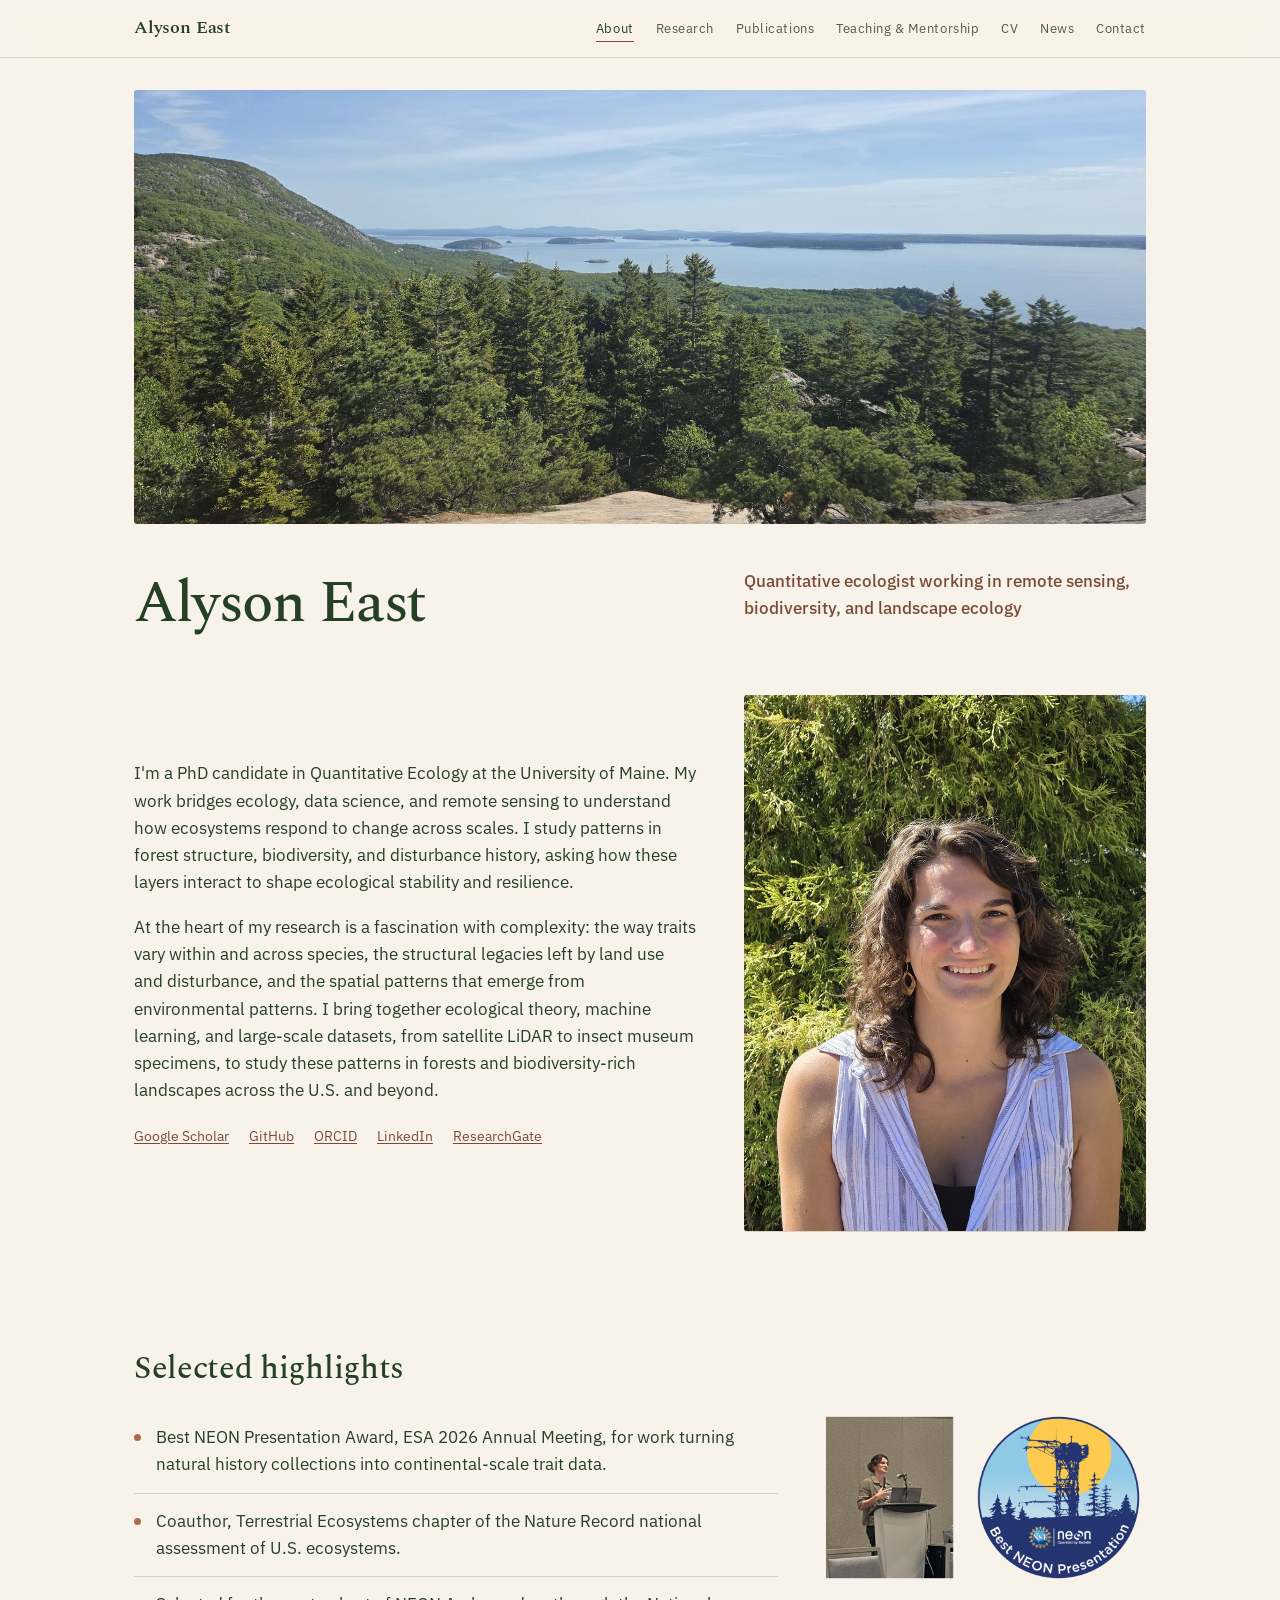
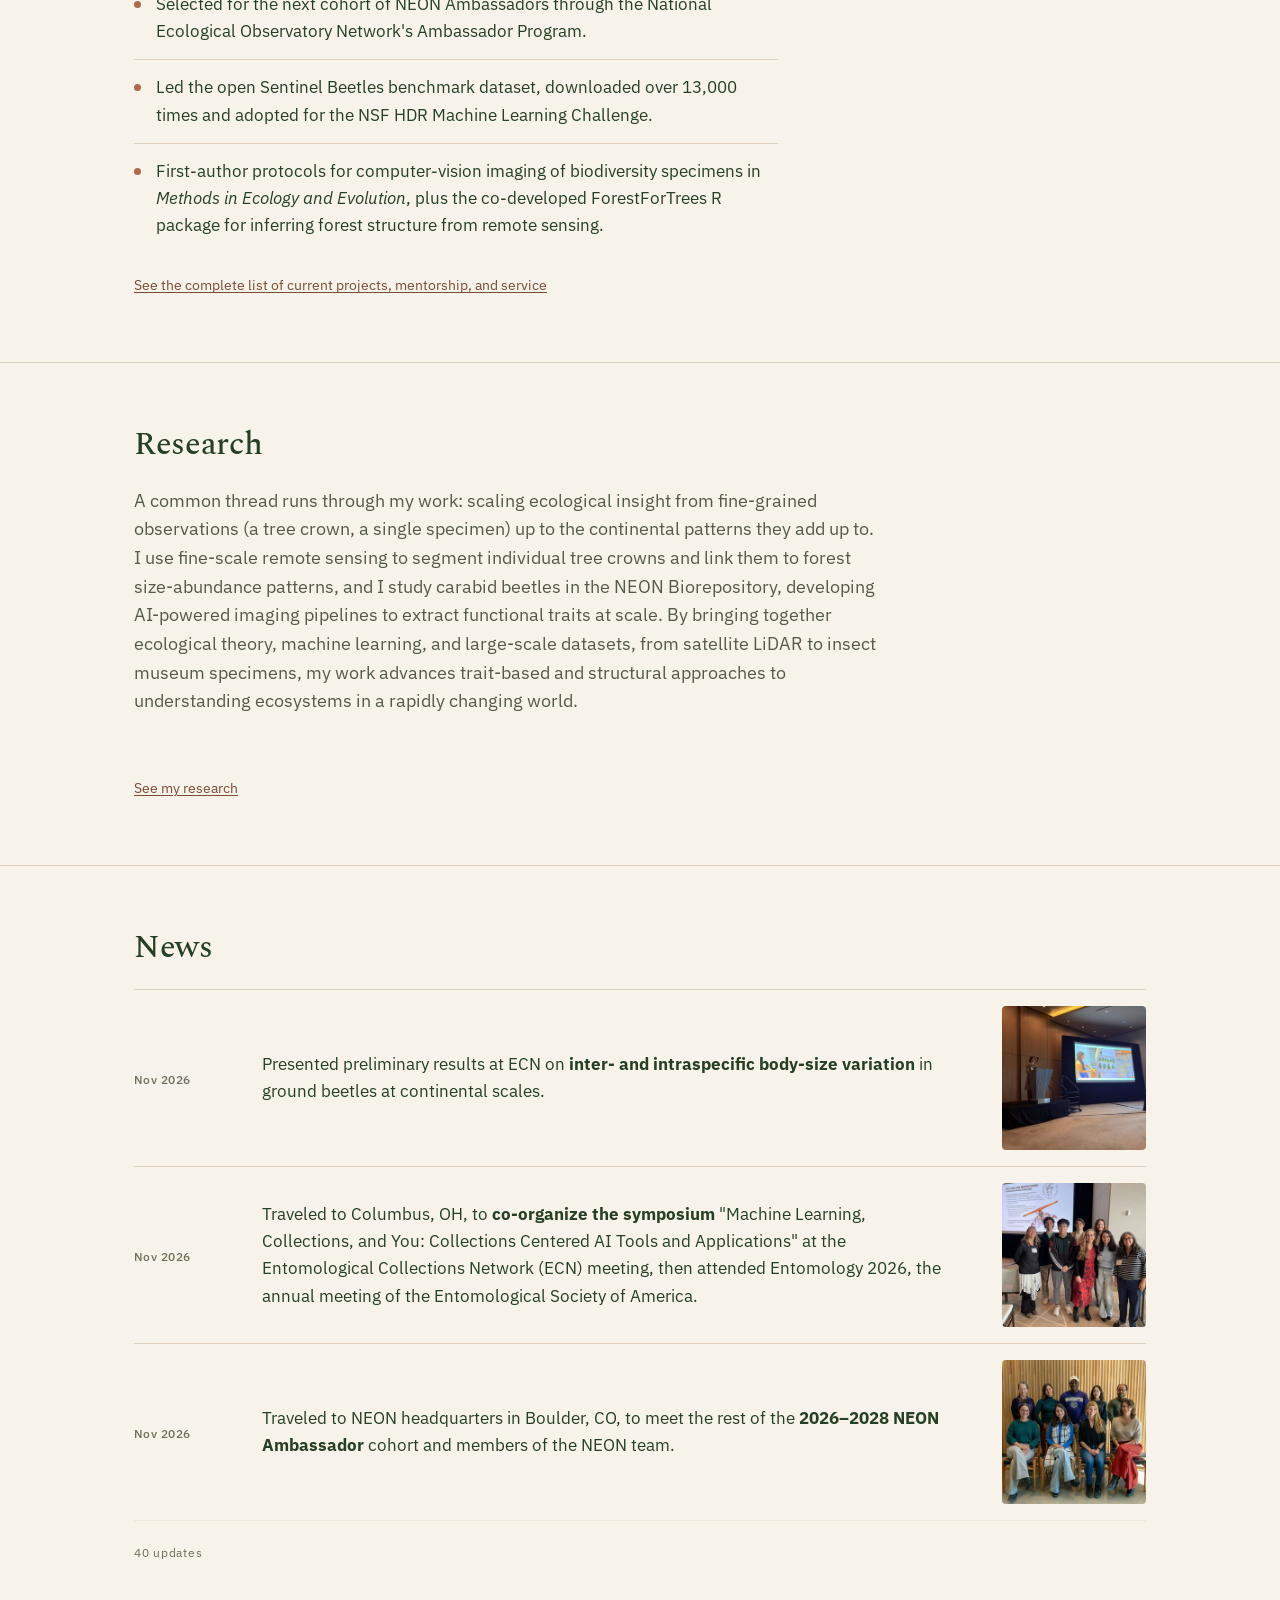
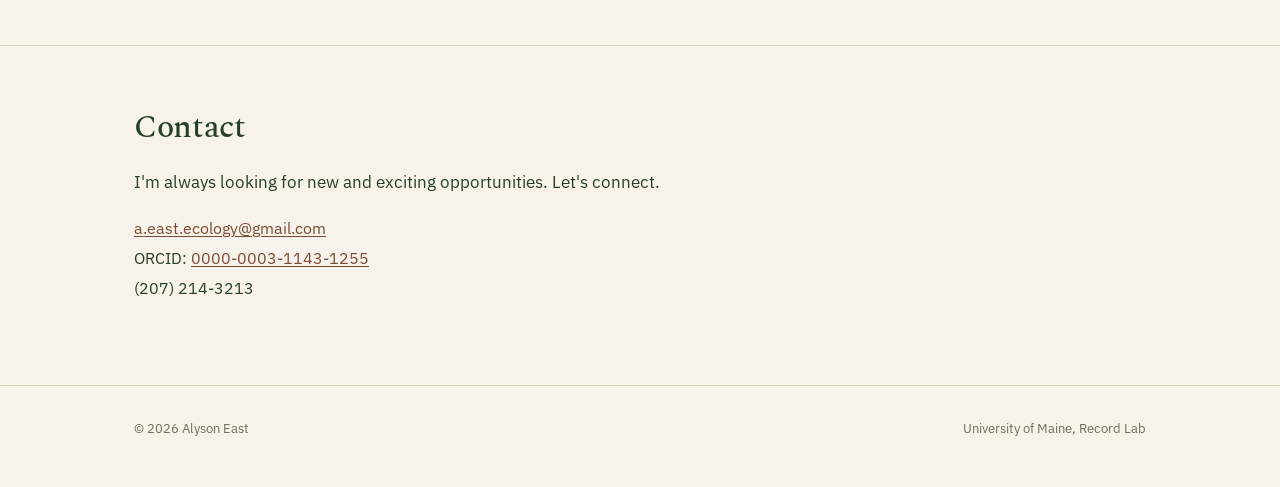
<file: index.html>
<!DOCTYPE html>
<html lang="en">
<head>
  <meta charset="utf-8">
  <meta name="viewport" content="width=device-width, initial-scale=1">
  <title>Alyson East, Quantitative Ecologist</title>
  <meta name="description" content="Alyson East is a PhD candidate in Quantitative Ecology at the University of Maine, bridging ecology, data science, and remote sensing to study how ecosystems respond to change across scales.">

  <meta property="og:type" content="website">
  <meta property="og:title" content="Alyson East, Quantitative Ecologist">
  <meta property="og:description" content="Bridging ecology, data science, and remote sensing to study how ecosystems respond to change across scales.">

  <link rel="preconnect" href="https://fonts.googleapis.com">
  <link rel="preconnect" href="https://fonts.gstatic.com" crossorigin>
  <link href="https://fonts.googleapis.com/css2?family=Spectral:ital,wght@0,400;0,500;0,600;1,400&family=IBM+Plex+Sans:wght@400;500;600&display=swap" rel="stylesheet">
  <link rel="stylesheet" href="style.css?v=2026-11-17">
  <script src="site.js"></script>
</head>
<body>
<a class="skip" href="#main">Skip to content</a>

<nav class="site-nav">
  <div class="wrap">
    <a class="brand" href="index.html">Alyson East</a>
    <div class="nav-links">
      <a href="#about" aria-current="page">About</a>
      <a href="research.html">Research</a>
      <a href="publications.html">Publications</a>
      <a href="teaching.html">Teaching & Mentorship</a>
      <a href="cv.html">CV</a>
      <a href="#news">News</a>
      <a href="#contact">Contact</a>
    </div>
  </div>
</nav>

<main id="main">

  <!-- ================= HERO / ABOUT =================
       Single-column by default. To show a photo beside the text, add
       assets/portrait.jpg to the repo and follow the two-column note in README.md. -->
  <header class="hero hero--banner" id="about">
    <!-- Wide banner above the bio. Hidden automatically if the image is missing. -->
    <div class="wrap">
      <img class="subhero-img hero-banner" src="assets/home-hero.jpg"
           alt="Spruce forest falling away from a granite summit in Acadia National Park, looking out over the sea and offshore islands"
           onerror="this.style.display='none'">
    </div>
    <div class="wrap hero-grid">
      <h1 class="hero-reveal">Alyson East</h1>
      <p class="role hero-reveal d1">Quantitative ecologist working in remote sensing, biodiversity, and landscape ecology</p>
      <div class="hero-reveal d2">
        <p>I'm a PhD candidate in Quantitative Ecology at the University of Maine. My work bridges
           ecology, data science, and remote sensing to understand how ecosystems respond to change
           across scales. I study patterns in forest structure, biodiversity, and disturbance history,
           asking how these layers interact to shape ecological stability and resilience.</p>
        <p>At the heart of my research is a fascination with complexity: the way traits vary within and
           across species, the structural legacies left by land use and disturbance, and the spatial
           patterns that emerge from environmental patterns. I bring together ecological theory,
           machine learning, and large-scale datasets, from satellite LiDAR to insect museum specimens,
           to study these patterns in forests and biodiversity-rich landscapes across the U.S. and beyond.</p>
        <ul class="links">
          <li><a href="https://scholar.google.com/citations?user=2fB4-EgAAAAJ&hl=en">Google Scholar</a></li>
          <li><a href="https://github.com/AlysonEast">GitHub</a></li>
          <li><a href="https://orcid.org/0000-0003-1143-1255">ORCID</a></li>
          <li><a href="https://www.linkedin.com/in/alyson-east/">LinkedIn</a></li>
          <li><a href="https://www.researchgate.net/profile/Alyson-East-2">ResearchGate</a></li>
        </ul>
      </div>
      <div><img class="hero-photo" src="assets/portrait.jpg" alt="Alyson East"
           onerror="this.style.display='none'"></div>
    </div>
  </header>

  <!-- ================= HIGHLIGHTS ================= -->
  <section id="highlights" class="rise">
    <div class="wrap">
      <h2>Selected highlights</h2>
      <div class="media-split">
      <ul class="highlights">
        <li>Best NEON Presentation Award, ESA 2026 Annual Meeting, for work turning natural history
            collections into continental-scale trait data.</li>
        <li>Coauthor, Terrestrial Ecosystems chapter of the Nature Record national assessment of U.S.
            ecosystems.</li>
        <li>Selected for the next cohort of NEON Ambassadors through the National Ecological
            Observatory Network's Ambassador Program.</li>
        <li>Led the open Sentinel Beetles benchmark dataset, downloaded over 13,000 times and adopted
            for the NSF HDR Machine Learning Challenge.</li>
        <li>First-author protocols for computer-vision imaging of biodiversity specimens in
            <em>Methods in Ecology and Evolution</em>, plus the co-developed ForestForTrees R package
            for inferring forest structure from remote sensing.</li>
      </ul>
      <figure class="media-split-photo">
        <img src="assets/home/neon-award.jpg" alt="Alyson East speaking at a podium at the 2026 ESA Annual Meeting, beside the Best NEON Presentation award badge"
             loading="lazy" decoding="async" onerror="this.style.display='none'">
      </figure>
      </div>
      <a class="section-link" href="cv.html">See the complete list of current projects, mentorship, and service</a>
    </div>
  </section>

  <!-- ================= RESEARCH STATEMENT =================
       One-paragraph overview. The projects and earlier work live on research.html. -->
  <section id="research" class="rise">
    <div class="wrap">
      <h2>Research</h2>
      <p class="lead research-lede narrow">A common thread runs through my work: scaling ecological
        insight from fine-grained observations (a tree crown, a single specimen) up to the continental
        patterns they add up to. I use fine-scale remote sensing to segment individual tree crowns and
        link them to forest size-abundance patterns, and I study carabid beetles in the NEON
        Biorepository, developing AI-powered imaging pipelines to extract functional traits at scale.
        By bringing together ecological theory, machine learning, and large-scale datasets, from
        satellite LiDAR to insect museum specimens, my work advances trait-based and structural
        approaches to understanding ecosystems in a rapidly changing world.</p>
      <a class="section-link" href="research.html">See my research</a>
    </div>
  </section>

  <!-- ================= NEWS =================
       One flat feed, newest first, each item carrying its own date.
       To add an update: copy one news-item article, set its date, and put it
       at the top of the list. The count below the panel is filled in by
       site.js, so it never needs editing. -->
  <section id="news" class="rise">
    <div class="wrap">
      <h2>News</h2>

      <div class="news scrollpanel" id="news-feed" tabindex="0" role="region" aria-label="News feed">
        <article class="news-item news-item--media">
          <div class="news-date">Nov 2026</div>
          <div><p>Presented preliminary results at ECN on <strong>inter- and intraspecific body-size
            variation</strong> in ground beetles at continental scales.</p></div>
          <img class="news-thumb" src="assets/news/2026-11-ecn-talk.jpg" alt="Alyson East presenting at a podium at ECN, beside a projected slide of beetle specimen imaging"
               loading="lazy" decoding="async" onerror="this.style.display='none'">
        </article>

        <article class="news-item news-item--media">
          <div class="news-date">Nov 2026</div>
          <div><p>Traveled to Columbus, OH, to <strong>co-organize the symposium</strong> "Machine Learning,
            Collections, and You: Collections Centered AI Tools and Applications" at the Entomological
            Collections Network (ECN) meeting, then attended Entomology 2026, the annual meeting of the
            Entomological Society of America.</p></div>
          <img class="news-thumb" src="assets/news/2026-11-ecn-symposium.jpg" alt="Organizers and speakers of the Machine Learning, Collections, and You symposium at ECN, standing in front of the projection screen"
               loading="lazy" decoding="async" onerror="this.style.display='none'">
        </article>

        <article class="news-item news-item--media">
          <div class="news-date">Nov 2026</div>
          <div><p>Traveled to NEON headquarters in Boulder, CO, to meet the rest of the
            <strong>2026–2028 NEON Ambassador</strong> cohort and members of the NEON team.</p></div>
          <img class="news-thumb" src="assets/news/2026-11-neon-boulder.jpg" alt="The 2026–2028 NEON Ambassador cohort seated and standing for a group photo at NEON headquarters in Boulder"
               loading="lazy" decoding="async" onerror="this.style.display='none'">
        </article>

        <article class="news-item news-item--media">
          <div class="news-date">Sept 2026</div>
          <div><p>Selected for the <a href="https://www.neonscience.org/impact/observatory-blog/meet-2026-2028-neon-ambassador-cohort">next cohort</a> of
            <strong>NEON Ambassadors</strong> through the National
            Ecological Observatory Network's Ambassador Program.</p></div>
          <img class="news-thumb" src="assets/news/2026-09-neon-ambassadors.jpg" alt="Headshots of the 2026–2028 NEON Ambassador cohort, Alyson East among them"
               loading="lazy" decoding="async" onerror="this.style.display='none'">
        </article>

        <article class="news-item">
          <div class="news-date">Sept 2026</div>
          <div><p>Accepted to <strong>co-organize and present</strong> in the symposium "Machine Learning,
            Collections, and You: Collections Centered AI Tools and Applications" at the Entomological
            Collections Network (ECN) meeting in Columbus, OH, alongside ESA's Entomology 2026
            conference (November 2026).</p></div>
        </article>

        <article class="news-item news-item--media">
          <div class="news-date">Aug 2026</div>
          <div><p>Our work using computer vision to extract trait data from NEON ground beetle collections
            received the <strong>Best NEON Presentation Award</strong> at the 2026 ESA Annual Meeting. The NEON "Data in
            Action" feature on the project is
            <a href="https://www.neonscience.org/impact/observatory-blog/can-ai-unlock-hidden-data-biological-collections">here</a>.</p></div>
          <img class="news-thumb" src="assets/news/2026-08-neon-award.jpg" alt="The Best NEON Presentation award badge: a NEON tower against a yellow sun above a forested horizon"
               loading="lazy" decoding="async" onerror="this.style.display='none'">
        </article>

        <article class="news-item news-item--media">
          <div class="news-date">Aug 2026</div>
          <div><p>Attended <a href="https://github.com/Imageomics/FloraPalooza-2026/wiki">FloraPalooza</a> in
            Columbus, Ohio, where we worked on mapping historic land-use history from images of trees.</p></div>
          <img class="news-thumb" src="assets/news/2026-08-florapalooza.jpg" alt="FloraPalooza participants gathered for a group photo under the trees"
               loading="lazy" decoding="async" onerror="this.style.display='none'">
        </article>

        <article class="news-item news-item--media">
          <div class="news-date">July 2026</div>
          <div><p>Delivered an <strong>invited symposium talk</strong> in
            <a href="https://planion.events/e/esa/am2026/sessions/818613/">Building an AI-Ready Ecology
            and Biodiversity Data Infrastructure for Science and Action</a> at the
            <a href="https://esa.org/saltlake2026/">ESA Annual Meeting in Salt Lake City</a>, UT
            (theme: Ecology in an Era of Uncertainty).</p></div>
          <img class="news-thumb" src="assets/news/2026-07-esa-symposium.jpg" alt="Alyson East speaking from a podium during the ESA symposium"
               loading="lazy" decoding="async" onerror="this.style.display='none'">
        </article>

        <article class="news-item news-item--media">
          <div class="news-date">July 2026</div>
          <div><p>Served as a <strong>panelist</strong> for Getting Into Graduate School and Finding the Right Program at the
            ESA Annual Meeting Career Central.</p></div>
          <img class="news-thumb" src="assets/news/2026-07-esa-career-central.jpg" alt="Alyson East seated at a conference table, from an ESA Annual Meeting feature"
               loading="lazy" decoding="async" onerror="this.style.display='none'">
        </article>

        <article class="news-item news-item--media">
          <div class="news-date">July 2026</div>
          <div><p>Attended the in-person <strong>all-author meeting for The Nature Record</strong> in Washington, DC, joining
            more than 100 contributing authors to work through public comments and National Academies
            review ahead of the final draft. The Nature Record is the first holistic assessment of U.S.
            lands, waters, and wildlife and the benefits they provide, launched in 2022 as the federal
            National Nature Assessment and carried forward independently by its authors after the federal
            effort ended in early 2025. I'm proud that our Chapter 8: Status, Trends, and Future
            Projections of Terrestrial Ecosystems in the US came through the National Academies review so
            strongly. The final assessment will be released online in fall 2026, with an MIT Press book
            to follow in 2027.</p></div>
          <img class="news-thumb" src="assets/news/2026-07-nature-record.jpg" alt="The Nature Record logo over layered, forested mountain ridges"
               loading="lazy" decoding="async" onerror="this.style.display='none'">
        </article>

        <article class="news-item news-item--media">
          <div class="news-date">June 2026</div>
          <div><p>Hosted OSU computer science undergraduate <strong>Nathan Cain</strong> in Maine for a collaborative work
            session and his first experience with ecological field work:
            <a href="https://flic.kr/s/aHBqjCYD6N">photos</a>.</p></div>
          <img class="news-thumb" src="assets/news/2026-06-nathan-cain.jpg" alt="Two people kneeling to plant tree seedlings through rows of black ground cloth in a Maine field"
               loading="lazy" decoding="async" onerror="this.style.display='none'">
        </article>

        <article class="news-item">
          <div class="news-date">June 2026</div>
          <div><p>The symposium Building an AI-Ready Ecology and Biodiversity Data Infrastructure for Science
            and Action was selected as a <strong>featured presentation</strong> in ESA's
            <a href="https://esa.org/blog/2026/06/25/media-tip-sheet-ai-in-ecology-at-esas-2026-annual-meeting/">media
            tip sheet</a> on AI in ecology at ESA's 2026 Annual Meeting, distributed to journalists
            ahead of the meeting.</p></div>
        </article>

        <article class="news-item">
          <div class="news-date">May 2026</div>
          <div><p><strong>Coauthored paper accepted</strong> in Methods in Ecology and Evolution:
            <a href="https://besjournals.onlinelibrary.wiley.com/doi/10.1111/2041-210x.70309">ForestForTrees:
            an R package to infer forest structure from remote sensing data</a>.</p></div>
        </article>

        <article class="news-item">
          <div class="news-date">May 2026</div>
          <div><p>Passed comprehensive exams and <strong>advanced to PhD candidacy</strong>, huge thank you to my committee:
            Sydne Record, Brian McGill, Jacquelyn Gill, Jonathan Knott, and Angela Mech.</p></div>
        </article>

        <article class="news-item news-item--media">
          <div class="news-date">Apr 2026</div>
          <div><p>Presented a poster and <strong>workshopped newly developed AI tools</strong> at the first
            <a href="https://imageomics.osu.edu/conference-main">Imageomics Conference 2026</a> in
            Columbus, Ohio.</p></div>
          <img class="news-thumb" src="assets/news/2026-04-imageomics-conference.jpg" alt="Participants assembling an imaging hardware kit at a workshop table covered in tools and wiring"
               loading="lazy" decoding="async" onerror="this.style.display='none'">
        </article>

        <article class="news-item news-item--media">
          <div class="news-date">Apr 2026</div>
          <div><p>Presented the <strong>NEON Virtual Challenge and awards</strong> at the
            <a href="https://www.farr-rcn.org/workshop26">FARR RCN Workshop 2026</a> in Washington, DC.</p></div>
          <img class="news-thumb" src="assets/news/2026-04-farr-workshop.jpg" alt="A speaker at a podium beneath projected illustrations of carabid beetles at the FARR RCN workshop"
               loading="lazy" decoding="async" onerror="this.style.display='none'">
        </article>

        <article class="news-item">
          <div class="news-date">Apr 2026</div>
          <div><p>Work from the National Ecological Observatory Network Virtual Challenge Hackathon was featured
            in the
            <a href="https://www.neonscience.org/impact/observatory-blog/neon-live-virtual-challenge-hackathon-brings-data-science-and-ecology-0">NEON
            Observatory Blog</a>.</p></div>
        </article>

        <article class="news-item">
          <div class="news-date">Apr 2026</div>
          <div><p>Contributed to an <strong>accepted paper</strong> at the
            <a href="https://iclr.cc/">International Conference on Learning Representations</a> on scalable
            trait annotation using machine learning
            (<a href="https://arxiv.org/pdf/2604.01619">paper</a>,
            <a href="https://osu-nlp-group.github.io/sae-trait-annotation/">project page</a>).</p></div>
        </article>

        <article class="news-item">
          <div class="news-date">Mar 2026</div>
          <div><p>Featured in <a href="https://www.nytimes.com/2026/03/05/climate/trump-nature-assessment.html">The
            New York Times</a> coverage of the <a href="https://naturerecord.org/">Nature Record</a>
            (formerly the U.S. National Nature Assessment), where I served as a <strong>coauthor</strong> on the chapter
            Terrestrial Ecosystems of the United States.</p></div>
        </article>

        <article class="news-item">
          <div class="news-date">Jan 2026</div>
          <div><p><strong>ORISE work published</strong> in Conservation Biology:
            <a href="https://conbio.onlinelibrary.wiley.com/doi/full/10.1111/cobi.70202">Comprehensive
            framework for assessing and optimizing existing research networks</a>.</p></div>
        </article>

        <article class="news-item news-item--media">
          <div class="news-date">Jan 2026</div>
          <div><p>Aly and Sydne traveled to the NEON Biorepository to finish data collection on the <strong>NEON
            Carabid dataset</strong> after nine months of work.</p></div>
          <img class="news-thumb" src="assets/news/2026-01-biorepository.jpg" alt="Alyson East and Sydne Record holding a drawer of pinned carabid beetles at the NEON Biorepository"
               loading="lazy" decoding="async" onerror="this.style.display='none'">
        </article>

        <article class="news-item">
          <div class="news-date">Dec 2025</div>
          <div><p><strong>Preliminary results</strong> from the dissertation chapter
            "<a href="https://agu.confex.com/agu/agu25/meetingapp.cgi/Paper/1958098">Multimodal crown
            segmentation across spatial resolutions</a>" presented at AGU 2025 in New Orleans.</p></div>
        </article>

        <article class="news-item">
          <div class="news-date">Oct 2025</div>
          <div><p>Passed my <strong>PhD dissertation proposal defense</strong>:
            <a href="https://video.maine.edu/media/Alyson+East+Proposal+10-20-25/1_z34ajimf/370924972">Scaling
            Ecological Insights</a>.</p></div>
        </article>

        <article class="news-item">
          <div class="news-date">Sept 2025</div>
          <div><p><strong>First dissertation chapter accepted</strong> in
            <a href="https://besjournals.onlinelibrary.wiley.com/doi/10.1111/2041-210X.70140">Methods in
            Ecology and Evolution</a>, presenting evidence-based protocols for computer-vision imaging of
            biodiversity specimens.</p></div>
        </article>

        <article class="news-item">
          <div class="news-date">Sept 2025</div>
          <div><p>The <a href="https://www.nsfhdr.org/mlchallenge">HDR Machine Learning Challenge</a> launched
            using a subset of Biorepository images.</p></div>
        </article>

        <article class="news-item">
          <div class="news-date">Aug 2025</div>
          <div><p>The "<strong>Beyond Beetle Bodysize</strong>" team presented final results and next steps for sparse
            autoencoder-identified traits at the Imageomics Funcapalooza workshop in Columbus, Ohio.</p></div>
        </article>

        <article class="news-item news-item--media">
          <div class="news-date">Aug 2025</div>
          <div><p>"Optimizing Image Capture for Computer Vision-Powered Taxonomic Identification and Trait
            Recognition of Biodiversity Specimens,"
            <a href="https://flic.kr/p/2roYvqJ">poster presentation at ESA</a>.</p></div>
          <img class="news-thumb" src="assets/news/2025-08-esa-poster.jpg" alt="Alyson East standing beside her ESA poster on optimizing image capture for computer vision"
               loading="lazy" decoding="async" onerror="this.style.display='none'">
        </article>

        <article class="news-item">
          <div class="news-date">Aug 2025</div>
          <div><p>Delivered an <strong>invited talk</strong> at the ESA Annual Meeting Career Central: Thriving in Grad School.
            See also <a href="https://www.connectivityandconservation.com/grad-school-resources">Kathleen
            Carroll's resources</a> developed for the original session.</p></div>
        </article>

        <article class="news-item">
          <div class="news-date">Aug 2025</div>
          <div><p><strong>Passed the chair seat</strong> to Cait Rottler at the Early Career Ecologists Section mixer at the ESA
            Annual Meeting in Baltimore, MD.</p></div>
        </article>

        <article class="news-item news-item--media">
          <div class="news-date">Aug 2025</div>
          <div><p>Accepted <strong>three section awards</strong> on behalf of the ESA Early Career Ecologists Section: Section of
            Merit, Innovative Leadership Structure, and Innovative Member Engagement.</p></div>
          <img class="news-thumb" src="assets/news/2025-08-ece-awards.jpg" alt="Members of the ESA Early Career Ecologists Section behind their booth table in Baltimore"
               loading="lazy" decoding="async" onerror="this.style.display='none'">
        </article>

        <article class="news-item">
          <div class="news-date">Aug 2025</div>
          <div><p>Represented early-career scientists at the <strong>ESA Governing Board</strong> meeting in Baltimore, MD.</p></div>
        </article>

        <article class="news-item news-item--media">
          <div class="news-date">June 2025</div>
          <div><p><strong>Co-organized</strong> the
            <a href="https://imageomics.osu.edu/news/2025/06/bring-data-funk-funcapalooza-2025-workshop-announced">Imageomics
            Funcapalooza</a> workshop, advancing machine-learning approaches for functional trait
            discovery in biodiversity science.</p></div>
          <img class="news-thumb" src="assets/news/2025-06-funcapalooza.jpg" alt="Funcapalooza workshop participants lined up on a staircase for a group photo"
               loading="lazy" decoding="async" onerror="this.style.display='none'">
        </article>

        <article class="news-item">
          <div class="news-date">June 2025</div>
          <div><p>Joined the <a href="https://weareunitedbynature.org/">United By Nature</a> Terrestrial chapter.</p></div>
        </article>

        <article class="news-item">
          <div class="news-date">June 2025</div>
          <div><p>"Fine-Grained Taxonomy with Vision Models: A Benchmark on Long-Tailed and Domain-Adaptive
            Classification" accepted to <strong>CV4Animals</strong>.</p></div>
        </article>

        <article class="news-item">
          <div class="news-date">June 2025</div>
          <div><p><a href="https://esajournals.onlinelibrary.wiley.com/doi/10.1002/bes2.70023">Early-Career
            Publishing and Reviewing: Pitfalls and Perspectives</a> published in ESA's Bulletin, a
            synthesis of survey results from ESA Early Career Ecologist Section members and a resulting
            discourse with the Editors in Chief of the ESA journals.</p></div>
        </article>

        <article class="news-item news-item--media">
          <div class="news-date">May 2025</div>
          <div><p><strong>Implemented imaging and automated processing workflows</strong> at the
            <a href="https://biorepo.neonscience.org/portal/index.php">NEON Biorepository</a> in Tempe,
            Arizona, training staff and scaling specimen digitization for carabid beetle collections
            (<a href="https://github.com/Imageomics/CarabidImaging">processing pipeline</a>).</p></div>
          <img class="news-thumb" src="assets/news/2025-05-biorepository-tempe.jpg" alt="Alyson East sliding a drawer of pinned beetles out of a specimen cabinet"
               loading="lazy" decoding="async" onerror="this.style.display='none'">
        </article>

        <article class="news-item news-item--media">
          <div class="news-date">Apr 2025</div>
          <div><p>Aly and <a href="https://smrayeed.github.io/">Rayeed</a> presented <strong>final results from the beetle-intake work</strong> at the <a href="https://imageomics.osu.edu/allhands">Imageomics all-hands</a>
            meeting in Columbus, Ohio.</p></div>
          <img class="news-thumb" src="assets/news/2025-04-imageomics-all-hands.jpg" alt="Alyson East presenting beetle imaging results to the Imageomics all-hands meeting"
               loading="lazy" decoding="async" onerror="this.style.display='none'">
        </article>

        <article class="news-item news-item--media">
          <div class="news-date">Jan 2025</div>
          <div><p>The <strong>AI and Ecology course</strong> spent three weeks in Hawaii; the beetle-intake group imaged the
            entire collection of Hawaiian beetles pinned at the
            <a href="https://www.neonscience.org/field-sites/puum">Pu'u Maka'ala Natural Area Reserve NEON
            site</a>.</p></div>
          <img class="news-thumb" src="assets/news/2025-01-hawaii-course.jpg" alt="Course participants in high-visibility vests hiking through shrubby lava-flow forest in Hawaii"
               loading="lazy" decoding="async" onerror="this.style.display='none'">
        </article>

        <article class="news-item news-item--media">
          <div class="news-date">Jan 2025</div>
          <div><p><strong>Field day</strong> assisting the bioacoustics crew, collecting SIM cards from audio recorders in kīpuka
            forest patches to assess variation in bird vocals by localized community divergence.</p></div>
          <img class="news-thumb" src="assets/news/2025-01-bioacoustics.jpg" alt="A field crew member among flowering ʻōhiʻa lehua on a lava flow"
               loading="lazy" decoding="async" onerror="this.style.display='none'">
        </article>

        <article class="news-item news-item--media">
          <div class="news-date">Sept 2024</div>
          <div><p>Moved back to the University of Maine, Orono, to <strong>begin my PhD</strong> in the
            <a href="https://sites.google.com/maine.edu/record-lab">Record Lab</a>.</p></div>
          <img class="news-thumb" src="assets/news/2024-09-umaine.jpg" alt="A brick campus building across a sunny lawn at the University of Maine"
               loading="lazy" decoding="async" onerror="this.style.display='none'">
        </article>

      </div>
      <p class="scrollpanel-count" data-count-of=".news-item" data-count-noun="updates">37 updates</p>
    </div>
  </section>

  <!-- ================= CONTACT ================= -->
  <section id="contact" class="contact rise">
    <div class="wrap">
      <h2>Contact</h2>
      <p>I'm always looking for new and exciting opportunities. Let's connect.</p>
      <p class="lines">
        <a href="mailto:a.east.ecology@gmail.com">a.east.ecology@gmail.com</a><br>
        ORCID: <a href="https://orcid.org/0000-0003-1143-1255">0000-0003-1143-1255</a><br>
        (207) 214-3213
      </p>
    </div>
  </section>

</main>

<footer>
  <div class="wrap">
    <span>&copy; <span id="year"></span> Alyson East</span>
    <span>University of Maine, Record Lab</span>
  </div>
</footer>
</body>
</html>
</file>
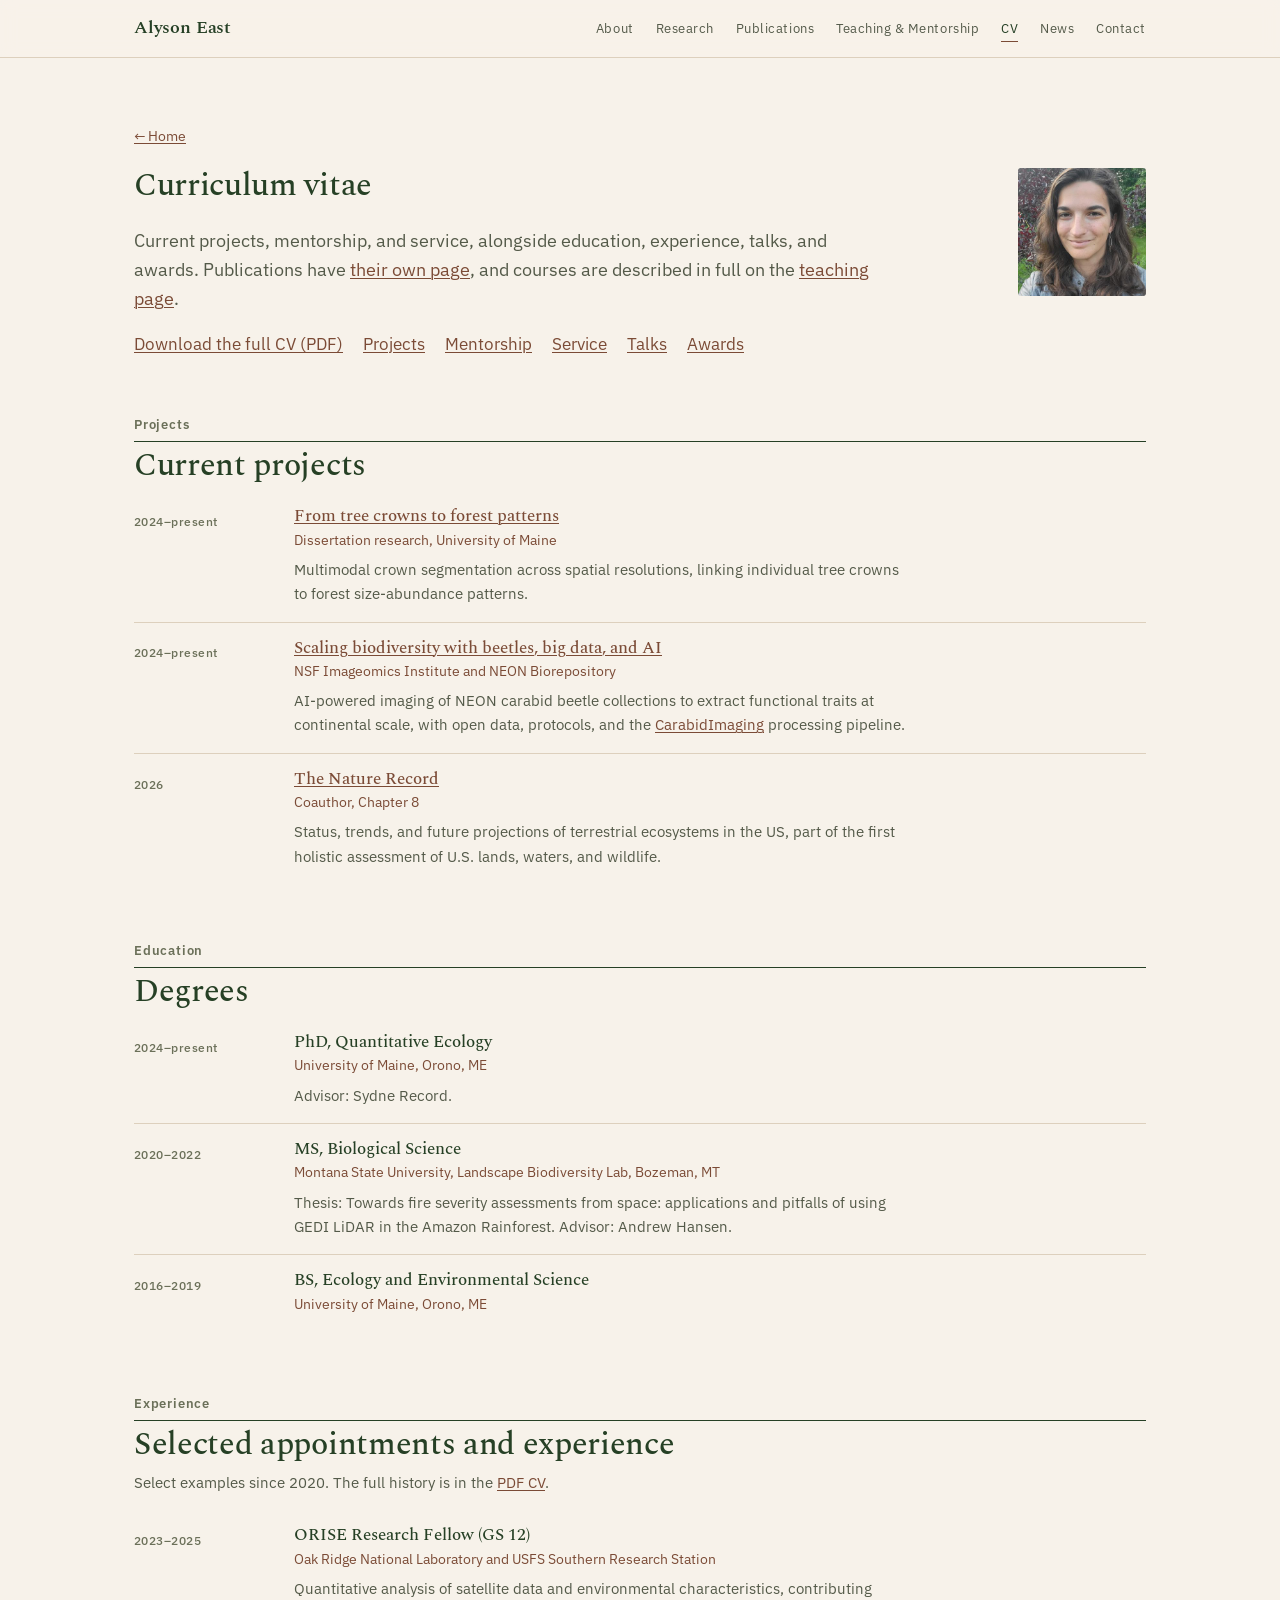
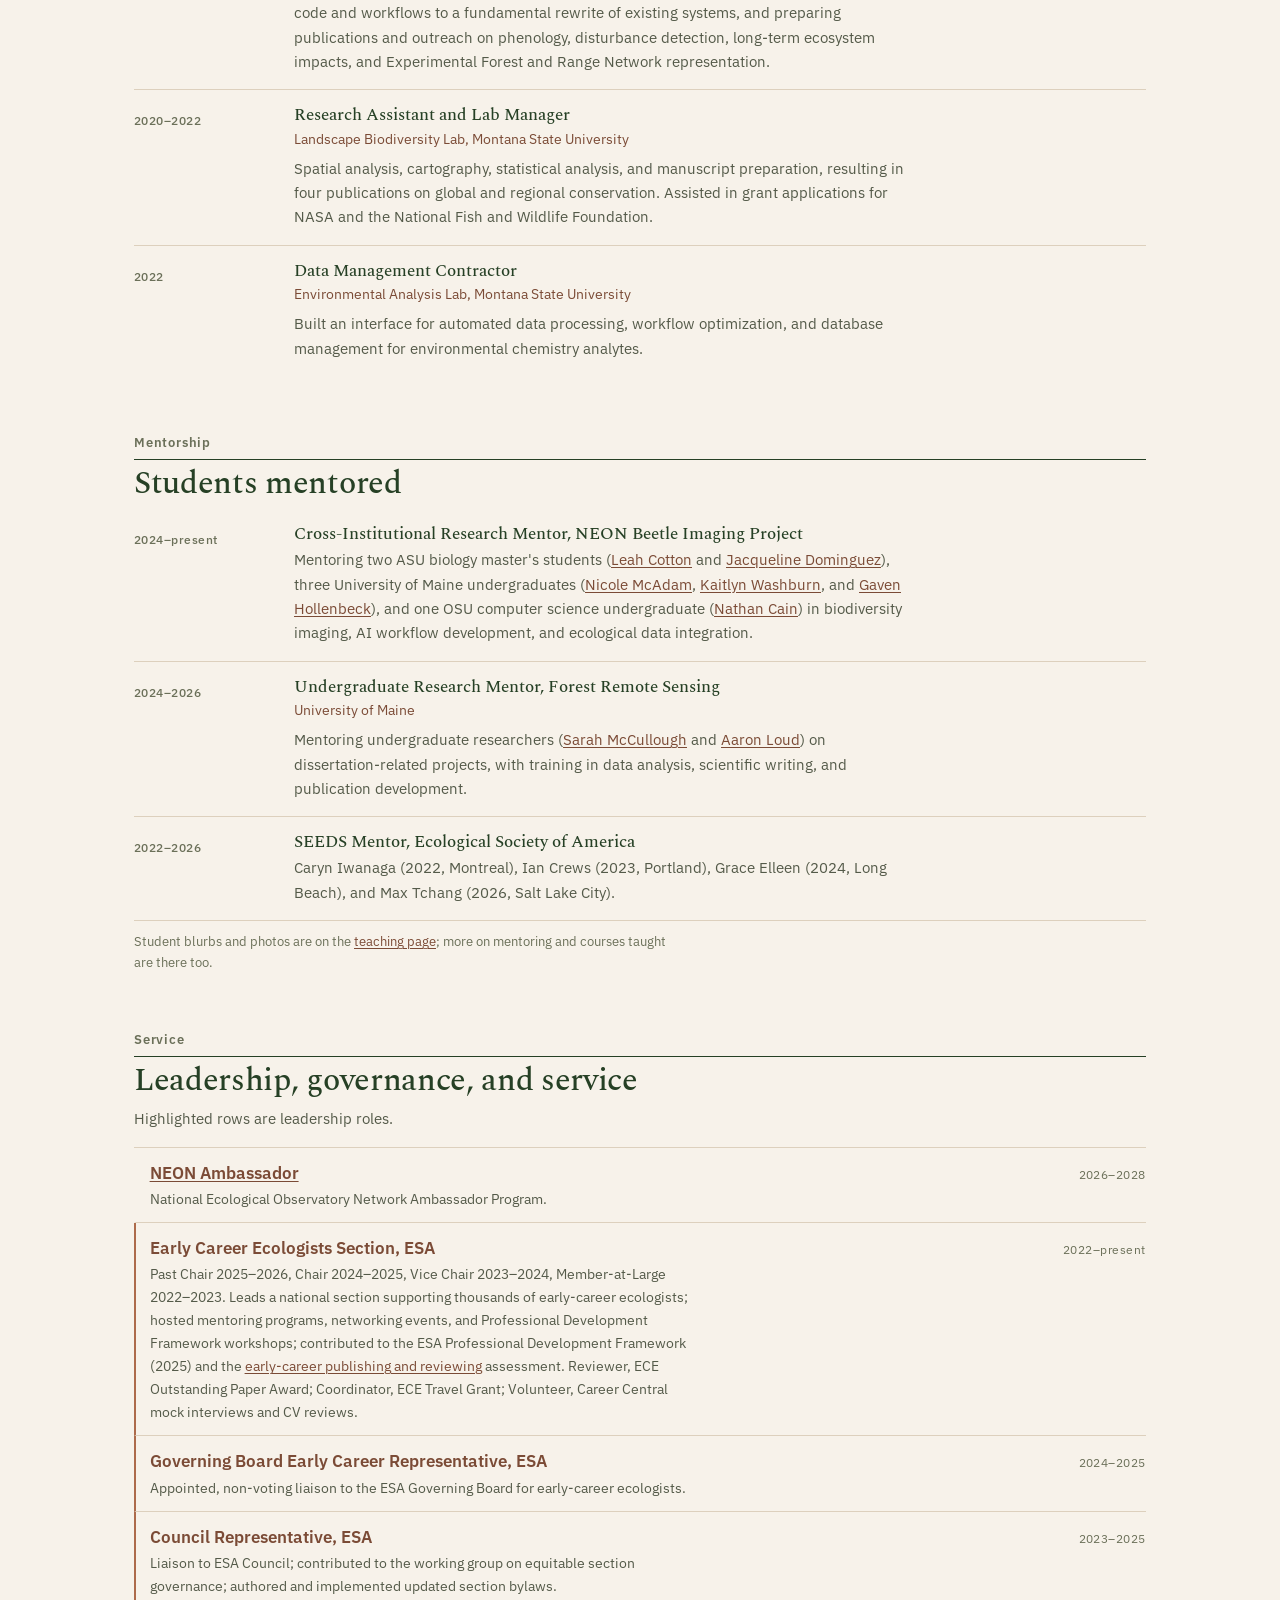
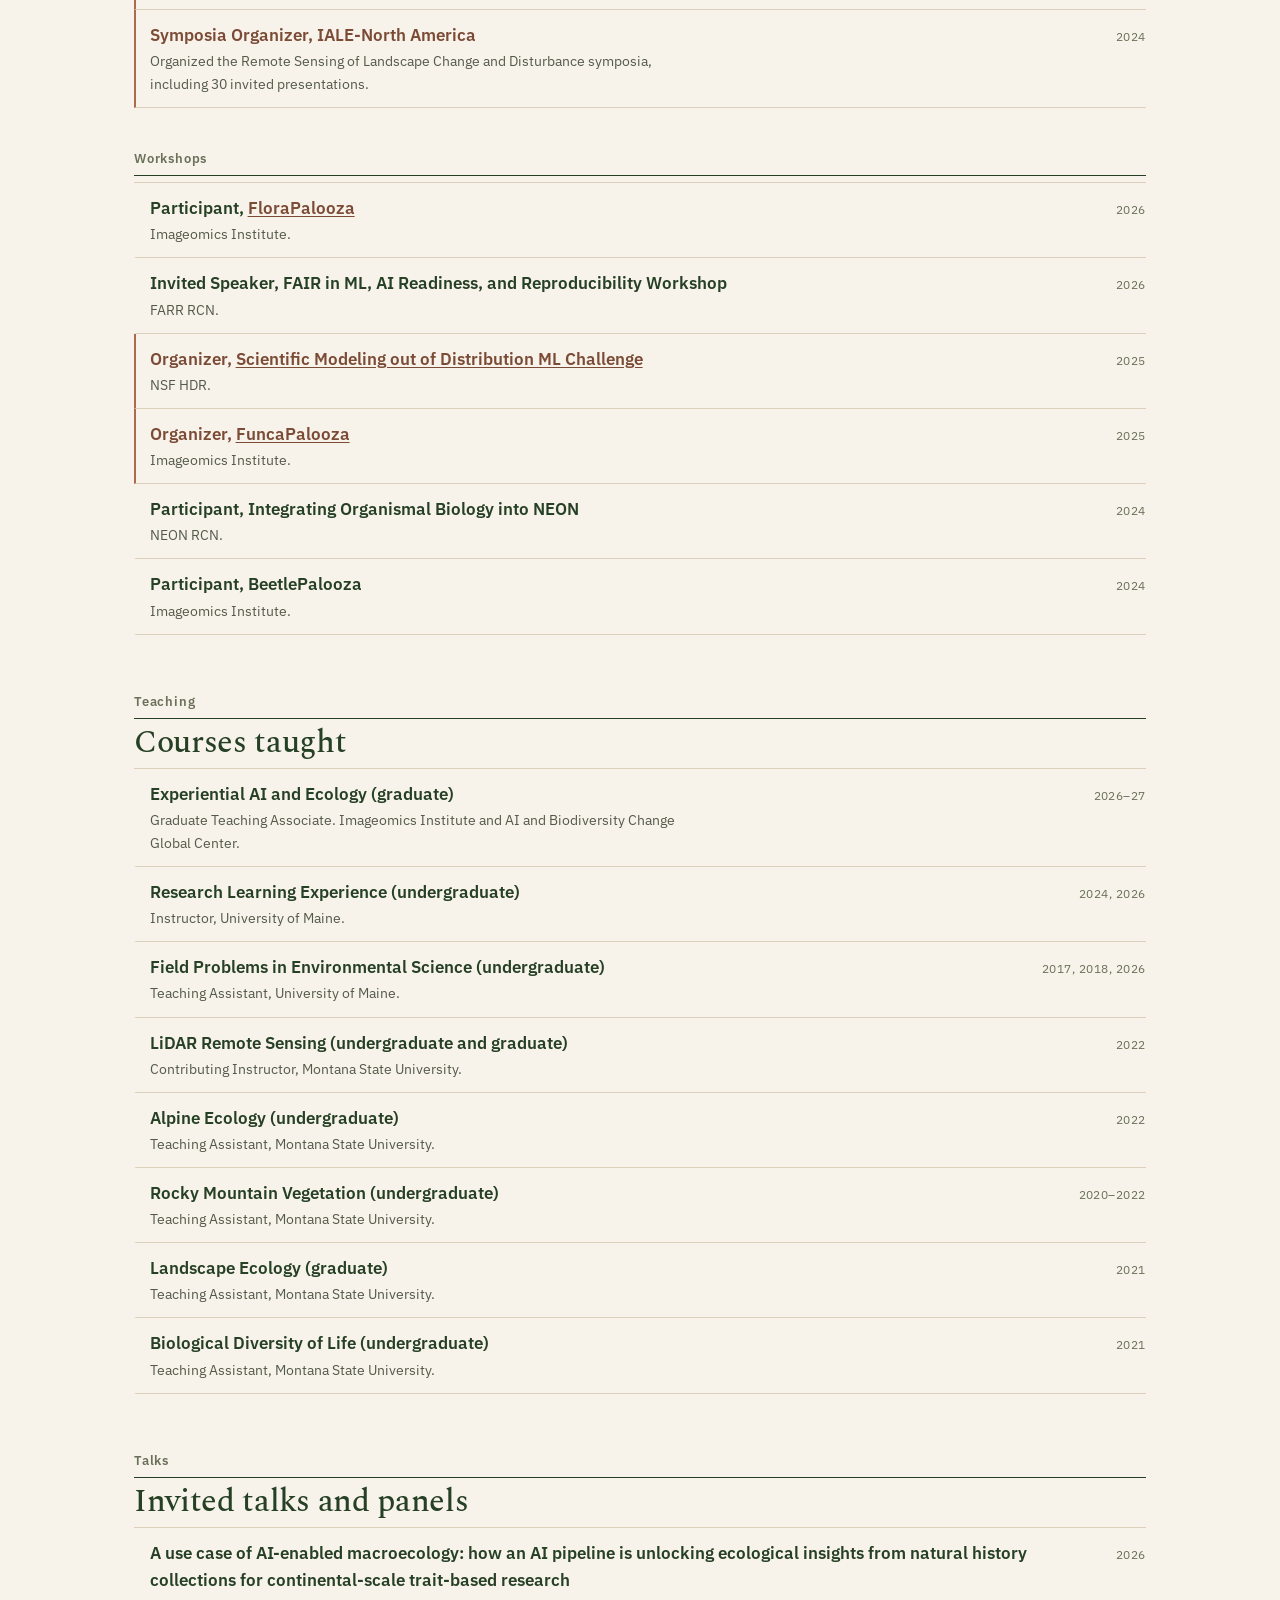
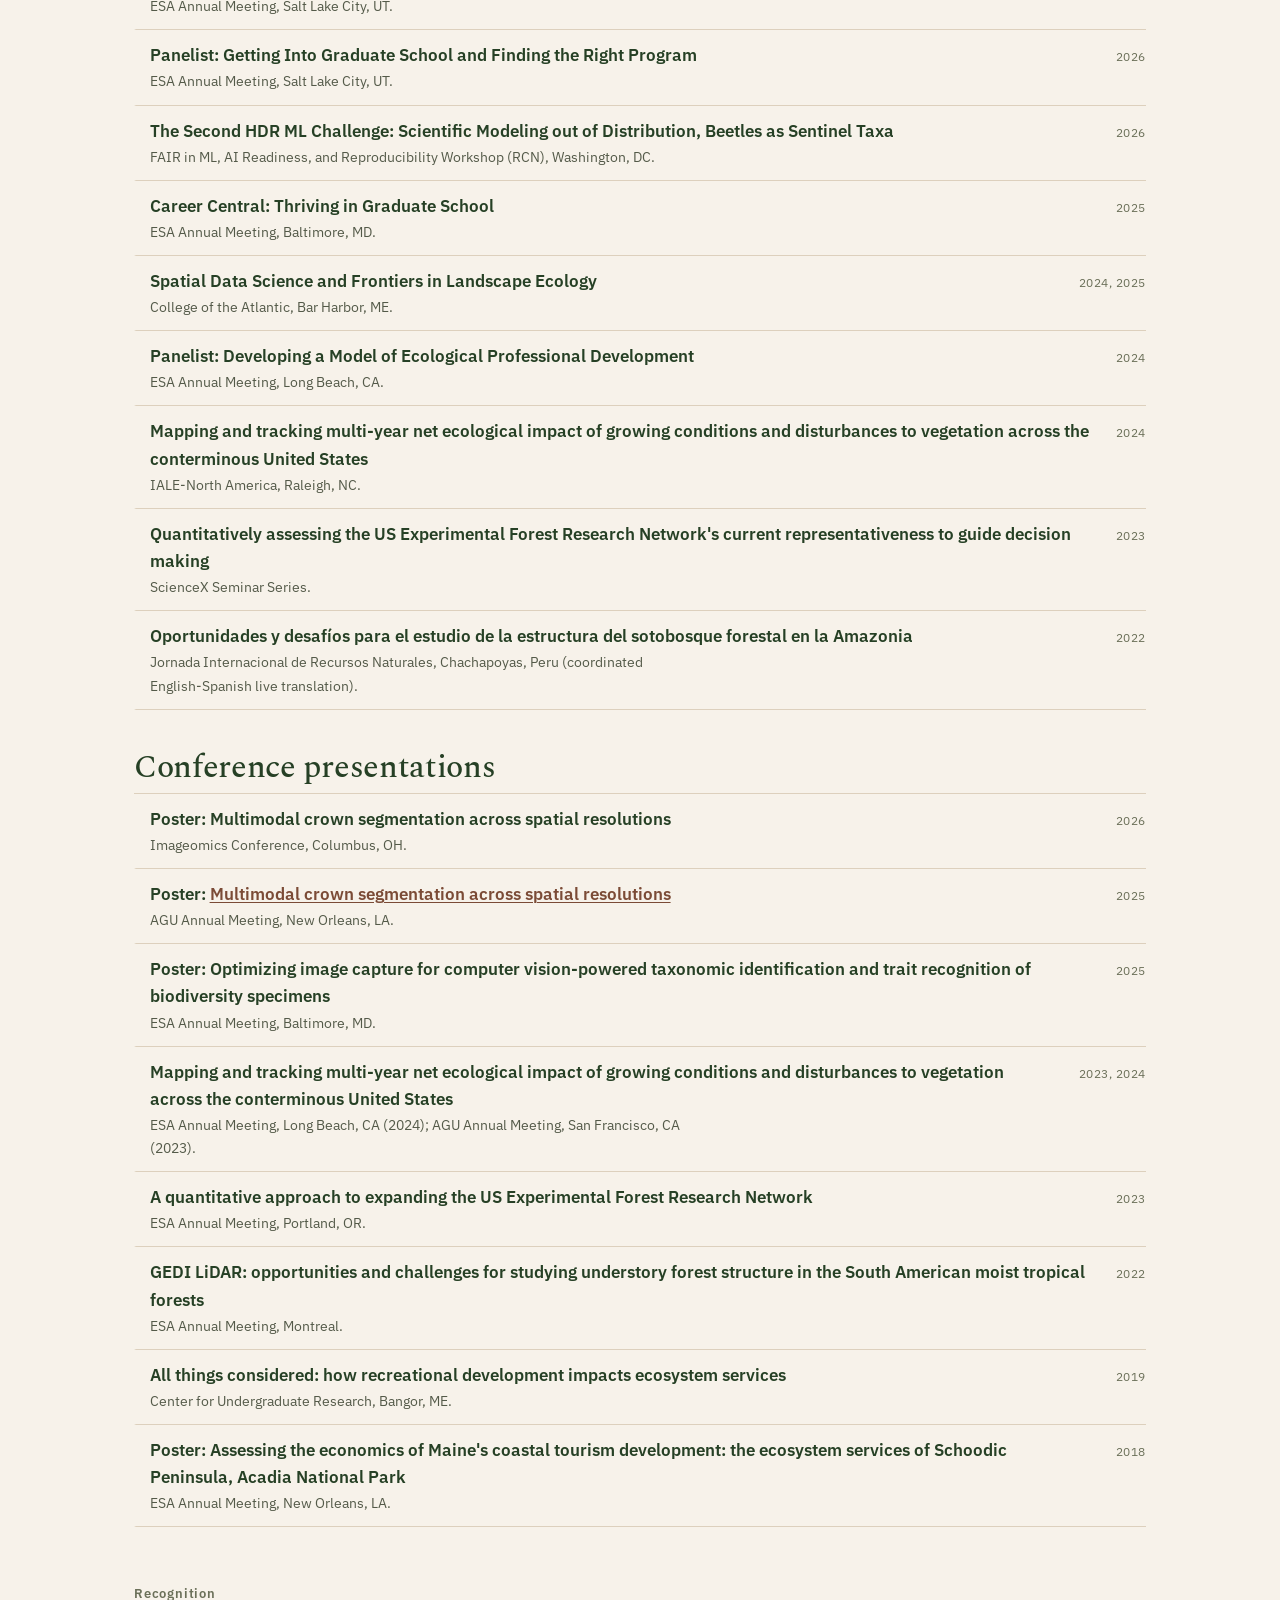
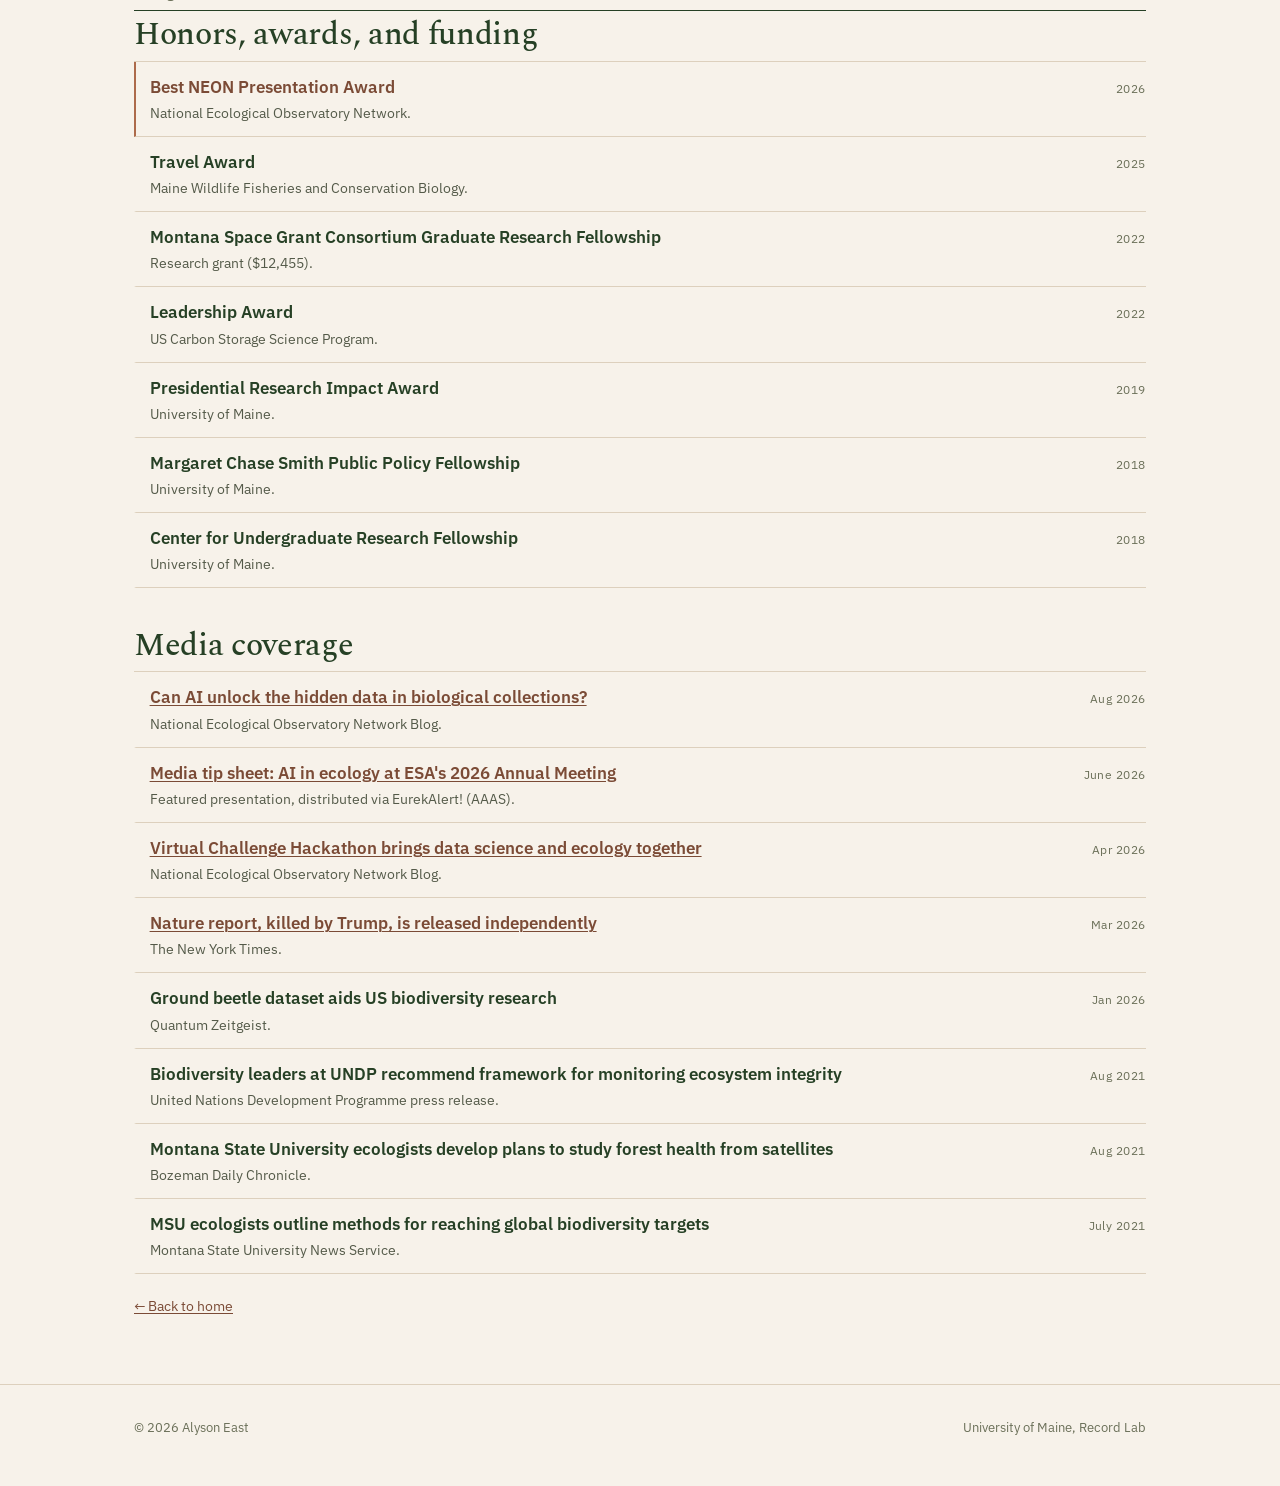
<file: cv.html>
<!DOCTYPE html>
<html lang="en">
<head>
  <meta charset="utf-8">
  <meta name="viewport" content="width=device-width, initial-scale=1">
  <title>CV, Alyson East</title>
  <meta name="description" content="Curriculum vitae of Alyson East: current projects, education, experience, mentorship, leadership and service, talks, and awards.">
  <link rel="preconnect" href="https://fonts.googleapis.com">
  <link rel="preconnect" href="https://fonts.gstatic.com" crossorigin>
  <link href="https://fonts.googleapis.com/css2?family=Spectral:ital,wght@0,400;0,500;0,600;1,400&family=IBM+Plex+Sans:wght@400;500;600&display=swap" rel="stylesheet">
  <link rel="stylesheet" href="style.css?v=2026-11-17">
  <script src="site.js"></script>
</head>
<body>
<a class="skip" href="#main">Skip to content</a>

<nav class="site-nav">
  <div class="wrap">
    <a class="brand" href="index.html">Alyson East</a>
    <div class="nav-links">
      <a href="index.html#about">About</a>
      <a href="research.html">Research</a>
      <a href="publications.html">Publications</a>
      <a href="teaching.html">Teaching & Mentorship</a>
      <a href="cv.html" aria-current="page">CV</a>
      <a href="index.html#news">News</a>
      <a href="index.html#contact">Contact</a>
    </div>
  </div>
</nav>

<!-- Mirrors East_CV_October2026.pdf (served as assets/cv.pdf). Newest first in every
     group. To add a row, copy a .cv-entry or a .cv-records <li>. Add class="hl" to a
     .cv-records <li> to mark a leadership role or major contribution. -->
<main id="main">
  <section>
    <div class="wrap">
      <a class="backlink" href="index.html">&larr; Home</a>
      <div class="cv-head">
        <div>
          <h2>Curriculum vitae</h2>
          <p class="lead narrow">Current projects, mentorship, and service, alongside education,
            experience, talks, and awards. Publications have <a href="publications.html">their own
            page</a>, and courses are described in full on the <a href="teaching.html">teaching page</a>.</p>
        </div>
        <img class="cv-portrait" src="assets/cv-portrait.jpg" alt="Alyson East"
             onerror="this.style.display='none'">
      </div>
      <p class="cv-intro">
        <a href="assets/cv.pdf">Download the full CV (PDF)</a>
        <a href="#projects">Projects</a>
        <a href="#mentorship">Mentorship</a>
        <a href="#service">Service</a>
        <a href="#talks">Talks</a>
        <a href="#awards">Awards</a>
      </p>

      <!-- ===== Current projects ===== -->
      <div class="cv-group" id="projects">
        <div class="te-institution">Projects</div>
        <h2>Current projects</h2>
        <div class="cv-entry">
          <div class="cv-date">2024–present</div>
          <div>
            <h3><a href="research-forest-scaling.html">From tree crowns to forest patterns</a></h3>
            <div class="role-line">Dissertation research, University of Maine</div>
            <p>Multimodal crown segmentation across spatial resolutions, linking individual tree crowns
              to forest size-abundance patterns.</p>
          </div>
        </div>
        <div class="cv-entry">
          <div class="cv-date">2024–present</div>
          <div>
            <h3><a href="research-beetles.html">Scaling biodiversity with beetles, big data, and AI</a></h3>
            <div class="role-line">NSF Imageomics Institute and NEON Biorepository</div>
            <p>AI-powered imaging of NEON carabid beetle collections to extract functional traits at
              continental scale, with open data, protocols, and the
              <a href="https://github.com/Imageomics/CarabidImaging">CarabidImaging</a> processing pipeline.</p>
          </div>
        </div>
        <div class="cv-entry">
          <div class="cv-date">2026</div>
          <div>
            <h3><a href="https://naturerecord.org/">The Nature Record</a></h3>
            <div class="role-line">Coauthor, Chapter 8</div>
            <p>Status, trends, and future projections of terrestrial ecosystems in the US, part of the
              first holistic assessment of U.S. lands, waters, and wildlife.</p>
          </div>
        </div>
      </div>

      <!-- ===== Education ===== -->
      <div class="cv-group" id="education">
        <div class="te-institution">Education</div>
        <h2>Degrees</h2>
        <div class="cv-entry">
          <div class="cv-date">2024–present</div>
          <div>
            <h3>PhD, Quantitative Ecology</h3>
            <div class="role-line">University of Maine, Orono, ME</div>
            <p>Advisor: Sydne Record.</p>
          </div>
        </div>
        <div class="cv-entry">
          <div class="cv-date">2020–2022</div>
          <div>
            <h3>MS, Biological Science</h3>
            <div class="role-line">Montana State University, Landscape Biodiversity Lab, Bozeman, MT</div>
            <p>Thesis: Towards fire severity assessments from space: applications and pitfalls of using
              GEDI LiDAR in the Amazon Rainforest. Advisor: Andrew Hansen.</p>
          </div>
        </div>
        <div class="cv-entry">
          <div class="cv-date">2016–2019</div>
          <div>
            <h3>BS, Ecology and Environmental Science</h3>
            <div class="role-line">University of Maine, Orono, ME</div>
          </div>
        </div>
      </div>

      <!-- ===== Experience ===== -->
      <div class="cv-group" id="experience">
        <div class="te-institution">Experience</div>
        <h2>Selected appointments and experience</h2>
        <p class="cv-sub">Select examples since 2020. The full history is in the
          <a href="assets/cv.pdf">PDF CV</a>.</p>
        <div class="cv-entry">
          <div class="cv-date">2023–2025</div>
          <div>
            <h3>ORISE Research Fellow (GS 12)</h3>
            <div class="role-line">Oak Ridge National Laboratory and USFS Southern Research Station</div>
            <p>Quantitative analysis of satellite data and environmental characteristics, contributing
              code and workflows to a fundamental rewrite of existing systems, and preparing publications
              and outreach on phenology, disturbance detection, long-term ecosystem impacts, and
              Experimental Forest and Range Network representation.</p>
          </div>
        </div>
        <div class="cv-entry">
          <div class="cv-date">2020–2022</div>
          <div>
            <h3>Research Assistant and Lab Manager</h3>
            <div class="role-line">Landscape Biodiversity Lab, Montana State University</div>
            <p>Spatial analysis, cartography, statistical analysis, and manuscript preparation, resulting
              in four publications on global and regional conservation. Assisted in grant applications
              for NASA and the National Fish and Wildlife Foundation.</p>
          </div>
        </div>
        <div class="cv-entry">
          <div class="cv-date">2022</div>
          <div>
            <h3>Data Management Contractor</h3>
            <div class="role-line">Environmental Analysis Lab, Montana State University</div>
            <p>Built an interface for automated data processing, workflow optimization, and database
              management for environmental chemistry analytes.</p>
          </div>
        </div>
      </div>

      <!-- ===== Mentorship ===== -->
      <div class="cv-group" id="mentorship">
        <div class="te-institution">Mentorship</div>
        <h2>Students mentored</h2>
        <div class="cv-entry">
          <div class="cv-date">2024–present</div>
          <div>
            <h3>Cross-Institutional Research Mentor, NEON Beetle Imaging Project</h3>
            <p>Mentoring two ASU biology master's students (<a href="teaching.html#leah-cotton">Leah
              Cotton</a> and <a href="teaching.html#jacqueline-dominguez">Jacqueline Dominguez</a>), three
              University of Maine undergraduates (<a href="teaching.html#nicole-mcadam">Nicole
              McAdam</a>, <a href="teaching.html#kaitlyn-washburn">Kaitlyn Washburn</a>, and
              <a href="teaching.html#gaven-hollenbeck">Gaven Hollenbeck</a>), and one OSU computer science
              undergraduate (<a href="teaching.html#nathan-cain">Nathan Cain</a>) in biodiversity imaging,
              AI workflow development, and ecological data integration.</p>
          </div>
        </div>
        <div class="cv-entry">
          <div class="cv-date">2024–2026</div>
          <div>
            <h3>Undergraduate Research Mentor, Forest Remote Sensing</h3>
            <div class="role-line">University of Maine</div>
            <p>Mentoring undergraduate researchers (<a href="teaching.html#sarah-mccullough">Sarah
              McCullough</a> and <a href="teaching.html#aaron-loud">Aaron Loud</a>) on dissertation-related
              projects, with training in data analysis, scientific writing, and publication
              development.</p>
          </div>
        </div>
        <div class="cv-entry">
          <div class="cv-date">2022–2026</div>
          <div>
            <h3>SEEDS Mentor, Ecological Society of America</h3>
            <p>Caryn Iwanaga (2022, Montreal), Ian Crews (2023, Portland), Grace Elleen (2024, Long
              Beach), and Max Tchang (2026, Salt Lake City).</p>
          </div>
        </div>
        <p class="cv-note">Student blurbs and photos are on the <a href="teaching.html">teaching page</a>;
          more on mentoring and courses taught are there too.</p>
      </div>

      <!-- ===== Leadership & service ===== -->
      <div class="cv-group" id="service">
        <div class="te-institution">Service</div>
        <h2>Leadership, governance, and service</h2>
        <p class="cv-sub">Highlighted rows are leadership roles.</p>
        <ul class="cv-records">
          <li><div><span class="name"><a href="https://www.neonscience.org/impact/observatory-blog/meet-2026-2028-neon-ambassador-cohort">NEON Ambassador</a></span>
            <span class="detail">National Ecological Observatory Network Ambassador Program.</span></div>
            <span class="when">2026–2028</span></li>
          <li class="hl"><div><span class="name">Early Career Ecologists Section, ESA</span>
            <span class="detail">Past Chair 2025–2026, Chair 2024–2025, Vice Chair 2023–2024,
              Member-at-Large 2022–2023. Leads a national section supporting thousands of early-career
              ecologists; hosted mentoring programs, networking events, and Professional Development
              Framework workshops; contributed to the ESA Professional Development Framework (2025) and the
              <a href="https://esajournals.onlinelibrary.wiley.com/doi/10.1002/bes2.70023">early-career
              publishing and reviewing</a> assessment. Reviewer, ECE Outstanding Paper Award;
              Coordinator, ECE Travel Grant; Volunteer, Career Central mock interviews and CV
              reviews.</span></div>
            <span class="when">2022–present</span></li>
          <li class="hl"><div><span class="name">Governing Board Early Career Representative, ESA</span>
            <span class="detail">Appointed, non-voting liaison to the ESA Governing Board for early-career
              ecologists.</span></div>
            <span class="when">2024–2025</span></li>
          <li class="hl"><div><span class="name">Council Representative, ESA</span>
            <span class="detail">Liaison to ESA Council; contributed to the working group on equitable
              section governance; authored and implemented updated section bylaws.</span></div>
            <span class="when">2023–2025</span></li>
          <li class="hl"><div><span class="name">Symposia Organizer, IALE-North America</span>
            <span class="detail">Organized the Remote Sensing of Landscape Change and Disturbance
              symposia, including 30 invited presentations.</span></div>
            <span class="when">2024</span></li>
        </ul>

        <div class="te-institution" style="margin-top:40px;">Workshops</div>
        <ul class="cv-records">
          <li><div><span class="name">Participant, <a href="https://github.com/Imageomics/FloraPalooza-2026/wiki">FloraPalooza</a></span>
            <span class="detail">Imageomics Institute.</span></div><span class="when">2026</span></li>
          <li><div><span class="name">Invited Speaker, FAIR in ML, AI Readiness, and Reproducibility Workshop</span>
            <span class="detail">FARR RCN.</span></div><span class="when">2026</span></li>
          <li class="hl"><div><span class="name">Organizer, <a href="https://www.nsfhdr.org/mlchallenge">Scientific Modeling out of Distribution ML Challenge</a></span>
            <span class="detail">NSF HDR.</span></div><span class="when">2025</span></li>
          <li class="hl"><div><span class="name">Organizer, <a href="https://imageomics.osu.edu/news/2025/06/bring-data-funk-funcapalooza-2025-workshop-announced">FuncaPalooza</a></span>
            <span class="detail">Imageomics Institute.</span></div><span class="when">2025</span></li>
          <li><div><span class="name">Participant, Integrating Organismal Biology into NEON</span>
            <span class="detail">NEON RCN.</span></div><span class="when">2024</span></li>
          <li><div><span class="name">Participant, BeetlePalooza</span>
            <span class="detail">Imageomics Institute.</span></div><span class="when">2024</span></li>
        </ul>
      </div>

      <!-- ===== Teaching (summary; full descriptions on teaching.html) ===== -->
      <div class="cv-group" id="teaching">
        <div class="te-institution">Teaching</div>
        <h2>Courses taught</h2>
        <ul class="cv-records">
          <li><div><span class="name">Experiential AI and Ecology (graduate)</span>
            <span class="detail">Graduate Teaching Associate. Imageomics Institute and AI and Biodiversity
              Change Global Center.</span></div><span class="when">2026–27</span></li>
          <li><div><span class="name">Research Learning Experience (undergraduate)</span>
            <span class="detail">Instructor, University of Maine.</span></div><span class="when">2024, 2026</span></li>
          <li><div><span class="name">Field Problems in Environmental Science (undergraduate)</span>
            <span class="detail">Teaching Assistant, University of Maine.</span></div><span class="when">2017, 2018, 2026</span></li>
          <li><div><span class="name">LiDAR Remote Sensing (undergraduate and graduate)</span>
            <span class="detail">Contributing Instructor, Montana State University.</span></div><span class="when">2022</span></li>
          <li><div><span class="name">Alpine Ecology (undergraduate)</span>
            <span class="detail">Teaching Assistant, Montana State University.</span></div><span class="when">2022</span></li>
          <li><div><span class="name">Rocky Mountain Vegetation (undergraduate)</span>
            <span class="detail">Teaching Assistant, Montana State University.</span></div><span class="when">2020–2022</span></li>
          <li><div><span class="name">Landscape Ecology (graduate)</span>
            <span class="detail">Teaching Assistant, Montana State University.</span></div><span class="when">2021</span></li>
          <li><div><span class="name">Biological Diversity of Life (undergraduate)</span>
            <span class="detail">Teaching Assistant, Montana State University.</span></div><span class="when">2021</span></li>
        </ul>
      </div>

      <!-- ===== Talks ===== -->
      <div class="cv-group" id="talks">
        <div class="te-institution">Talks</div>
        <h2>Invited talks and panels</h2>
        <ul class="cv-records">
          <li><div><span class="name">A use case of AI-enabled macroecology: how an AI pipeline is unlocking
            ecological insights from natural history collections for continental-scale trait-based research</span>
            <span class="detail">ESA Annual Meeting, Salt Lake City, UT.</span></div><span class="when">2026</span></li>
          <li><div><span class="name">Panelist: Getting Into Graduate School and Finding the Right Program</span>
            <span class="detail">ESA Annual Meeting, Salt Lake City, UT.</span></div><span class="when">2026</span></li>
          <li><div><span class="name">The Second HDR ML Challenge: Scientific Modeling out of Distribution, Beetles as Sentinel Taxa</span>
            <span class="detail">FAIR in ML, AI Readiness, and Reproducibility Workshop (RCN), Washington, DC.</span></div><span class="when">2026</span></li>
          <li><div><span class="name">Career Central: Thriving in Graduate School</span>
            <span class="detail">ESA Annual Meeting, Baltimore, MD.</span></div><span class="when">2025</span></li>
          <li><div><span class="name">Spatial Data Science and Frontiers in Landscape Ecology</span>
            <span class="detail">College of the Atlantic, Bar Harbor, ME.</span></div><span class="when">2024, 2025</span></li>
          <li><div><span class="name">Panelist: Developing a Model of Ecological Professional Development</span>
            <span class="detail">ESA Annual Meeting, Long Beach, CA.</span></div><span class="when">2024</span></li>
          <li><div><span class="name">Mapping and tracking multi-year net ecological impact of growing conditions
            and disturbances to vegetation across the conterminous United States</span>
            <span class="detail">IALE-North America, Raleigh, NC.</span></div><span class="when">2024</span></li>
          <li><div><span class="name">Quantitatively assessing the US Experimental Forest Research Network's
            current representativeness to guide decision making</span>
            <span class="detail">ScienceX Seminar Series.</span></div><span class="when">2023</span></li>
          <li><div><span class="name">Oportunidades y desafíos para el estudio de la estructura del sotobosque
            forestal en la Amazonia</span>
            <span class="detail">Jornada Internacional de Recursos Naturales, Chachapoyas, Peru (coordinated
              English-Spanish live translation).</span></div><span class="when">2022</span></li>
        </ul>

        <h2 style="margin-top:40px;">Conference presentations</h2>
        <ul class="cv-records">
          <li><div><span class="name">Poster: Multimodal crown segmentation across spatial resolutions</span>
            <span class="detail">Imageomics Conference, Columbus, OH.</span></div><span class="when">2026</span></li>
          <li><div><span class="name">Poster: <a href="https://agu.confex.com/agu/agu25/meetingapp.cgi/Paper/1958098">Multimodal crown segmentation across spatial resolutions</a></span>
            <span class="detail">AGU Annual Meeting, New Orleans, LA.</span></div><span class="when">2025</span></li>
          <li><div><span class="name">Poster: Optimizing image capture for computer vision-powered taxonomic
            identification and trait recognition of biodiversity specimens</span>
            <span class="detail">ESA Annual Meeting, Baltimore, MD.</span></div><span class="when">2025</span></li>
          <li><div><span class="name">Mapping and tracking multi-year net ecological impact of growing conditions
            and disturbances to vegetation across the conterminous United States</span>
            <span class="detail">ESA Annual Meeting, Long Beach, CA (2024); AGU Annual Meeting, San Francisco, CA (2023).</span></div><span class="when">2023, 2024</span></li>
          <li><div><span class="name">A quantitative approach to expanding the US Experimental Forest Research Network</span>
            <span class="detail">ESA Annual Meeting, Portland, OR.</span></div><span class="when">2023</span></li>
          <li><div><span class="name">GEDI LiDAR: opportunities and challenges for studying understory forest
            structure in the South American moist tropical forests</span>
            <span class="detail">ESA Annual Meeting, Montreal.</span></div><span class="when">2022</span></li>
          <li><div><span class="name">All things considered: how recreational development impacts ecosystem services</span>
            <span class="detail">Center for Undergraduate Research, Bangor, ME.</span></div><span class="when">2019</span></li>
          <li><div><span class="name">Poster: Assessing the economics of Maine's coastal tourism development: the
            ecosystem services of Schoodic Peninsula, Acadia National Park</span>
            <span class="detail">ESA Annual Meeting, New Orleans, LA.</span></div><span class="when">2018</span></li>
        </ul>
      </div>

      <!-- ===== Awards & funding ===== -->
      <div class="cv-group" id="awards">
        <div class="te-institution">Recognition</div>
        <h2>Honors, awards, and funding</h2>
        <ul class="cv-records">
          <li class="hl"><div><span class="name">Best NEON Presentation Award</span>
            <span class="detail">National Ecological Observatory Network.</span></div><span class="when">2026</span></li>
          <li><div><span class="name">Travel Award</span>
            <span class="detail">Maine Wildlife Fisheries and Conservation Biology.</span></div><span class="when">2025</span></li>
          <li><div><span class="name">Montana Space Grant Consortium Graduate Research Fellowship</span>
            <span class="detail">Research grant ($12,455).</span></div><span class="when">2022</span></li>
          <li><div><span class="name">Leadership Award</span>
            <span class="detail">US Carbon Storage Science Program.</span></div><span class="when">2022</span></li>
          <li><div><span class="name">Presidential Research Impact Award</span>
            <span class="detail">University of Maine.</span></div><span class="when">2019</span></li>
          <li><div><span class="name">Margaret Chase Smith Public Policy Fellowship</span>
            <span class="detail">University of Maine.</span></div><span class="when">2018</span></li>
          <li><div><span class="name">Center for Undergraduate Research Fellowship</span>
            <span class="detail">University of Maine.</span></div><span class="when">2018</span></li>
        </ul>

        <h2 style="margin-top:40px;">Media coverage</h2>
        <ul class="cv-records">
          <li><div><span class="name"><a href="https://www.neonscience.org/impact/observatory-blog/can-ai-unlock-hidden-data-biological-collections">Can AI unlock the hidden data in biological collections?</a></span>
            <span class="detail">National Ecological Observatory Network Blog.</span></div><span class="when">Aug 2026</span></li>
          <li><div><span class="name"><a href="https://esa.org/blog/2026/06/25/media-tip-sheet-ai-in-ecology-at-esas-2026-annual-meeting/">Media tip sheet: AI in ecology at ESA's 2026 Annual Meeting</a></span>
            <span class="detail">Featured presentation, distributed via EurekAlert! (AAAS).</span></div><span class="when">June 2026</span></li>
          <li><div><span class="name"><a href="https://www.neonscience.org/impact/observatory-blog/neon-live-virtual-challenge-hackathon-brings-data-science-and-ecology-0">Virtual Challenge Hackathon brings data science and ecology together</a></span>
            <span class="detail">National Ecological Observatory Network Blog.</span></div><span class="when">Apr 2026</span></li>
          <li><div><span class="name"><a href="https://www.nytimes.com/2026/03/05/climate/trump-nature-assessment.html">Nature report, killed by Trump, is released independently</a></span>
            <span class="detail">The New York Times.</span></div><span class="when">Mar 2026</span></li>
          <li><div><span class="name">Ground beetle dataset aids US biodiversity research</span>
            <span class="detail">Quantum Zeitgeist.</span></div><span class="when">Jan 2026</span></li>
          <li><div><span class="name">Biodiversity leaders at UNDP recommend framework for monitoring ecosystem integrity</span>
            <span class="detail">United Nations Development Programme press release.</span></div><span class="when">Aug 2021</span></li>
          <li><div><span class="name">Montana State University ecologists develop plans to study forest health from satellites</span>
            <span class="detail">Bozeman Daily Chronicle.</span></div><span class="when">Aug 2021</span></li>
          <li><div><span class="name">MSU ecologists outline methods for reaching global biodiversity targets</span>
            <span class="detail">Montana State University News Service.</span></div><span class="when">July 2021</span></li>
        </ul>
      </div>

      <a class="section-link" href="index.html">&larr; Back to home</a>
    </div>
  </section>
</main>

<footer>
  <div class="wrap">
    <span>&copy; <span id="year"></span> Alyson East</span>
    <span>University of Maine, Record Lab</span>
  </div>
</footer>
</body>
</html>
</file>
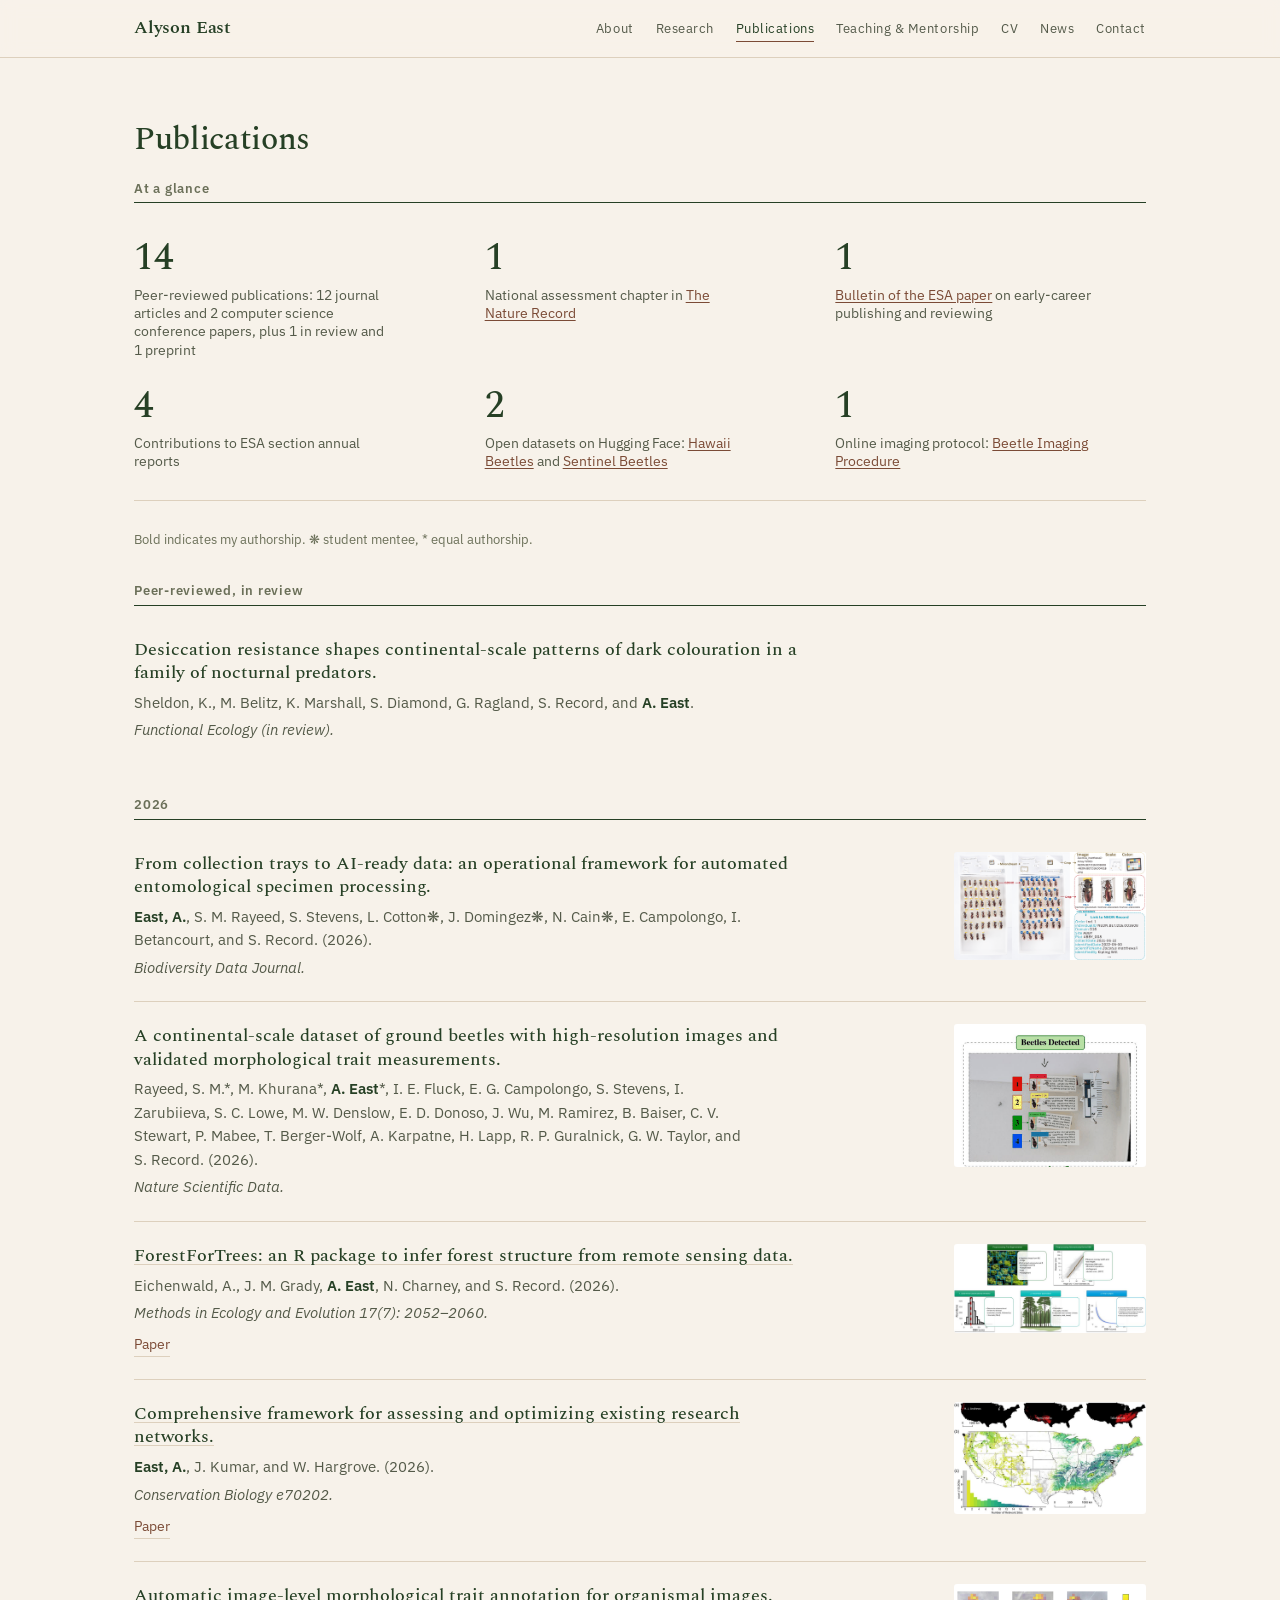
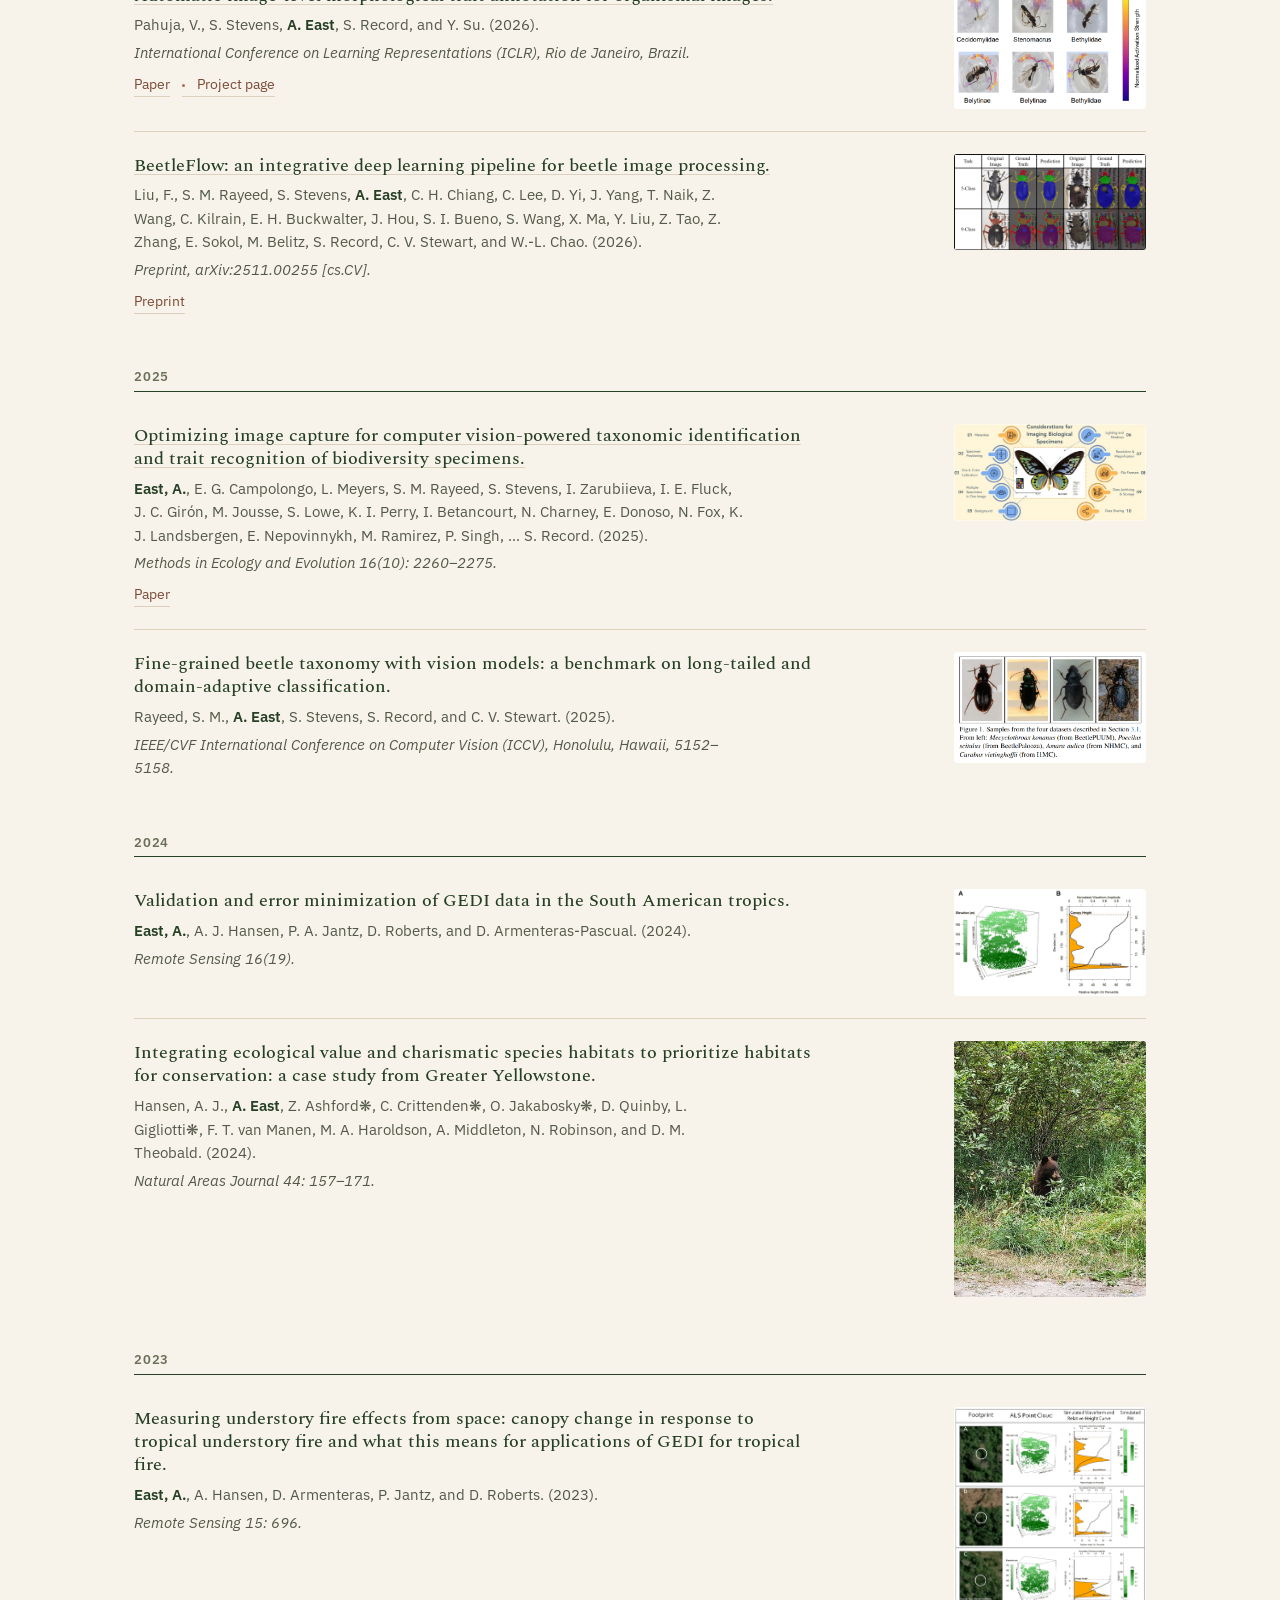
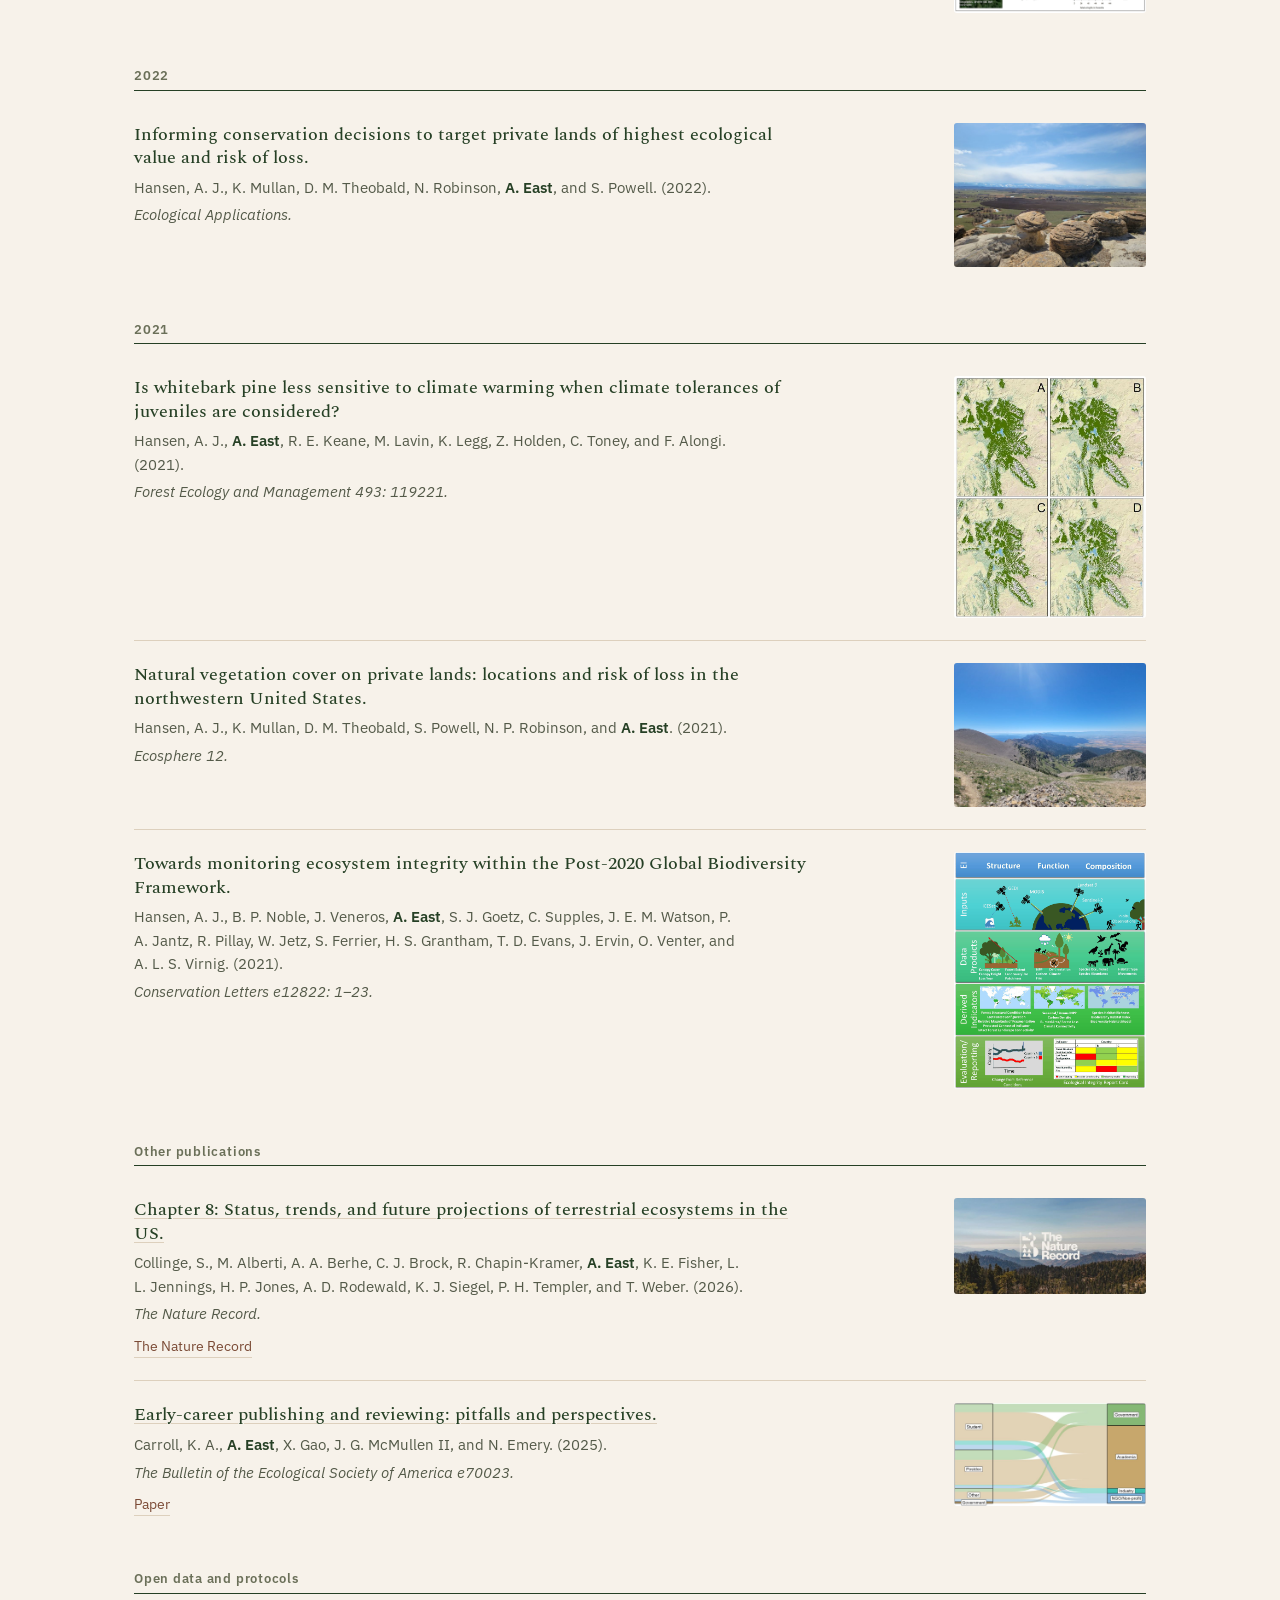
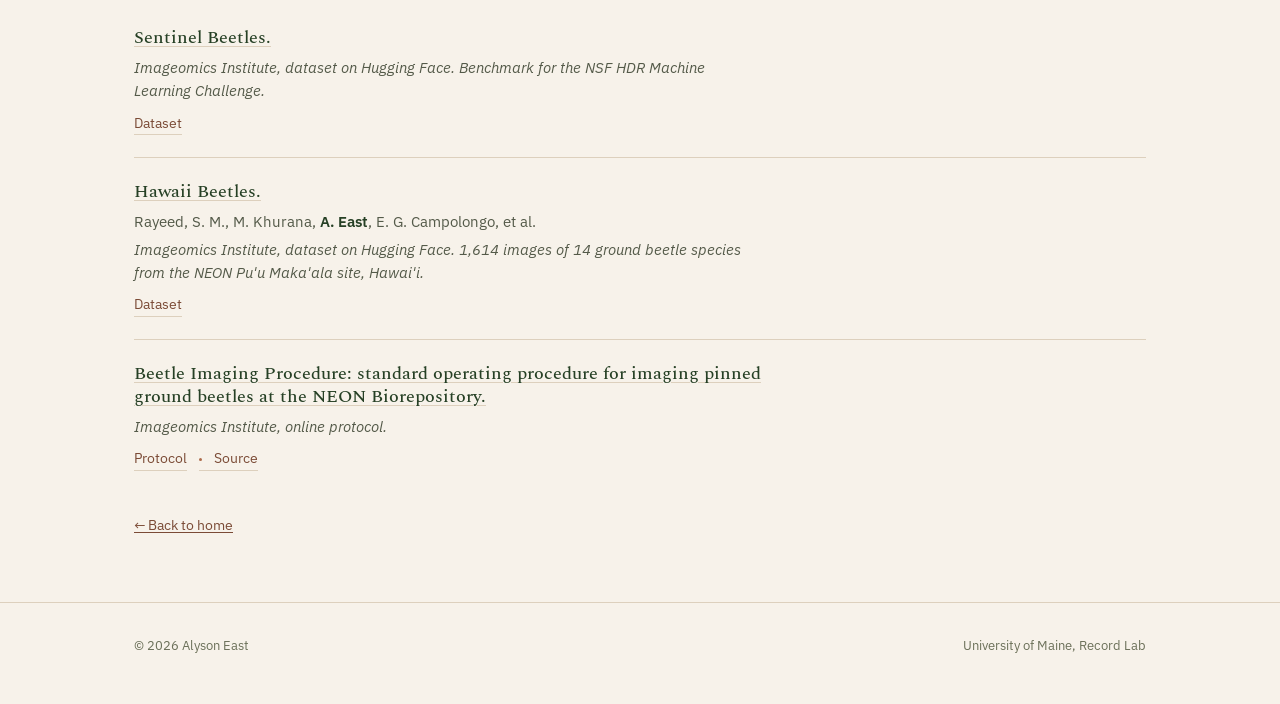
<file: publications.html>
<!DOCTYPE html>
<html lang="en">
<head>
  <meta charset="utf-8">
  <meta name="viewport" content="width=device-width, initial-scale=1">
  <title>Publications, Alyson East</title>
  <meta name="description" content="Peer-reviewed publications and conference papers by Alyson East.">
  <link rel="preconnect" href="https://fonts.googleapis.com">
  <link rel="preconnect" href="https://fonts.gstatic.com" crossorigin>
  <link href="https://fonts.googleapis.com/css2?family=Spectral:ital,wght@0,400;0,500;0,600;1,400&family=IBM+Plex+Sans:wght@400;500;600&display=swap" rel="stylesheet">
  <link rel="stylesheet" href="style.css?v=2026-11-17">
  <script src="site.js"></script>
</head>
<body>
<a class="skip" href="#main">Skip to content</a>

<nav class="site-nav">
  <div class="wrap">
    <a class="brand" href="index.html">Alyson East</a>
    <div class="nav-links">
      <a href="index.html#about">About</a>
      <a href="research.html">Research</a>
      <a href="publications.html" aria-current="page">Publications</a>
      <a href="teaching.html">Teaching & Mentorship</a>
      <a href="cv.html">CV</a>
      <a href="index.html#news">News</a>
      <a href="index.html#contact">Contact</a>
    </div>
  </div>
</nav>

<main id="main">
  <section>
    <div class="wrap">
      <h2>Publications</h2>

      <!-- ===== Summary =====
           Counts are typed by hand: update them when an entry is added below. -->
      <h3 class="year-head">At a glance</h3>
      <div class="metrics pub-summary" aria-label="Summary of publications and other scholarly products">
        <div class="metric">
          <div class="metric-num">14</div>
          <div class="metric-label">Peer-reviewed publications: 12 journal articles and 2 computer
            science conference papers, plus 1 in review and 1 preprint</div>
        </div>
        <div class="metric">
          <div class="metric-num">1</div>
          <div class="metric-label">National assessment chapter in
            <a href="https://naturerecord.org/">The Nature Record</a></div>
        </div>
        <div class="metric">
          <div class="metric-num">1</div>
          <div class="metric-label"><a href="https://esajournals.onlinelibrary.wiley.com/doi/10.1002/bes2.70023">Bulletin
            of the ESA paper</a> on early-career publishing and reviewing</div>
        </div>
        <div class="metric">
          <div class="metric-num">4</div>
          <div class="metric-label">Contributions to ESA section annual reports</div>
        </div>
        <div class="metric">
          <div class="metric-num">2</div>
          <div class="metric-label">Open datasets on Hugging Face:
            <a href="https://huggingface.co/datasets/imageomics/Hawaii-beetles">Hawaii Beetles</a> and
            <a href="https://huggingface.co/datasets/imageomics/sentinel-beetles">Sentinel Beetles</a></div>
        </div>
        <div class="metric">
          <div class="metric-num">1</div>
          <div class="metric-label">Online imaging protocol:
            <a href="https://imageomics.github.io/beetle-imaging-procedure/">Beetle Imaging Procedure</a></div>
        </div>
      </div>

      <p class="pub-meta narrow">Bold indicates my authorship. ❋ student mentee, * equal authorship.</p>

      <h3 class="year-head">Peer-reviewed, in review</h3>
      <ul class="pub-list">
        <li class="pub-entry">
          <div class="pub-body">
            <h4 class="pub-title">Desiccation resistance shapes continental-scale patterns of dark
            colouration in a family of nocturnal predators.</h4>
            <p class="pub-authors">Sheldon, K., M. Belitz, K. Marshall, S. Diamond, G. Ragland,
            S. Record, and <span class="me">A. East</span>.</p>
            <p class="pub-venue">Functional Ecology (in review).</p>
          </div>
        </li>
      </ul>

      <h3 class="year-head">2026</h3>
      <ul class="pub-list">
        <li class="pub-entry pub-entry--media" id="collection-trays-paper">
          <div class="pub-body">
            <h4 class="pub-title">From collection trays to AI-ready data: an operational framework for
            automated entomological specimen processing.</h4>
            <p class="pub-authors"><span class="me">East, A.</span>, S. M. Rayeed, S. Stevens,
            L. Cotton❋, J. Domingez❋, N. Cain❋, E. Campolongo, I. Betancourt, and S. Record. (2026).</p>
            <p class="pub-venue">Biodiversity Data Journal.</p>
          </div>
          <div class="pub-fig">
            <img src="assets/Pubs/Workflow.png" alt="Pipeline diagram: a tray of pinned beetles is detected specimen by specimen, cropped into individual images, and linked back to its NEON collection record."
                 loading="lazy" decoding="async" onerror="this.style.display='none'">
          </div>
        </li>
        <li class="pub-entry pub-entry--media">
          <div class="pub-body">
            <h4 class="pub-title">A continental-scale dataset of ground beetles with high-resolution
            images and validated morphological trait measurements.</h4>
            <p class="pub-authors">Rayeed, S. M.*, M. Khurana*, <span class="me">A. East</span>*,
            I. E. Fluck, E. G. Campolongo, S. Stevens, I. Zarubiieva, S. C. Lowe, M. W. Denslow,
            E. D. Donoso, J. Wu, M. Ramirez, B. Baiser, C. V. Stewart, P. Mabee, T. Berger-Wolf,
            A. Karpatne, H. Lapp, R. P. Guralnick, G. W. Taylor, and S. Record. (2026).</p>
            <p class="pub-venue">Nature Scientific Data.</p>
          </div>
          <div class="pub-fig">
            <img src="assets/Pubs/SDataRayeed.png" alt="Four pinned beetles in a collection tray, each detected and numbered by an object-detection model, beside a centimetre scale bar."
                 loading="lazy" decoding="async" onerror="this.style.display='none'">
          </div>
        </li>
        <li class="pub-entry pub-entry--media">
          <div class="pub-body">
            <h4 class="pub-title"><a href="https://besjournals.onlinelibrary.wiley.com/doi/10.1111/2041-210x.70309">ForestForTrees: an R package to infer forest structure from remote
            sensing data.</a></h4>
            <p class="pub-authors">Eichenwald, A., J. M. Grady, <span class="me">A. East</span>,
            N. Charney, and S. Record. (2026).</p>
            <p class="pub-venue">Methods in Ecology and Evolution 17(7): 2052–2060.</p>
            <p class="pub-links">
              <a href="https://besjournals.onlinelibrary.wiley.com/doi/10.1111/2041-210x.70309">Paper</a>
            </p>
          </div>
          <div class="pub-fig">
            <img src="assets/Pubs/ForestForTrees.jpg" alt="Five-step workflow: tree crown segmentation from remote sensing, allometric estimation of trunk diameter, observational window, parameter estimation, and the resulting size-abundance curve."
                 loading="lazy" decoding="async" onerror="this.style.display='none'">
          </div>
        </li>
        <li class="pub-entry pub-entry--media">
          <div class="pub-body">
            <h4 class="pub-title"><a href="https://conbio.onlinelibrary.wiley.com/doi/full/10.1111/cobi.70202">Comprehensive framework for assessing and optimizing existing research
            networks.</a></h4>
            <p class="pub-authors"><span class="me">East, A.</span>, J. Kumar, and W. Hargrove. (2026).</p>
            <p class="pub-venue">Conservation Biology e70202.</p>
            <p class="pub-links">
              <a href="https://conbio.onlinelibrary.wiley.com/doi/full/10.1111/cobi.70202">Paper</a>
            </p>
          </div>
          <div class="pub-fig">
            <img src="assets/Pubs/ConBio2025.jpg" alt="Maps of the contiguous United States showing vegetation cover, research site locations, and the number of relevant sites per location."
                 loading="lazy" decoding="async" onerror="this.style.display='none'">
          </div>
        </li>
        <li class="pub-entry pub-entry--media">
          <div class="pub-body">
            <h4 class="pub-title"><a href="https://arxiv.org/pdf/2604.01619">Automatic image-level morphological trait annotation for organismal
            images.</a></h4>
            <p class="pub-authors">Pahuja, V., S. Stevens, <span class="me">A. East</span>, S. Record,
            and Y. Su. (2026).</p>
            <p class="pub-venue">International Conference on Learning Representations (ICLR), Rio de Janeiro, Brazil.</p>
            <p class="pub-links">
              <a href="https://arxiv.org/pdf/2604.01619">Paper</a>
              <a href="https://osu-nlp-group.github.io/sae-trait-annotation/">Project page</a>
            </p>
          </div>
          <div class="pub-fig">
            <img src="assets/Pubs/ICLR.png" alt="Insect specimens overlaid with heat maps: sparse autoencoder neurons 4852 and 13860 activate on the wings and the antennae, respectively, with each image labelled by its highest annotated taxonomic level."
                 loading="lazy" decoding="async" onerror="this.style.display='none'">
          </div>
        </li>
        <li class="pub-entry pub-entry--media">
          <div class="pub-body">
            <h4 class="pub-title"><a href="https://arxiv.org/abs/2511.00255">BeetleFlow: an integrative
            deep learning pipeline for beetle image processing.</a></h4>
            <p class="pub-authors">Liu, F., S. M. Rayeed, S. Stevens, <span class="me">A. East</span>,
              C. H. Chiang, C. Lee, D. Yi, J. Yang, T. Naik, Z. Wang, C. Kilrain, E. H. Buckwalter,
              J. Hou, S. I. Bueno, S. Wang, X. Ma, Y. Liu, Z. Tao, Z. Zhang, E. Sokol, M. Belitz,
              S. Record, C. V. Stewart, and W.-L. Chao. (2026).</p>
            <p class="pub-venue">Preprint, arXiv:2511.00255 [cs.CV].</p>
            <p class="pub-links">
              <a href="https://arxiv.org/abs/2511.00255">Preprint</a>
            </p>
          </div>
          <div class="pub-fig">
            <img src="assets/Pubs/BeetleFlow.png" alt="Beetle specimen photographs beside five-class and nine-class body-part segmentations, comparing ground truth with model predictions."
                 loading="lazy" decoding="async" onerror="this.style.display='none'">
          </div>
        </li>
      </ul>

      <h3 class="year-head">2025</h3>
      <ul class="pub-list">
        <li class="pub-entry pub-entry--media">
          <div class="pub-body">
            <h4 class="pub-title"><a href="https://besjournals.onlinelibrary.wiley.com/doi/10.1111/2041-210X.70140">Optimizing image capture for computer vision-powered taxonomic
            identification and trait recognition of biodiversity specimens.</a></h4>
            <p class="pub-authors"><span class="me">East, A.</span>, E. G. Campolongo, L. Meyers,
            S. M. Rayeed, S. Stevens, I. Zarubiieva, I. E. Fluck, J. C. Girón, M. Jousse, S. Lowe,
            K. I. Perry, I. Betancourt, N. Charney, E. Donoso, N. Fox, K. J. Landsbergen,
            E. Nepovinnykh, M. Ramirez, P. Singh, … S. Record. (2025).</p>
            <p class="pub-venue">Methods in Ecology and Evolution 16(10): 2260–2275.</p>
            <p class="pub-links">
              <a href="https://besjournals.onlinelibrary.wiley.com/doi/10.1111/2041-210X.70140">Paper</a>
            </p>
          </div>
          <div class="pub-fig">
            <img src="assets/Pubs/mee2025.jpg" alt="Ten considerations for imaging biological specimens arranged around a photographed butterfly specimen with colour and scale calibration cards."
                 loading="lazy" decoding="async" onerror="this.style.display='none'">
          </div>
        </li>
        <li class="pub-entry pub-entry--media">
          <div class="pub-body">
            <h4 class="pub-title">Fine-grained beetle taxonomy with vision models: a benchmark on
            long-tailed and domain-adaptive classification.</h4>
            <p class="pub-authors">Rayeed, S. M., <span class="me">A. East</span>, S. Stevens,
            S. Record, and C. V. Stewart. (2025).</p>
            <p class="pub-venue">IEEE/CVF International Conference on Computer Vision (ICCV), Honolulu, Hawaii, 5152–5158.</p>
          </div>
          <div class="pub-fig">
            <img src="assets/Pubs/IEEE.png" alt="Four ground beetle specimens, one from each benchmark dataset: Mecyclothorax konanus, Poecilus scitulus, Amara aulica, and Carabus vietinghoffii."
                 loading="lazy" decoding="async" onerror="this.style.display='none'">
          </div>
        </li>
      </ul>

      <h3 class="year-head">2024</h3>
      <ul class="pub-list">
        <li class="pub-entry pub-entry--media">
          <div class="pub-body">
            <h4 class="pub-title">Validation and error minimization of GEDI data in the South American
            tropics.</h4>
            <p class="pub-authors"><span class="me">East, A.</span>, A. J. Hansen, P. A. Jantz,
            D. Roberts, and D. Armenteras-Pascual. (2024).</p>
            <p class="pub-venue">Remote Sensing 16(19).</p>
          </div>
          <div class="pub-fig">
            <img src="assets/Pubs/Eastremotesensing2024.png" alt="A three-dimensional lidar point cloud of a forest canopy beside its simulated GEDI waveform and relative height curve."
                 loading="lazy" decoding="async" onerror="this.style.display='none'">
          </div>
        </li>
        <li class="pub-entry pub-entry--media">
          <div class="pub-body">
            <h4 class="pub-title">Integrating ecological value and charismatic species habitats to
            prioritize habitats for conservation: a case study from Greater Yellowstone.</h4>
            <p class="pub-authors">Hansen, A. J., <span class="me">A. East</span>, Z. Ashford❋,
            C. Crittenden❋, O. Jakabosky❋, D. Quinby, L. Gigliotti❋, F. T. van Manen, M. A. Haroldson,
            A. Middleton, N. Robinson, and D. M. Theobald. (2024).</p>
            <p class="pub-venue">Natural Areas Journal 44: 157–171.</p>
          </div>
          <div class="pub-fig">
            <img src="assets/Pubs/GreaterYellowstone2024.jpg" alt="A young bear foraging in dense shrubs at the edge of a forest."
                 loading="lazy" decoding="async" onerror="this.style.display='none'">
          </div>
        </li>
      </ul>

      <h3 class="year-head">2023</h3>
      <ul class="pub-list">
        <li class="pub-entry pub-entry--media">
          <div class="pub-body">
            <h4 class="pub-title">Measuring understory fire effects from space: canopy change in response
            to tropical understory fire and what this means for applications of GEDI for tropical fire.</h4>
            <p class="pub-authors"><span class="me">East, A.</span>, A. Hansen, D. Armenteras,
            P. Jantz, and D. Roberts. (2023).</p>
            <p class="pub-venue">Remote Sensing 15: 696.</p>
          </div>
          <div class="pub-fig">
            <img src="assets/Pubs/EastRemoteSesning2023.png" alt="Three forest footprints shown as satellite imagery, lidar point clouds, simulated GEDI waveforms, and plant area index profiles."
                 loading="lazy" decoding="async" onerror="this.style.display='none'">
          </div>
        </li>
      </ul>

      <h3 class="year-head">2022</h3>
      <ul class="pub-list">
        <li class="pub-entry pub-entry--media">
          <div class="pub-body">
            <h4 class="pub-title">Informing conservation decisions to target private lands of highest
            ecological value and risk of loss.</h4>
            <p class="pub-authors">Hansen, A. J., K. Mullan, D. M. Theobald, N. Robinson,
            <span class="me">A. East</span>, and S. Powell. (2022).</p>
            <p class="pub-venue">Ecological Applications.</p>
          </div>
          <div class="pub-fig">
            <img src="assets/Pubs/PrivateLands2022.jpg" alt="Sandstone outcrops above a river valley of farmland and pasture, with mountains on the horizon."
                 loading="lazy" decoding="async" onerror="this.style.display='none'">
          </div>
        </li>
      </ul>

      <h3 class="year-head">2021</h3>
      <ul class="pub-list">
        <li class="pub-entry pub-entry--media">
          <div class="pub-body">
            <h4 class="pub-title">Is whitebark pine less sensitive to climate warming when climate
            tolerances of juveniles are considered?</h4>
            <p class="pub-authors">Hansen, A. J., <span class="me">A. East</span>, R. E. Keane,
            M. Lavin, K. Legg, Z. Holden, C. Toney, and F. Alongi. (2021).</p>
            <p class="pub-venue">Forest Ecology and Management 493: 119221.</p>
          </div>
          <div class="pub-fig">
            <img src="assets/Pubs/WhiteBarkPine.jpg" alt="Four maps of whitebark pine distribution across the Greater Yellowstone Ecosystem."
                 loading="lazy" decoding="async" onerror="this.style.display='none'">
          </div>
        </li>
        <li class="pub-entry pub-entry--media">
          <div class="pub-body">
            <h4 class="pub-title">Natural vegetation cover on private lands: locations and risk of loss
            in the northwestern United States.</h4>
            <p class="pub-authors">Hansen, A. J., K. Mullan, D. M. Theobald, S. Powell,
            N. P. Robinson, and <span class="me">A. East</span>. (2021).</p>
            <p class="pub-venue">Ecosphere 12.</p>
          </div>
          <div class="pub-fig">
            <img src="assets/Pubs/PrivateLands2021.jpg" alt="View from a rocky mountain ridge down to a broad valley of farms and open land."
                 loading="lazy" decoding="async" onerror="this.style.display='none'">
          </div>
        </li>
        <li class="pub-entry pub-entry--media">
          <div class="pub-body">
            <h4 class="pub-title">Towards monitoring ecosystem integrity within the Post-2020 Global
            Biodiversity Framework.</h4>
            <p class="pub-authors">Hansen, A. J., B. P. Noble, J. Veneros, <span class="me">A. East</span>,
            S. J. Goetz, C. Supples, J. E. M. Watson, P. A. Jantz, R. Pillay, W. Jetz, S. Ferrier,
            H. S. Grantham, T. D. Evans, J. Ervin, O. Venter, and A. L. S. Virnig. (2021).</p>
            <p class="pub-venue">Conservation Letters e12822: 1–23.</p>
          </div>
          <div class="pub-fig">
            <img src="assets/Pubs/Hansen2021ConLetters.png" alt="Framework diagram linking satellite and field inputs to data products, derived indicators, and an ecological integrity report card."
                 loading="lazy" decoding="async" onerror="this.style.display='none'">
          </div>
        </li>
      </ul>

      <h3 class="year-head">Other publications</h3>
      <ul class="pub-list">
        <li class="pub-entry pub-entry--media">
          <div class="pub-body">
            <h4 class="pub-title"><a href="https://naturerecord.org/">Chapter 8: Status, trends, and future projections of terrestrial
            ecosystems in the US.</a></h4>
            <p class="pub-authors">Collinge, S., M. Alberti, A. A. Berhe, C. J. Brock,
            R. Chapin-Kramer, <span class="me">A. East</span>, K. E. Fisher, L. L. Jennings, H. P. Jones,
            A. D. Rodewald, K. J. Siegel, P. H. Templer, and T. Weber. (2026).</p>
            <p class="pub-venue">The Nature Record.</p>
            <p class="pub-links">
              <a href="https://naturerecord.org/">The Nature Record</a>
            </p>
          </div>
          <div class="pub-fig">
            <img src="assets/Pubs/NatureRecord.jpg" alt="The Nature Record logo over layered, forested mountain ridges."
                 loading="lazy" decoding="async" onerror="this.style.display='none'">
          </div>
        </li>
        <li class="pub-entry pub-entry--media">
          <div class="pub-body">
            <h4 class="pub-title"><a href="https://esajournals.onlinelibrary.wiley.com/doi/10.1002/bes2.70023">Early-career publishing and reviewing: pitfalls and perspectives.</a></h4>
            <p class="pub-authors">Carroll, K. A., <span class="me">A. East</span>, X. Gao,
            J. G. McMullen II, and N. Emery. (2025).</p>
            <p class="pub-venue">The Bulletin of the Ecological Society of America e70023.</p>
            <p class="pub-links">
              <a href="https://esajournals.onlinelibrary.wiley.com/doi/10.1002/bes2.70023">Paper</a>
            </p>
          </div>
          <div class="pub-fig">
            <img src="assets/Pubs/CarrollPublishing.jpg" alt="Sankey diagram of survey respondents flowing from career stage to employment sector."
                 loading="lazy" decoding="async" onerror="this.style.display='none'">
          </div>
        </li>
      </ul>

      <h3 class="year-head">Open data and protocols</h3>
      <ul class="pub-list">
        <li class="pub-entry">
          <div class="pub-body">
            <h4 class="pub-title"><a href="https://huggingface.co/datasets/imageomics/sentinel-beetles">Sentinel Beetles.</a></h4>
            <p class="pub-venue">Imageomics Institute, dataset on Hugging Face. Benchmark for the NSF HDR
              Machine Learning Challenge.</p>
            <p class="pub-links">
              <a href="https://huggingface.co/datasets/imageomics/sentinel-beetles">Dataset</a>
            </p>
          </div>
        </li>
        <li class="pub-entry">
          <div class="pub-body">
            <h4 class="pub-title"><a href="https://huggingface.co/datasets/imageomics/Hawaii-beetles">Hawaii Beetles.</a></h4>
            <p class="pub-authors">Rayeed, S. M., M. Khurana, <span class="me">A. East</span>,
              E. G. Campolongo, et al.</p>
            <p class="pub-venue">Imageomics Institute, dataset on Hugging Face. 1,614 images of 14 ground
              beetle species from the NEON Pu'u Maka'ala site, Hawai'i.</p>
            <p class="pub-links">
              <a href="https://huggingface.co/datasets/imageomics/Hawaii-beetles">Dataset</a>
            </p>
          </div>
        </li>
        <li class="pub-entry">
          <div class="pub-body">
            <h4 class="pub-title"><a href="https://imageomics.github.io/beetle-imaging-procedure/">Beetle
              Imaging Procedure: standard operating procedure for imaging pinned ground beetles at the
              NEON Biorepository.</a></h4>
            <p class="pub-venue">Imageomics Institute, online protocol.</p>
            <p class="pub-links">
              <a href="https://imageomics.github.io/beetle-imaging-procedure/">Protocol</a>
              <a href="https://github.com/Imageomics/beetle-imaging-procedure">Source</a>
            </p>
          </div>
        </li>
      </ul>

      <a class="section-link" href="index.html">← Back to home</a>
    </div>
  </section>
</main>

<footer>
  <div class="wrap">
    <span>© <span id="year"></span> Alyson East</span>
    <span>University of Maine, Record Lab</span>
  </div>
</footer>

</body>
</html>
</file>
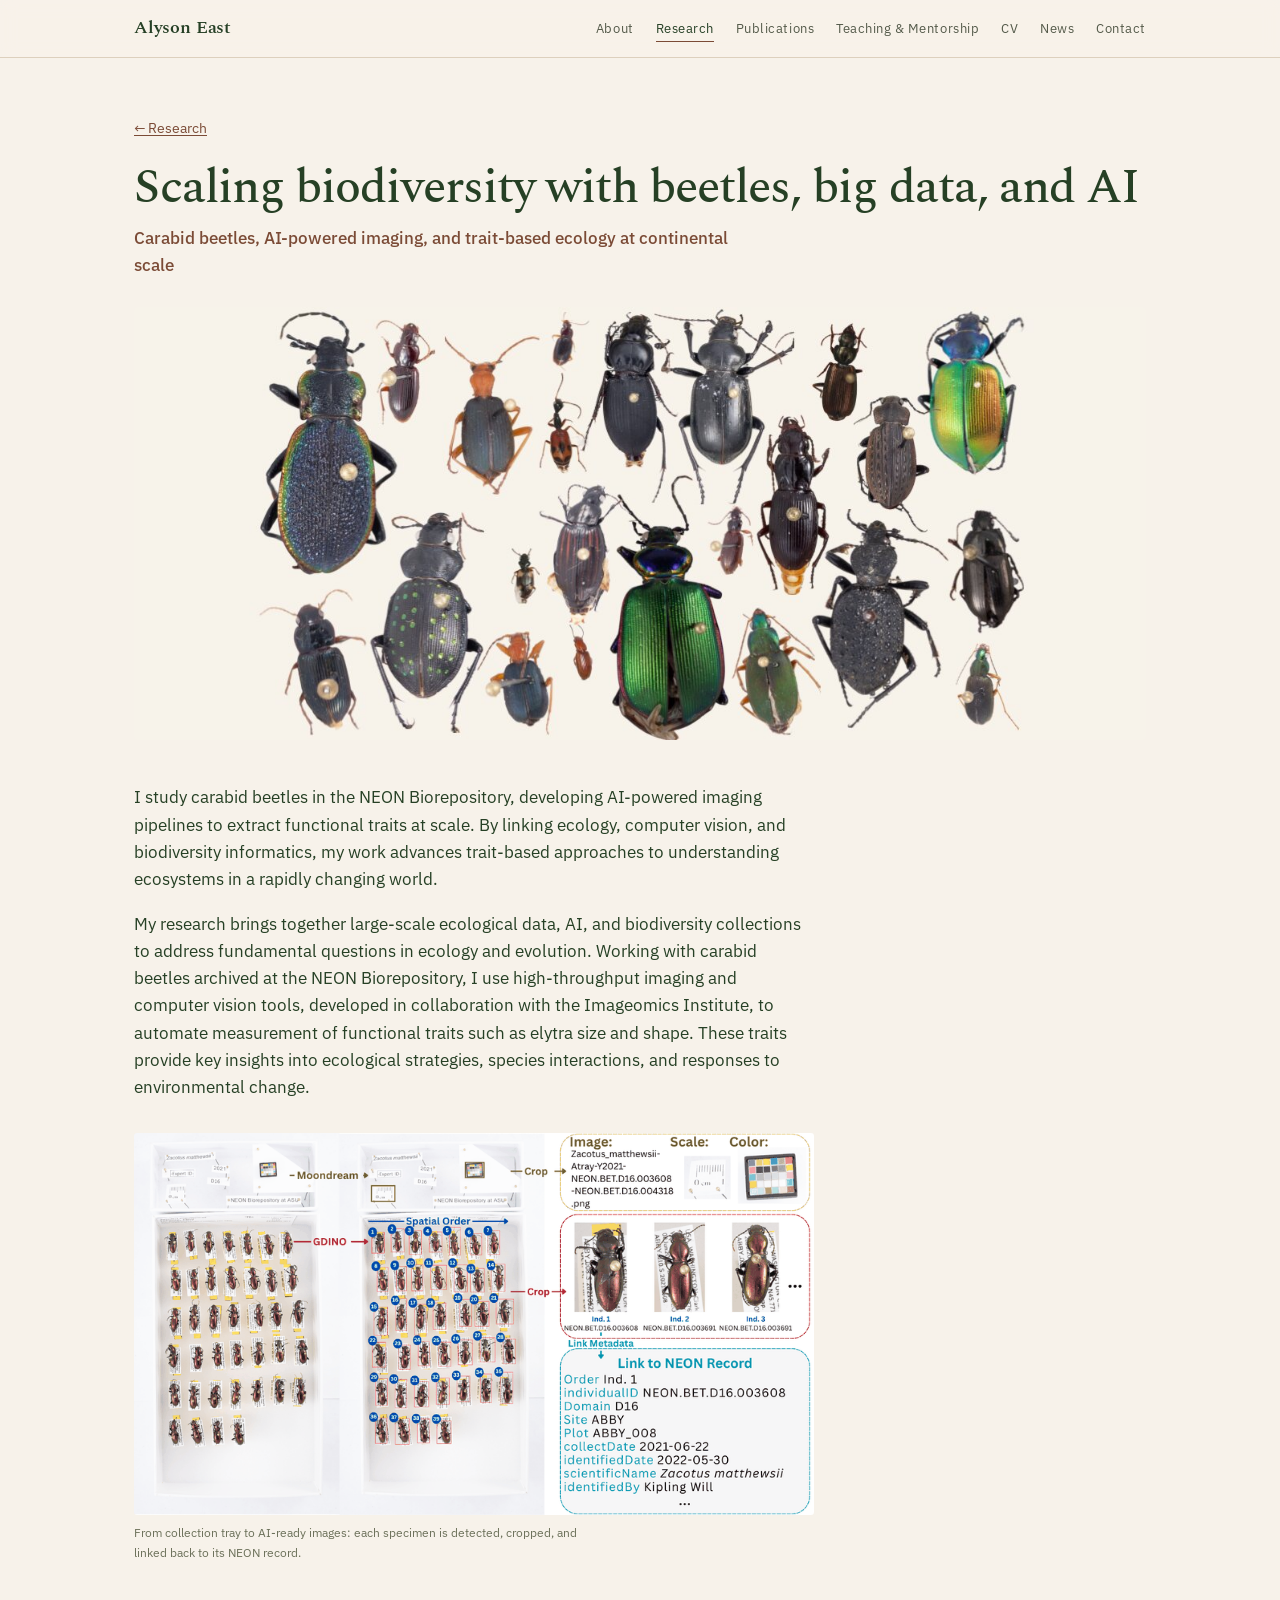
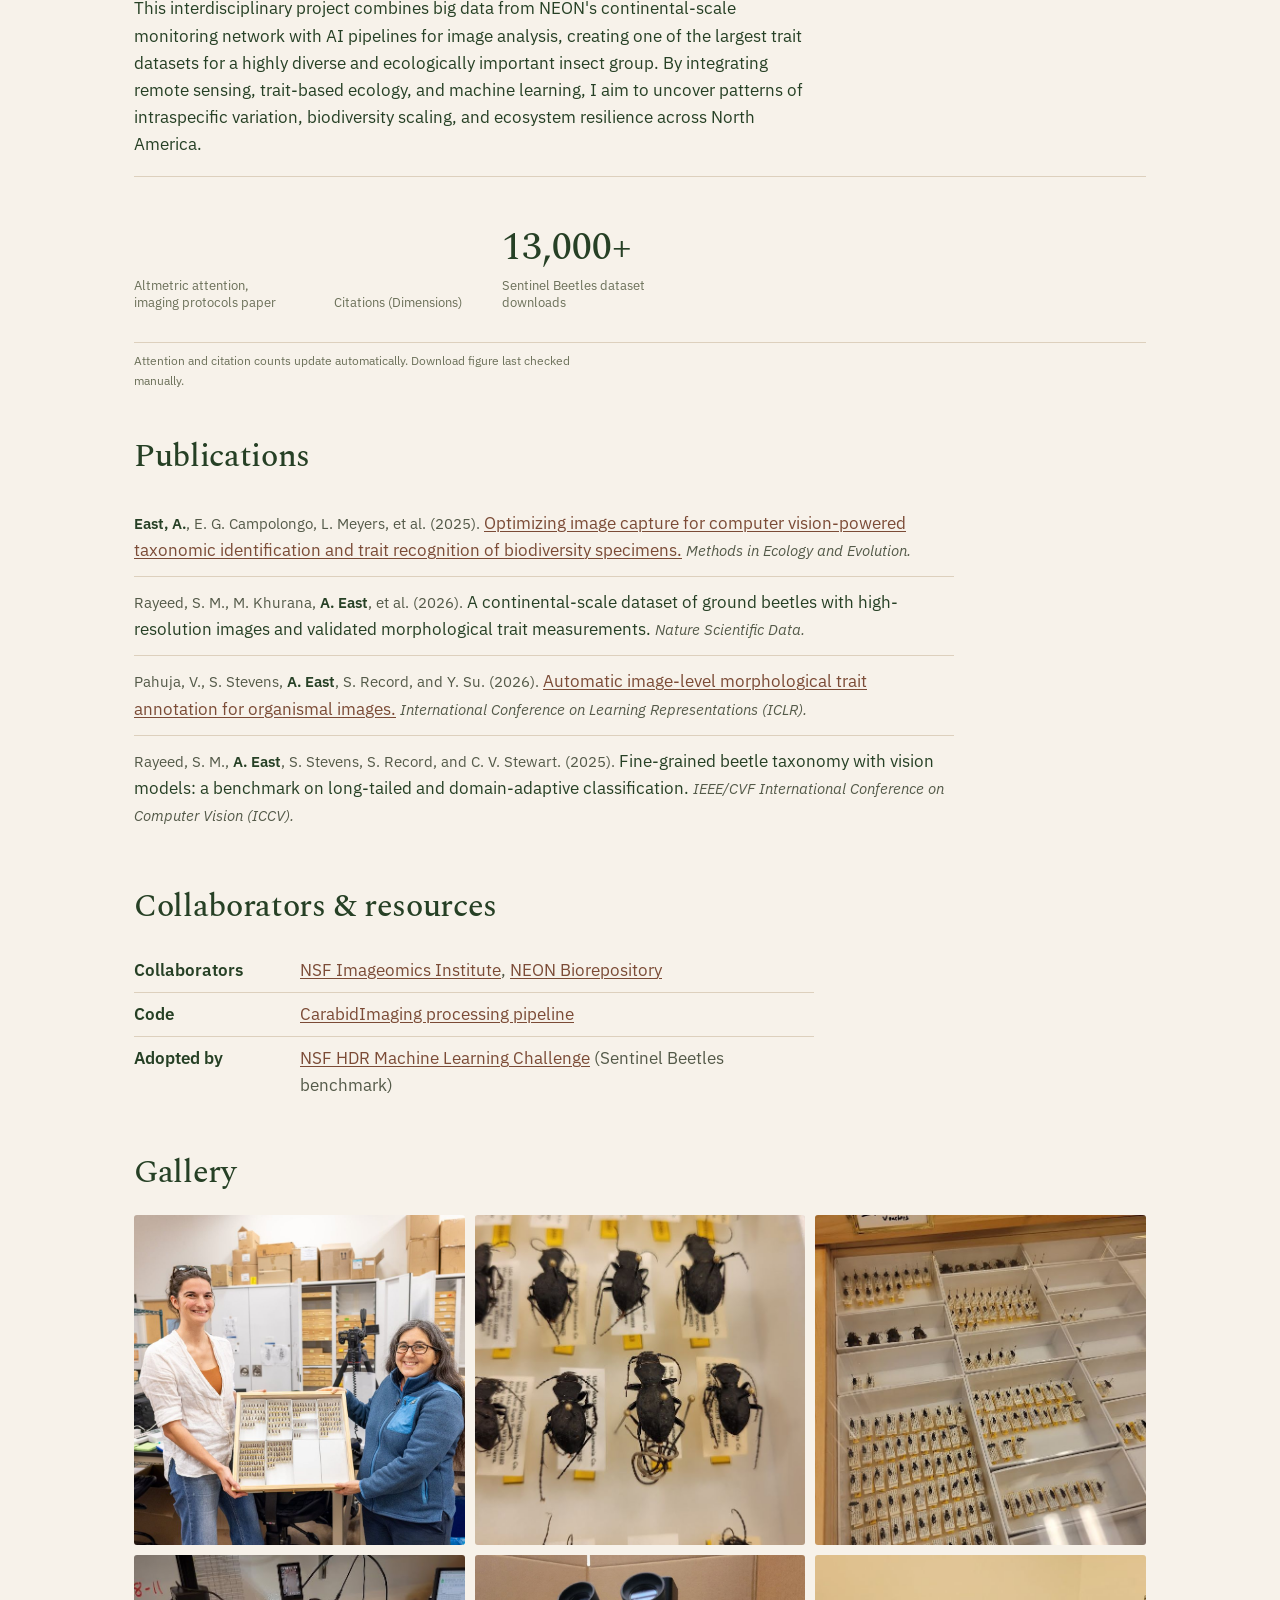
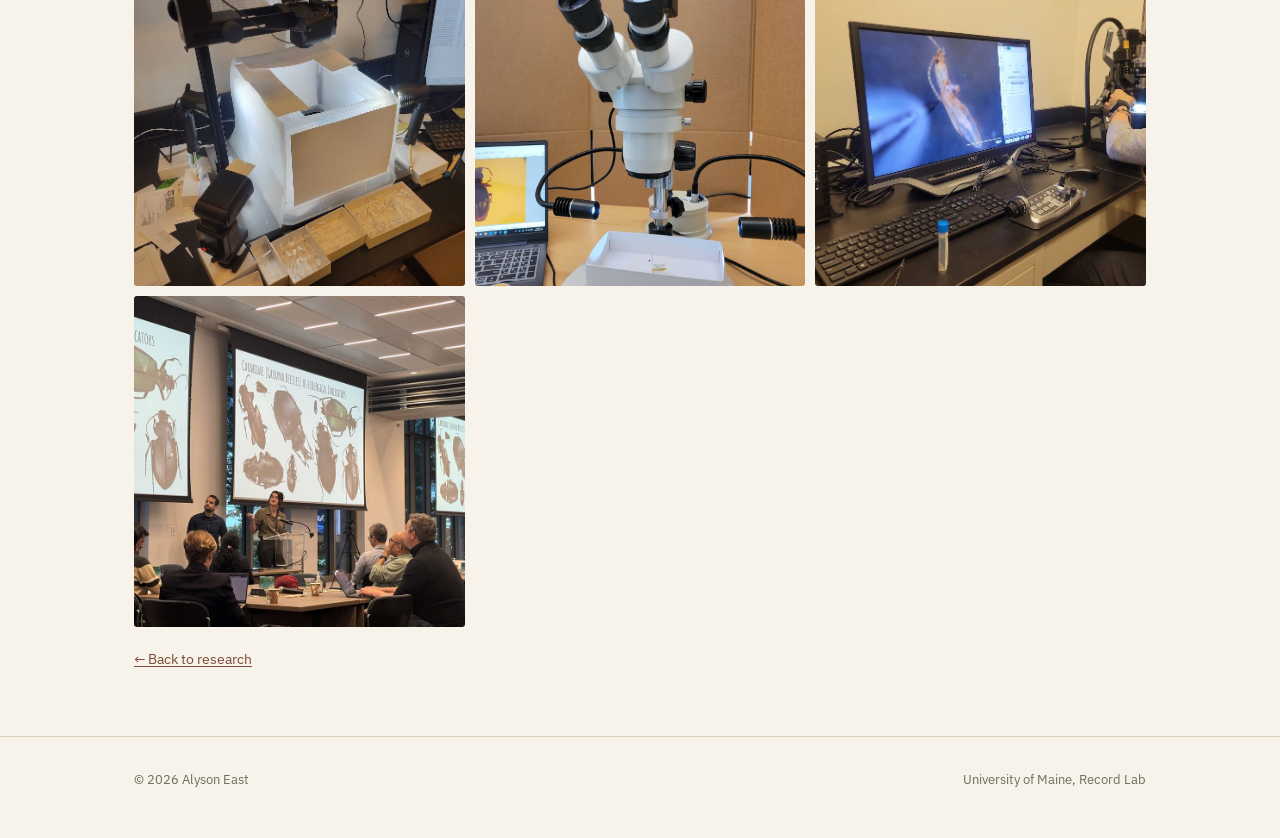
<file: research-beetles.html>
<!DOCTYPE html>
<html lang="en">
<head>
  <meta charset="utf-8">
  <meta name="viewport" content="width=device-width, initial-scale=1">
  <title>Scaling biodiversity with beetles, big data, and AI, Alyson East</title>
  <meta name="description" content="Using AI-powered imaging of NEON Biorepository carabid beetles to extract functional traits at continental scale.">
  <link rel="preconnect" href="https://fonts.googleapis.com">
  <link rel="preconnect" href="https://fonts.gstatic.com" crossorigin>
  <link href="https://fonts.googleapis.com/css2?family=Spectral:ital,wght@0,400;0,500;0,600;1,400&family=IBM+Plex+Sans:wght@400;500;600&display=swap" rel="stylesheet">
  <link rel="stylesheet" href="style.css?v=2026-11-17">
  <script src="site.js"></script>
</head>
<body>
<a class="skip" href="#main">Skip to content</a>

<nav class="site-nav">
  <div class="wrap">
    <a class="brand" href="index.html">Alyson East</a>
    <div class="nav-links">
      <a href="index.html#about">About</a>
      <a href="research.html" aria-current="page">Research</a>
      <a href="publications.html">Publications</a>
      <a href="teaching.html">Teaching & Mentorship</a>
      <a href="cv.html">CV</a>
      <a href="index.html#news">News</a>
      <a href="index.html#contact">Contact</a>
    </div>
  </div>
</nav>

<main id="main">
  <header class="subhero">
    <div class="wrap">
      <a class="backlink" href="research.html">&larr; Research</a>
      <h1>Scaling biodiversity with beetles, big data, and AI</h1>
      <p class="role">Carabid beetles, AI-powered imaging, and trait-based ecology at continental scale</p>
      <!-- Optional banner image: add assets/beetles-hero.jpg. Hidden automatically until it exists. -->
      <img class="subhero-img" src="assets/beetles-hero.jpg" alt="Two dozen pinned carabid beetle specimens, from metallic green to black, arranged on a pale sand background"
           onerror="this.style.display='none'">
    </div>
  </header>

  <section style="padding-top:36px;">
    <div class="wrap">
      <div class="prose">
        <p>I study carabid beetles in the NEON Biorepository, developing AI-powered imaging pipelines to
           extract functional traits at scale. By linking ecology, computer vision, and biodiversity
           informatics, my work advances trait-based approaches to understanding ecosystems in a rapidly
           changing world.</p>
        <p>My research brings together large-scale ecological data, AI, and biodiversity collections to
           address fundamental questions in ecology and evolution. Working with carabid beetles archived
           at the NEON Biorepository, I use high-throughput imaging and computer vision tools, developed
           in collaboration with the Imageomics Institute, to automate measurement of functional traits
           such as elytra size and shape. These traits provide key insights into ecological strategies,
           species interactions, and responses to environmental change.</p>
        <figure class="figure">
          <img src="assets/Pubs/Workflow.png" alt="Pipeline diagram: a tray of pinned beetles is detected specimen by specimen, cropped into individual images, and linked back to its NEON collection record."
               loading="lazy" decoding="async" onerror="this.style.display='none'">
          <figcaption>From collection tray to AI-ready images: each specimen is detected, cropped, and
            linked back to its NEON record.</figcaption>
        </figure>
        <p>This interdisciplinary project combines big data from NEON's continental-scale monitoring
           network with AI pipelines for image analysis, creating one of the largest trait datasets for a
           highly diverse and ecologically important insect group. By integrating remote sensing,
           trait-based ecology, and machine learning, I aim to uncover patterns of intraspecific
           variation, biodiversity scaling, and ecosystem resilience across North America.</p>
      </div>

      <!-- ===== Live metrics =====
           Altmetric (attention) and Dimensions (citations) pull live numbers by DOI in the
           visitor's browser. To point them at a different paper, change the data-doi values.
           The downloads figure is manual: edit the number below when it changes. -->
      <div class="metrics" aria-label="Project metrics">
        <div class="metric">
          <div class="metric-badge">
            <div class="altmetric-embed" data-doi="10.1111/2041-210X.70140"
                 data-badge-type="donut" data-badge-popover="right" data-hide-no-mentions="false"></div>
          </div>
          <div class="metric-label">Altmetric attention, imaging protocols paper</div>
        </div>
        <div class="metric">
          <div class="metric-badge">
            <span class="__dimensions_badge_embed__" data-doi="10.1111/2041-210X.70140"
                  data-style="small_circle"></span>
          </div>
          <div class="metric-label">Citations (Dimensions)</div>
        </div>
        <div class="metric">
          <div class="metric-num">13,000+</div>
          <div class="metric-label">Sentinel Beetles dataset downloads</div>
        </div>
      </div>
      <p class="metrics-note">Attention and citation counts update automatically. Download figure last
        checked manually.</p>

      <h2 style="margin-top:48px;">Publications</h2>
      <ul class="pub-inline">
        <li>
          <span class="pub-authors"><span class="me">East, A.</span>, E. G. Campolongo, L. Meyers, et al. (2025).</span>
          <a href="https://besjournals.onlinelibrary.wiley.com/doi/full/10.1111/2041-210X.70140">Optimizing
          image capture for computer vision-powered taxonomic identification and trait recognition of
          biodiversity specimens.</a>
          <span class="pub-venue">Methods in Ecology and Evolution.</span>
        </li>
        <li>
          <span class="pub-authors">Rayeed, S. M., M. Khurana, <span class="me">A. East</span>, et al. (2026).</span>
          A continental-scale dataset of ground beetles with high-resolution images and validated
          morphological trait measurements.
          <span class="pub-venue">Nature Scientific Data.</span>
        </li>
        <li>
          <span class="pub-authors">Pahuja, V., S. Stevens, <span class="me">A. East</span>, S. Record, and Y. Su. (2026).</span>
          <a href="https://osu-nlp-group.github.io/sae-trait-annotation/">Automatic image-level
          morphological trait annotation for organismal images.</a>
          <span class="pub-venue">International Conference on Learning Representations (ICLR).</span>
        </li>
        <li>
          <span class="pub-authors">Rayeed, S. M., <span class="me">A. East</span>, S. Stevens, S. Record, and C. V. Stewart. (2025).</span>
          Fine-grained beetle taxonomy with vision models: a benchmark on long-tailed and domain-adaptive
          classification.
          <span class="pub-venue">IEEE/CVF International Conference on Computer Vision (ICCV).</span>
        </li>
      </ul>

      <h2 style="margin-top:48px;">Collaborators &amp; resources</h2>
      <ul class="facts">
        <li><span class="k">Collaborators</span>
            <span class="v"><a href="https://imageomics.osu.edu/">NSF Imageomics Institute</a>,
            <a href="https://biorepo.neonscience.org/portal/index.php">NEON Biorepository</a></span></li>
        <li><span class="k">Code</span>
            <span class="v"><a href="https://github.com/Imageomics/CarabidImaging">CarabidImaging
            processing pipeline</a></span></li>
        <li><span class="k">Adopted by</span>
            <span class="v"><a href="https://www.nsfhdr.org/mlchallenge">NSF HDR Machine Learning
            Challenge</a> (Sentinel Beetles benchmark)</span></li>
      </ul>

      <h2 style="margin-top:48px;">Gallery</h2>
      <div class="gallery">
        <img src="assets/beetles/01.jpg" alt="Alyson East and Sydne Record holding a drawer of pinned carabid beetles beside the specimen imaging setup" onerror="this.style.display='none'">
        <img src="assets/beetles/02.jpg" alt="Rows of large black carabid beetles pinned above their specimen labels" loading="lazy" decoding="async" onerror="this.style.display='none'">
        <img src="assets/beetles/03.jpg" alt="A specimen drawer of pinned beetles sorted into unit trays" loading="lazy" decoding="async" onerror="this.style.display='none'">
        <img src="assets/beetles/04.jpg" alt="The imaging station at the NEON Biorepository: a camera mounted over a white light box beside trays of beetles" loading="lazy" decoding="async" onerror="this.style.display='none'">
        <img src="assets/beetles/05.jpg" alt="A stereo microscope with ring lights beside a laptop showing a magnified beetle" loading="lazy" decoding="async" onerror="this.style.display='none'">
        <img src="assets/beetles/06.jpg" alt="A specimen magnified on a monitor while it is positioned under a digital microscope" loading="lazy" decoding="async" onerror="this.style.display='none'">
        <img src="assets/beetles/07.jpg" alt="A talk on carabid beetles as ecological indicators, with beetle illustrations projected on three screens" loading="lazy" decoding="async" onerror="this.style.display='none'">
      </div>

      <a class="section-link" href="research.html">&larr; Back to research</a>
    </div>
  </section>
</main>

<footer>
  <div class="wrap">
    <span>&copy; <span id="year"></span> Alyson East</span>
    <span>University of Maine, Record Lab</span>
  </div>
</footer>

<!-- Metric badge scripts (load live numbers from Altmetric and Dimensions) -->
<script async src="https://badge.dimensions.ai/badge.js" charset="utf-8"></script>
<script async src="https://d1bxh8uas1mnw7.cloudfront.net/assets/embed.js"></script>
</body>
</html>
</file>
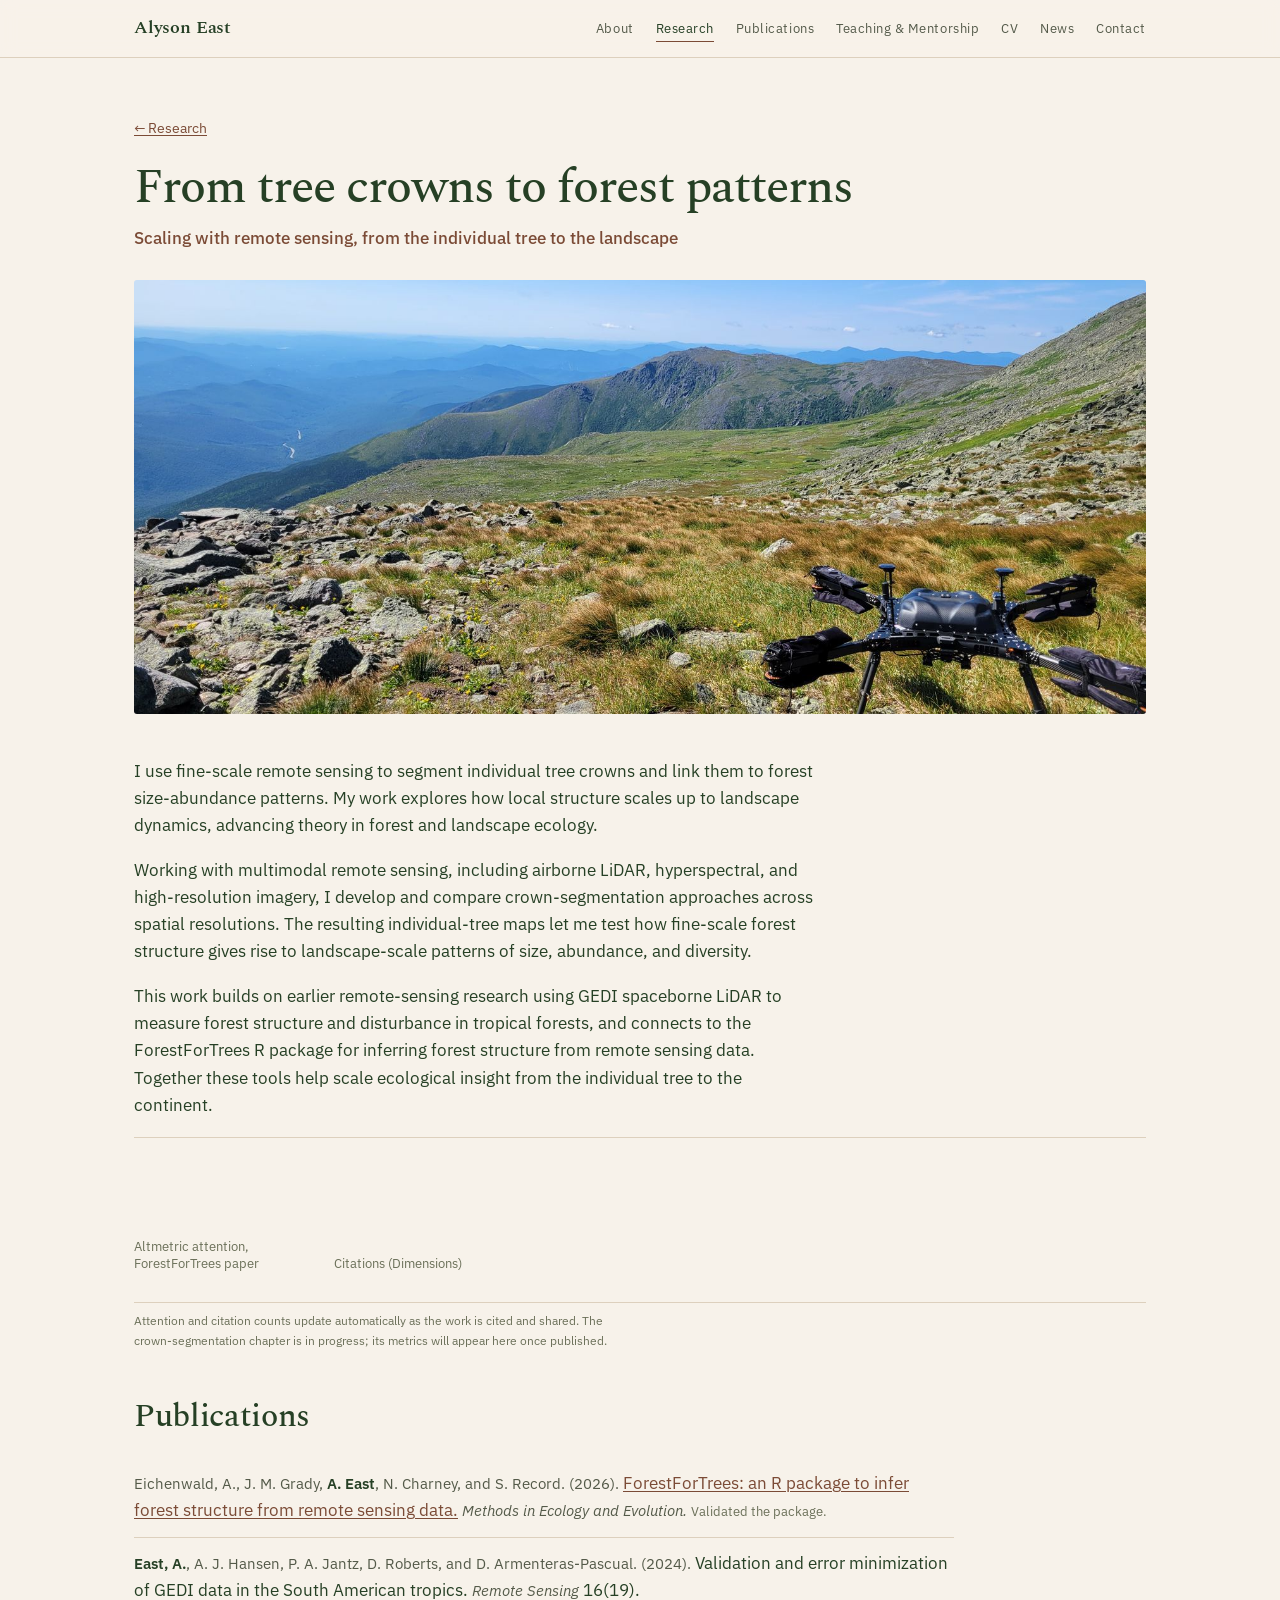
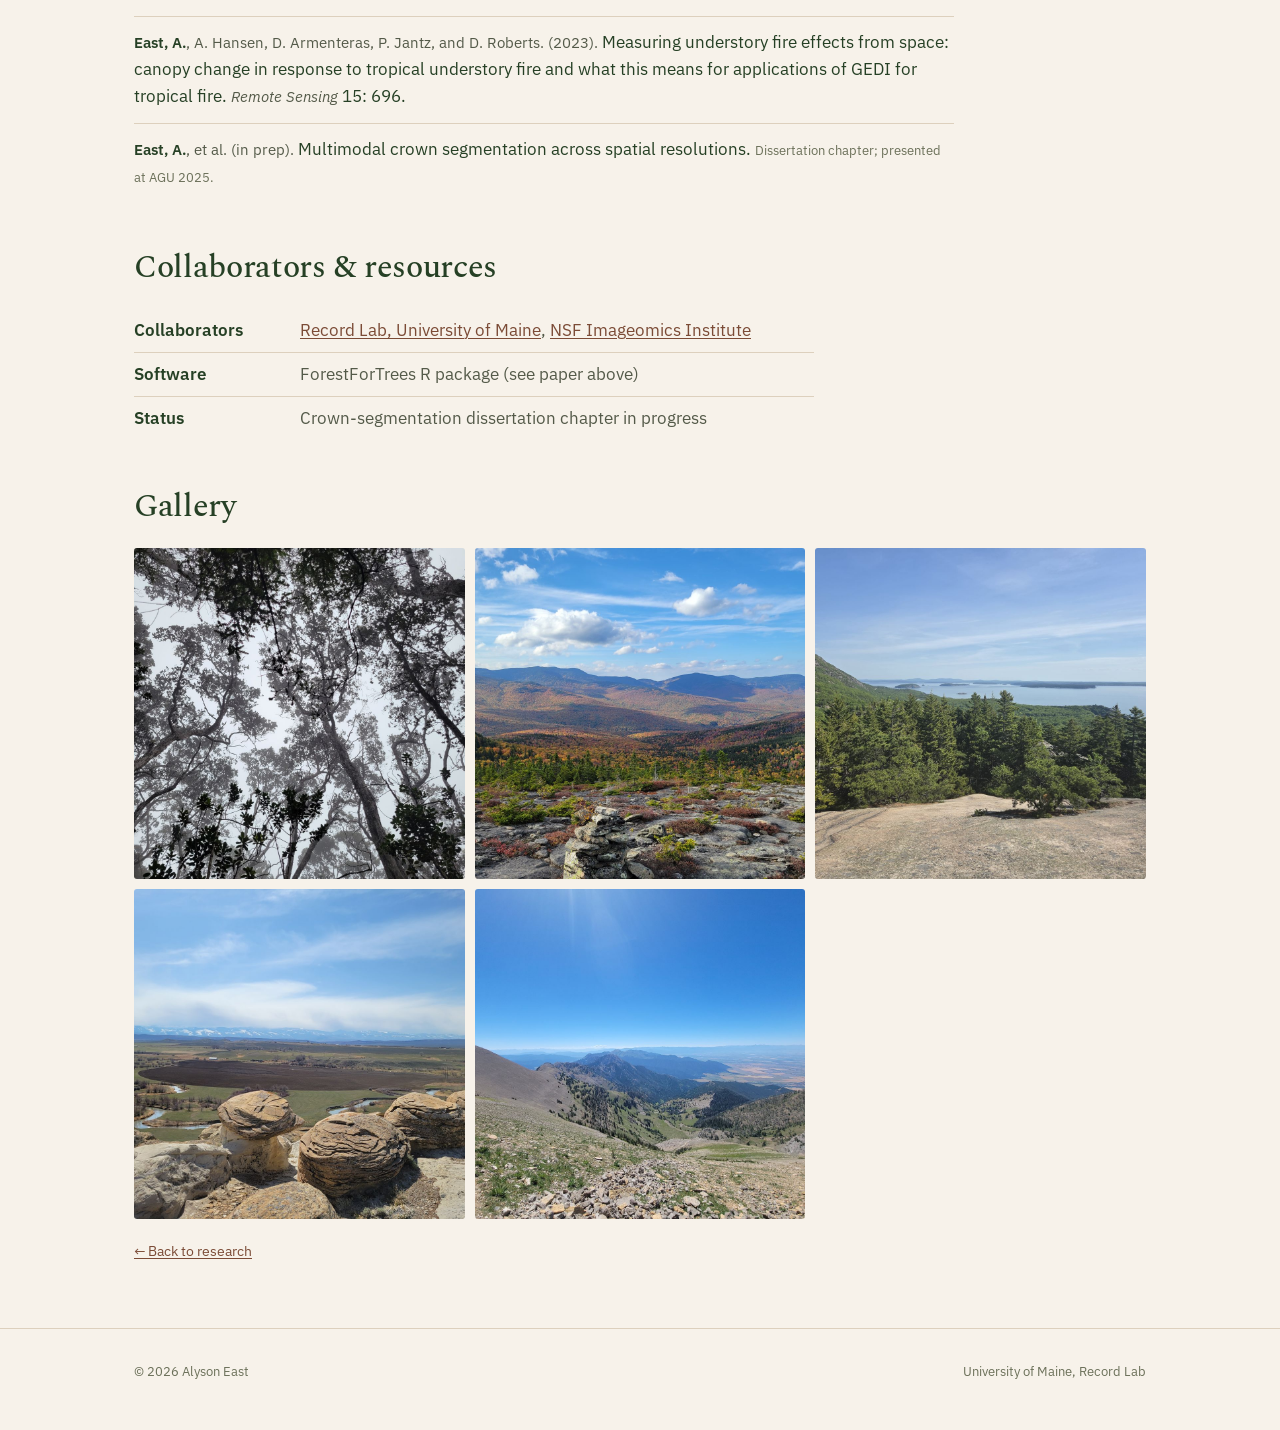
<file: research-forest-scaling.html>
<!DOCTYPE html>
<html lang="en">
<head>
  <meta charset="utf-8">
  <meta name="viewport" content="width=device-width, initial-scale=1">
  <title>From tree crowns to forest patterns, Alyson East</title>
  <meta name="description" content="Scaling from individual tree crowns to landscape forest patterns with multimodal remote sensing.">
  <link rel="preconnect" href="https://fonts.googleapis.com">
  <link rel="preconnect" href="https://fonts.gstatic.com" crossorigin>
  <link href="https://fonts.googleapis.com/css2?family=Spectral:ital,wght@0,400;0,500;0,600;1,400&family=IBM+Plex+Sans:wght@400;500;600&display=swap" rel="stylesheet">
  <link rel="stylesheet" href="style.css?v=2026-11-17">
  <script src="site.js"></script>
</head>
<body>
<a class="skip" href="#main">Skip to content</a>

<nav class="site-nav">
  <div class="wrap">
    <a class="brand" href="index.html">Alyson East</a>
    <div class="nav-links">
      <a href="index.html#about">About</a>
      <a href="research.html" aria-current="page">Research</a>
      <a href="publications.html">Publications</a>
      <a href="teaching.html">Teaching & Mentorship</a>
      <a href="cv.html">CV</a>
      <a href="index.html#news">News</a>
      <a href="index.html#contact">Contact</a>
    </div>
  </div>
</nav>

<main id="main">
  <header class="subhero">
    <div class="wrap">
      <a class="backlink" href="research.html">&larr; Research</a>
      <h1>From tree crowns to forest patterns</h1>
      <p class="role">Scaling with remote sensing, from the individual tree to the landscape</p>
      <!-- Optional banner image: add assets/forest-hero.jpg. Hidden automatically until it exists. -->
      <img class="subhero-img" src="assets/forest-hero.jpg" alt="A survey drone on an alpine slope, with ridgelines beyond"
           onerror="this.style.display='none'">
    </div>
  </header>

  <section style="padding-top:36px;">
    <div class="wrap">
      <div class="prose">
        <p>I use fine-scale remote sensing to segment individual tree crowns and link them to forest
           size-abundance patterns. My work explores how local structure scales up to landscape dynamics,
           advancing theory in forest and landscape ecology.</p>
        <p>Working with multimodal remote sensing, including airborne LiDAR, hyperspectral, and
           high-resolution imagery, I develop and compare crown-segmentation approaches across spatial
           resolutions. The resulting individual-tree maps let me test how fine-scale forest structure
           gives rise to landscape-scale patterns of size, abundance, and diversity.</p>
        <p>This work builds on earlier remote-sensing research using GEDI spaceborne LiDAR to measure
           forest structure and disturbance in tropical forests, and connects to the ForestForTrees R
           package for inferring forest structure from remote sensing data. Together these tools help
           scale ecological insight from the individual tree to the continent.</p>
      </div>

      <!-- ===== Live metrics =====
           Altmetric (attention) and Dimensions (citations) load live by DOI in the visitor's browser.
           Change data-doi to feature a different paper. -->
      <div class="metrics" aria-label="Project metrics">
        <div class="metric">
          <div class="metric-badge">
            <div class="altmetric-embed" data-doi="10.1111/2041-210X.70309"
                 data-badge-type="donut" data-badge-popover="right" data-hide-no-mentions="false"></div>
          </div>
          <div class="metric-label">Altmetric attention, ForestForTrees paper</div>
        </div>
        <div class="metric">
          <div class="metric-badge">
            <span class="__dimensions_badge_embed__" data-doi="10.1111/2041-210X.70309"
                  data-style="small_circle"></span>
          </div>
          <div class="metric-label">Citations (Dimensions)</div>
        </div>
      </div>
      <p class="metrics-note">Attention and citation counts update automatically as the work is cited and
        shared. The crown-segmentation chapter is in progress; its metrics will appear here once published.</p>

      <h2 style="margin-top:48px;">Publications</h2>
      <ul class="pub-inline">
        <li>
          <span class="pub-authors">Eichenwald, A., J. M. Grady, <span class="me">A. East</span>, N. Charney, and S. Record. (2026).</span>
          <a href="https://besjournals.onlinelibrary.wiley.com/doi/10.1111/2041-210x.70309">ForestForTrees:
          an R package to infer forest structure from remote sensing data.</a>
          <span class="pub-venue">Methods in Ecology and Evolution.</span>
          <span class="pub-meta">Validated the package.</span>
        </li>
        <li>
          <span class="pub-authors"><span class="me">East, A.</span>, A. J. Hansen, P. A. Jantz, D. Roberts, and D. Armenteras-Pascual. (2024).</span>
          Validation and error minimization of GEDI data in the South American tropics.
          <span class="pub-venue">Remote Sensing</span> 16(19).
        </li>
        <li>
          <span class="pub-authors"><span class="me">East, A.</span>, A. Hansen, D. Armenteras, P. Jantz, and D. Roberts. (2023).</span>
          Measuring understory fire effects from space: canopy change in response to tropical understory
          fire and what this means for applications of GEDI for tropical fire.
          <span class="pub-venue">Remote Sensing</span> 15: 696.
        </li>
        <li>
          <span class="pub-authors"><span class="me">East, A.</span>, et al. (in prep).</span>
          Multimodal crown segmentation across spatial resolutions.
          <span class="pub-meta">Dissertation chapter; presented at AGU 2025.</span>
        </li>
      </ul>

      <h2 style="margin-top:48px;">Collaborators &amp; resources</h2>
      <ul class="facts">
        <li><span class="k">Collaborators</span>
            <span class="v"><a href="https://sites.google.com/maine.edu/record-lab">Record Lab, University
            of Maine</a>, <a href="https://imageomics.osu.edu/">NSF Imageomics Institute</a></span></li>
        <li><span class="k">Software</span>
            <span class="v">ForestForTrees R package (see paper above)</span></li>
        <li><span class="k">Status</span>
            <span class="v">Crown-segmentation dissertation chapter in progress</span></li>
      </ul>

      <h2 style="margin-top:48px;">Gallery</h2>
      <div class="gallery">
        <img src="assets/forest/01.jpg" alt="Looking up into a misty tropical forest canopy of layered crowns" onerror="this.style.display='none'">
        <img src="assets/forest/02.jpg" alt="Fall foliage across rolling mountains, seen from an alpine ledge" onerror="this.style.display='none'">
        <img src="assets/forest/03.jpg" alt="Conifer forest and coastal islands seen from a granite summit in Acadia" onerror="this.style.display='none'">
        <img src="assets/forest/04.jpg" alt="Sandstone outcrops above an agricultural river valley" onerror="this.style.display='none'">
        <img src="assets/forest/05.jpg" alt="A sagebrush ridgeline above a broad farmed valley" onerror="this.style.display='none'">
      </div>

      <a class="section-link" href="research.html">&larr; Back to research</a>
    </div>
  </section>
</main>

<footer>
  <div class="wrap">
    <span>&copy; <span id="year"></span> Alyson East</span>
    <span>University of Maine, Record Lab</span>
  </div>
</footer>

<!-- Metric badge scripts (load live numbers from Altmetric and Dimensions) -->
<script async src="https://badge.dimensions.ai/badge.js" charset="utf-8"></script>
<script async src="https://d1bxh8uas1mnw7.cloudfront.net/assets/embed.js"></script>
</body>
</html>
</file>
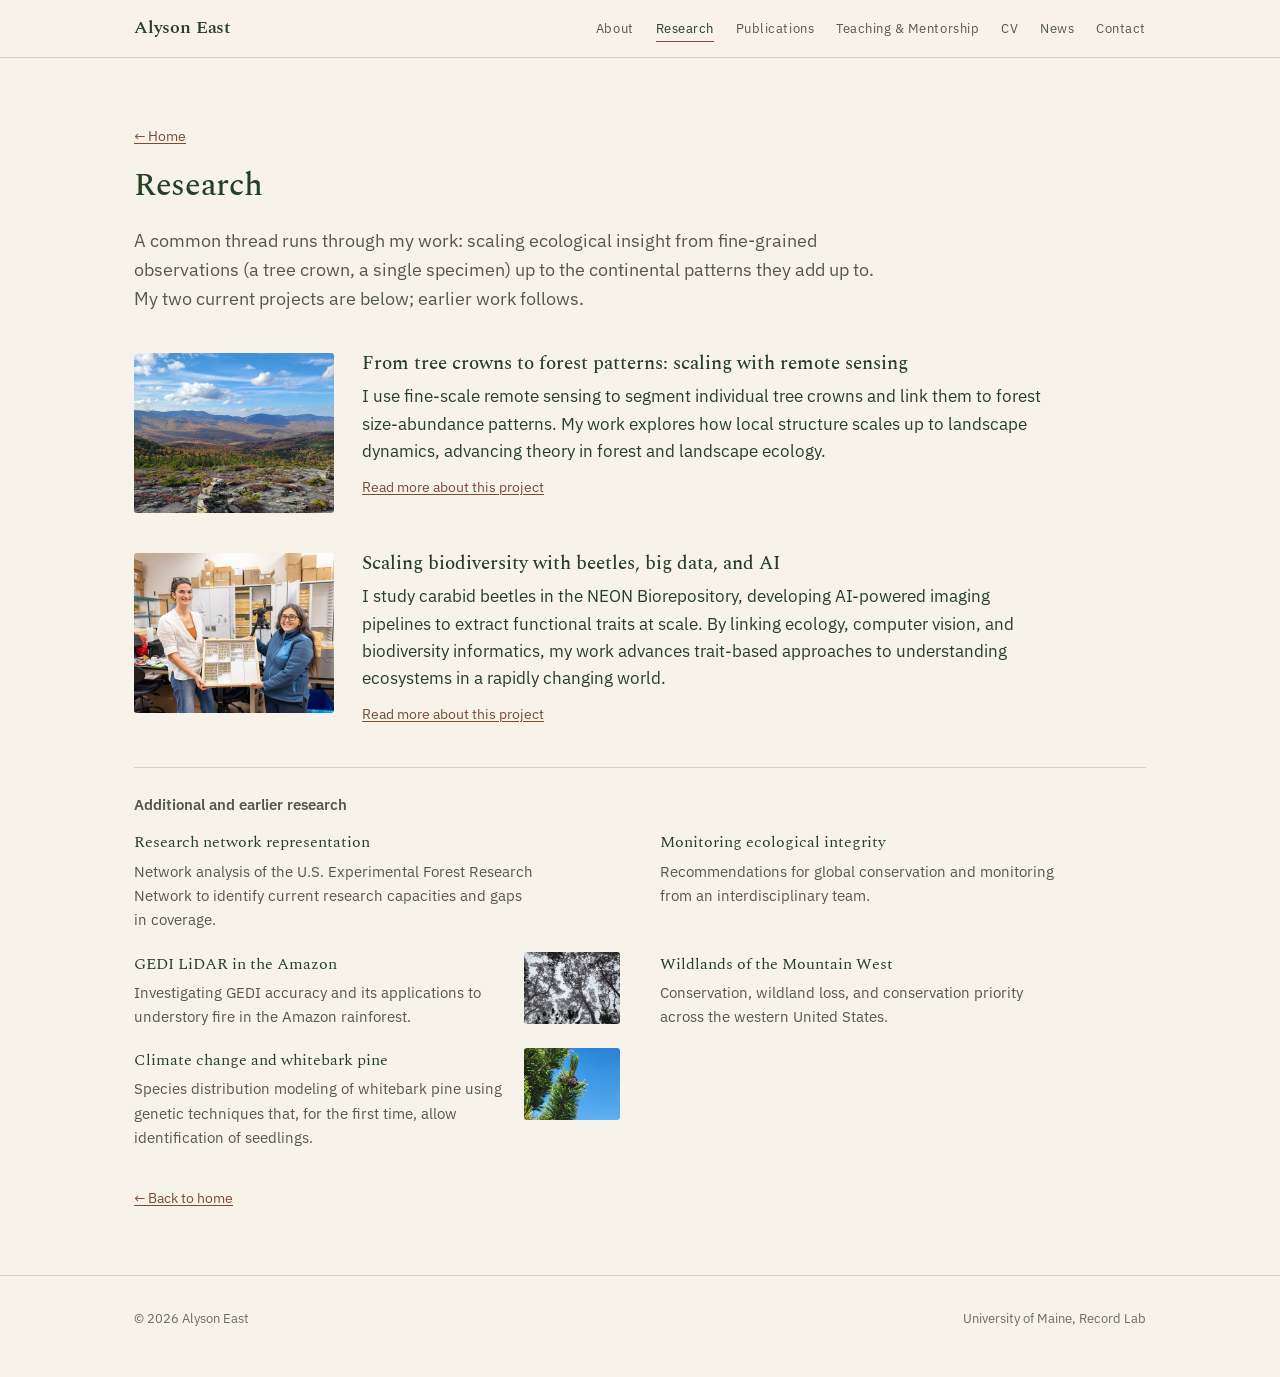
<file: research.html>
<!DOCTYPE html>
<html lang="en">
<head>
  <meta charset="utf-8">
  <meta name="viewport" content="width=device-width, initial-scale=1">
  <title>Research, Alyson East</title>
  <meta name="description" content="Research of Alyson East, quantitative ecologist: scaling ecological insight from tree crowns and museum specimens up to continental patterns.">
  <link rel="preconnect" href="https://fonts.googleapis.com">
  <link rel="preconnect" href="https://fonts.gstatic.com" crossorigin>
  <link href="https://fonts.googleapis.com/css2?family=Spectral:ital,wght@0,400;0,500;0,600;1,400&family=IBM+Plex+Sans:wght@400;500;600&display=swap" rel="stylesheet">
  <link rel="stylesheet" href="style.css?v=2026-11-17">
  <script src="site.js"></script>
</head>
<body>
<a class="skip" href="#main">Skip to content</a>

<nav class="site-nav">
  <div class="wrap">
    <a class="brand" href="index.html">Alyson East</a>
    <div class="nav-links">
      <a href="index.html#about">About</a>
      <a href="research.html" aria-current="page">Research</a>
      <a href="publications.html">Publications</a>
      <a href="teaching.html">Teaching & Mentorship</a>
      <a href="cv.html">CV</a>
      <a href="index.html#news">News</a>
      <a href="index.html#contact">Contact</a>
    </div>
  </div>
</nav>

<main id="main">
  <section>
    <div class="wrap">
      <a class="backlink" href="index.html">&larr; Home</a>
      <h2>Research</h2>
      <p class="lead research-lede narrow">A common thread runs through my work: scaling ecological
        insight from fine-grained observations (a tree crown, a single specimen) up to the continental
        patterns they add up to. My two current projects are below; earlier work follows.</p>

      <div class="area">
        <img src="assets/research/forest.jpg" alt="Autumn forest rolling across the mountains of northern New England, seen from a rocky summit with a cairn"
             loading="lazy" decoding="async" onerror="this.style.display='none'">
        <div class="body">
          <h3>From tree crowns to forest patterns: scaling with remote sensing</h3>
          <p>I use fine-scale remote sensing to segment individual tree crowns and link them to forest
             size-abundance patterns. My work explores how local structure scales up to landscape
             dynamics, advancing theory in forest and landscape ecology.</p>
          <a class="readmore" href="research-forest-scaling.html">Read more about this project</a>
        </div>
      </div>

      <div class="area">
        <img src="assets/research/beetles.jpg" alt="Alyson East and Sydne Record holding a drawer of pinned carabid beetles beside the specimen imaging setup"
             loading="lazy" decoding="async" onerror="this.style.display='none'">
        <div class="body">
          <h3>Scaling biodiversity with beetles, big data, and AI</h3>
          <p>I study carabid beetles in the NEON Biorepository, developing AI-powered imaging pipelines to
             extract functional traits at scale. By linking ecology, computer vision, and biodiversity
             informatics, my work advances trait-based approaches to understanding ecosystems in a rapidly
             changing world.</p>
          <a class="readmore" href="research-beetles.html">Read more about this project</a>
        </div>
      </div>

      <div class="more-research">
        <h3>Additional and earlier research</h3>
        <dl class="more-list">
          <div>
            <dt>Research network representation</dt>
            <dd>Network analysis of the U.S. Experimental Forest Research Network to identify current
                research capacities and gaps in coverage.</dd>
          </div>
          <div>
            <dt>Monitoring ecological integrity</dt>
            <dd>Recommendations for global conservation and monitoring from an interdisciplinary team.</dd>
          </div>
          <div class="has-thumb">
            <dt>GEDI LiDAR in the Amazon</dt>
            <dd>Investigating GEDI accuracy and its applications to understory fire in the Amazon
                rainforest.</dd>
            <dd class="more-thumb"><img src="assets/research/gedi.jpg" alt="Looking up through a misty tropical forest canopy of tall, slender trunks"
                loading="lazy" decoding="async" onerror="this.style.display='none'"></dd>
          </div>
          <div>
            <dt>Wildlands of the Mountain West</dt>
            <dd>Conservation, wildland loss, and conservation priority across the western United States.</dd>
          </div>
          <div class="has-thumb">
            <dt>Climate change and whitebark pine</dt>
            <dd>Species distribution modeling of whitebark pine using genetic techniques that, for the
                first time, allow identification of seedlings.</dd>
            <dd class="more-thumb"><img src="assets/research/whitebark.jpg" alt="Purple whitebark pine cones on a needled branch against a blue sky"
                loading="lazy" decoding="async" onerror="this.style.display='none'"></dd>
          </div>
        </dl>
      </div>

      <a class="section-link" href="index.html">&larr; Back to home</a>
    </div>
  </section>
</main>

<footer>
  <div class="wrap">
    <span>&copy; <span id="year"></span> Alyson East</span>
    <span>University of Maine, Record Lab</span>
  </div>
</footer>
</body>
</html>
</file>
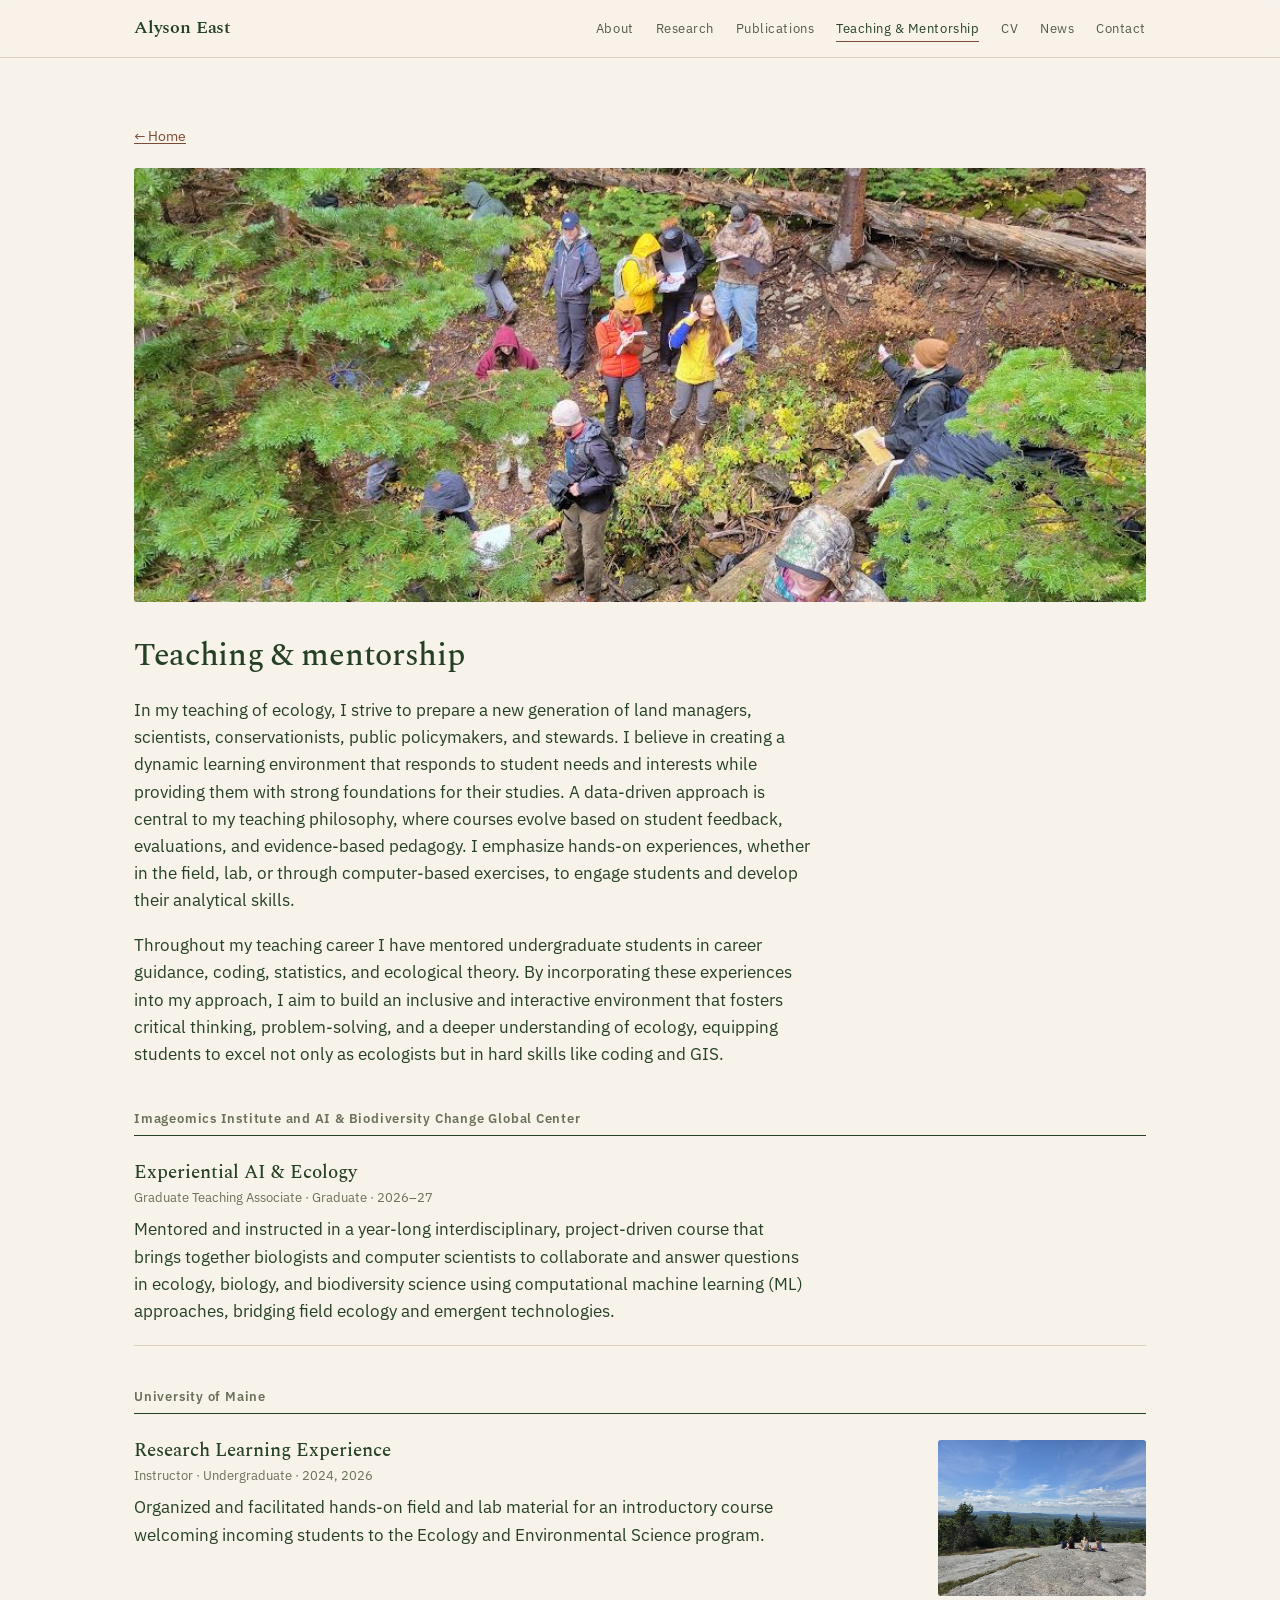
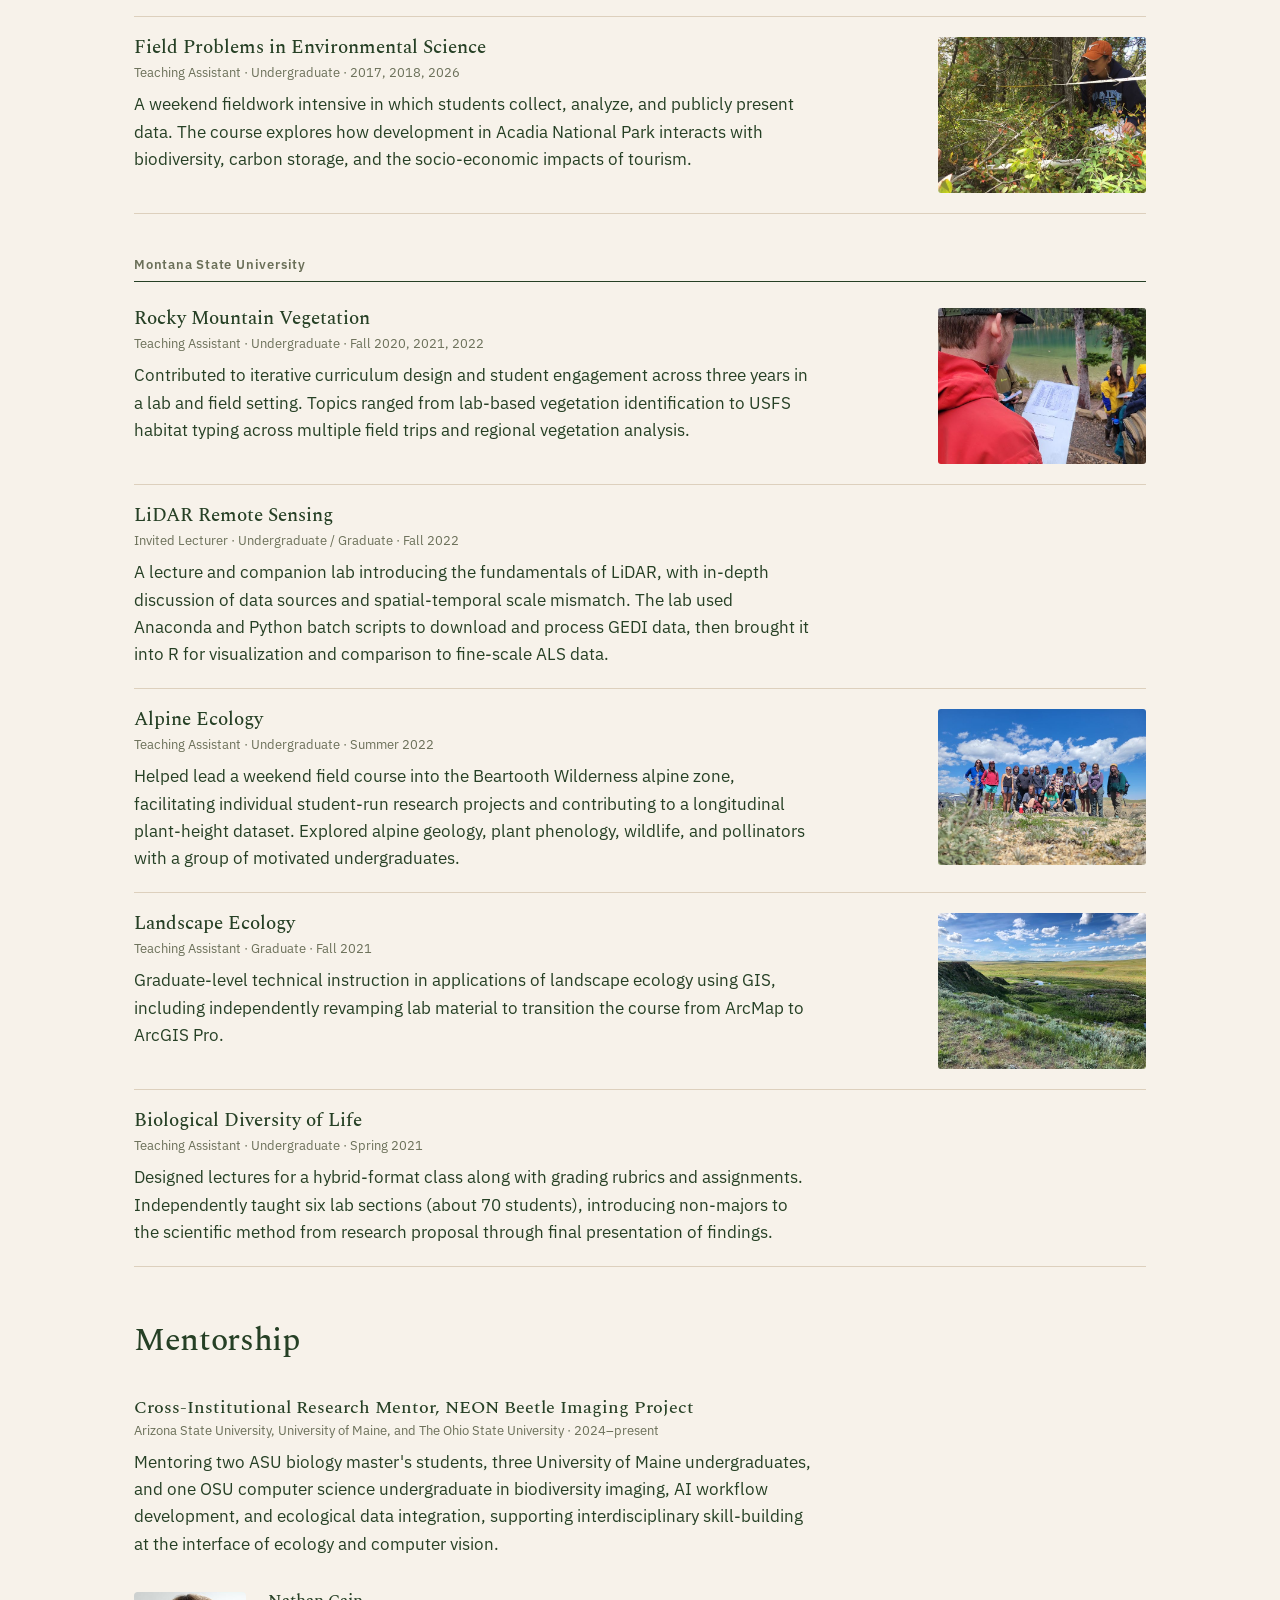
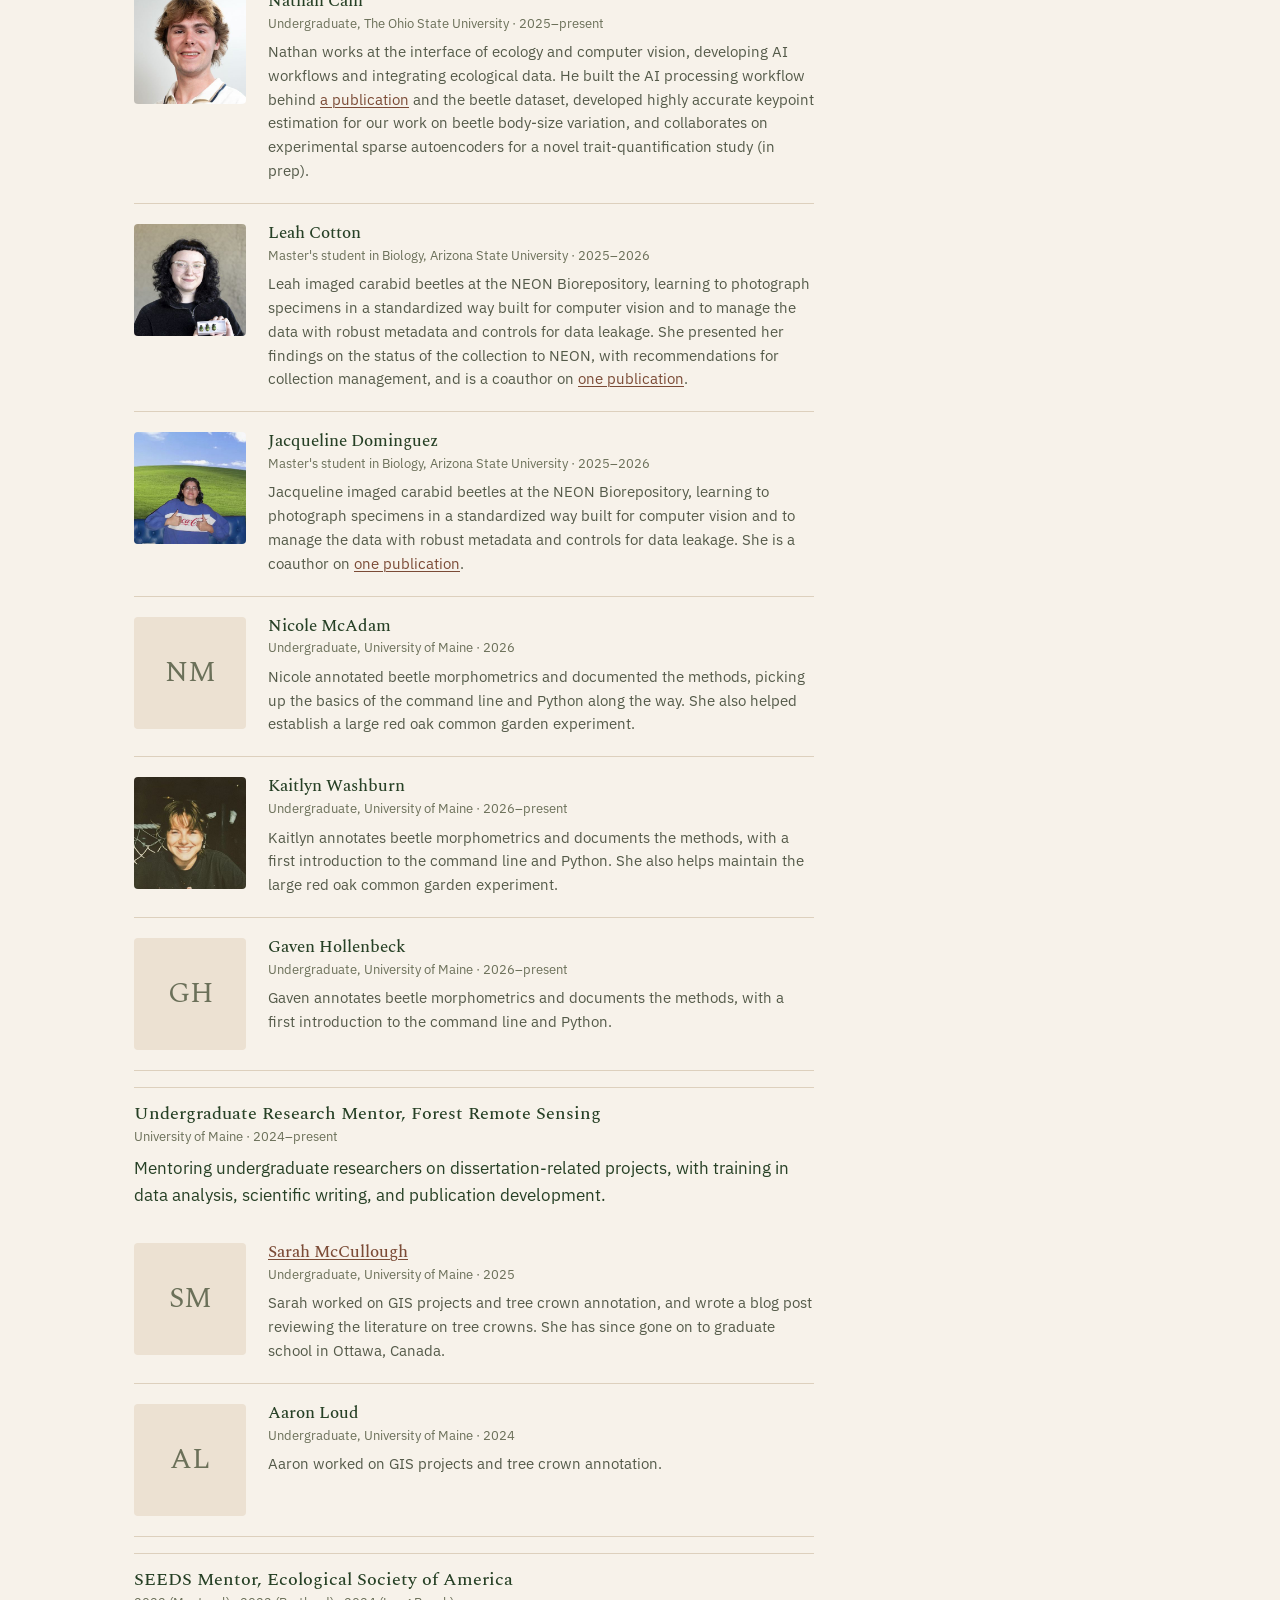
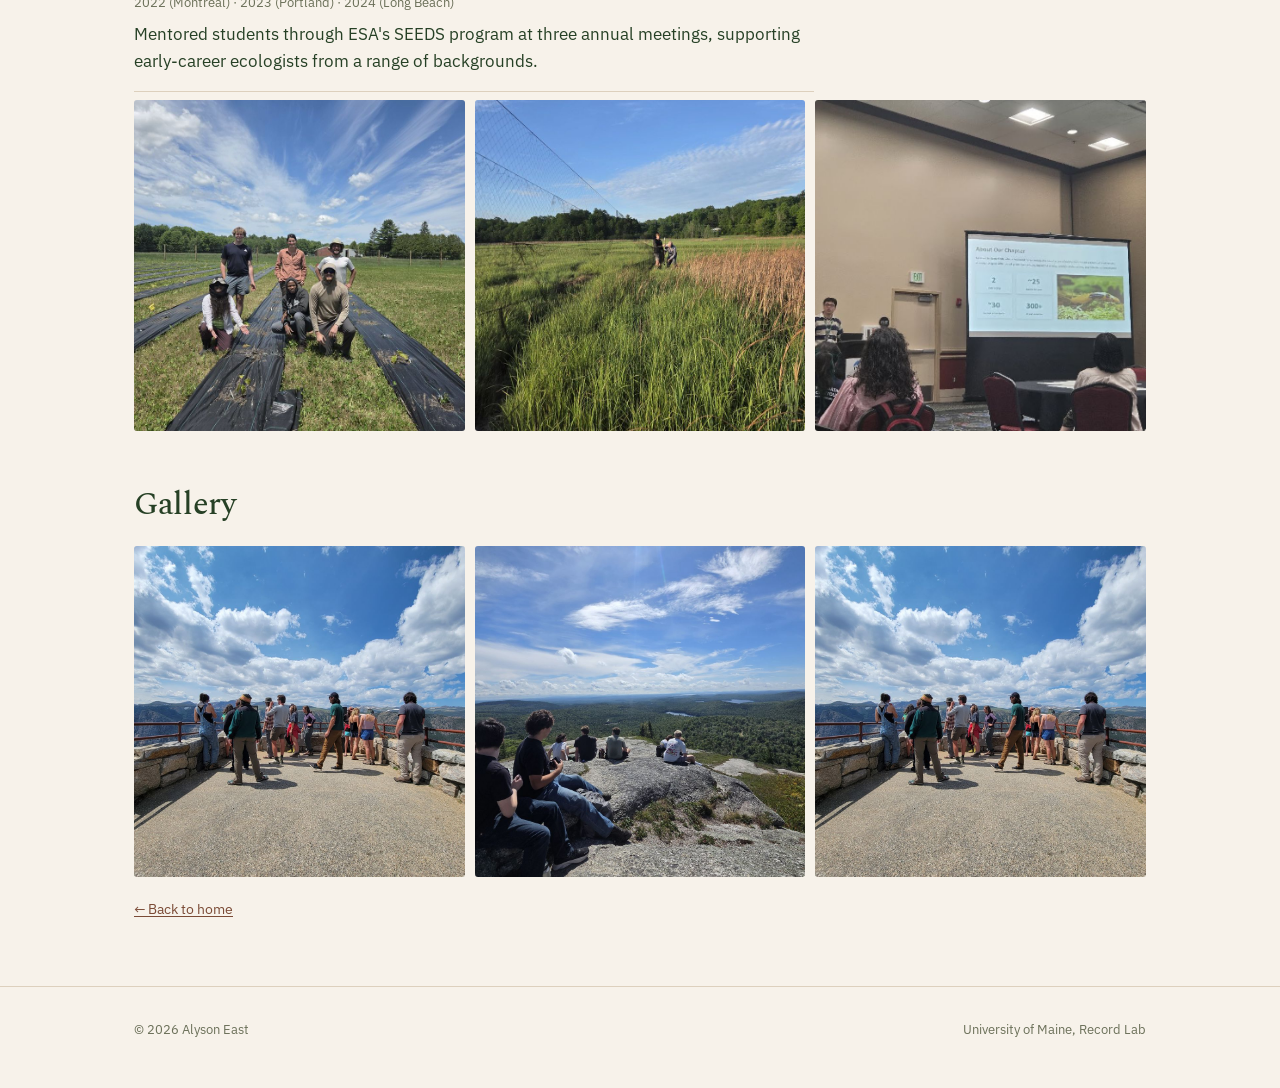
<file: teaching.html>
<!DOCTYPE html>
<html lang="en">
<head>
  <meta charset="utf-8">
  <meta name="viewport" content="width=device-width, initial-scale=1">
  <title>Teaching &amp; mentorship, Alyson East</title>
  <meta name="description" content="Teaching philosophy, courses, and mentorship of Alyson East, quantitative ecologist.">
  <link rel="preconnect" href="https://fonts.googleapis.com">
  <link rel="preconnect" href="https://fonts.gstatic.com" crossorigin>
  <link href="https://fonts.googleapis.com/css2?family=Spectral:ital,wght@0,400;0,500;0,600;1,400&family=IBM+Plex+Sans:wght@400;500;600&display=swap" rel="stylesheet">
  <link rel="stylesheet" href="style.css?v=2026-11-17">
  <script src="site.js"></script>
</head>
<body>
<a class="skip" href="#main">Skip to content</a>

<nav class="site-nav">
  <div class="wrap">
    <a class="brand" href="index.html">Alyson East</a>
    <div class="nav-links">
      <a href="index.html#about">About</a>
      <a href="research.html">Research</a>
      <a href="publications.html">Publications</a>
      <a href="teaching.html" aria-current="page">Teaching & Mentorship</a>
      <a href="cv.html">CV</a>
      <a href="index.html#news">News</a>
      <a href="index.html#contact">Contact</a>
    </div>
  </div>
</nav>

<main id="main">
  <section>
    <div class="wrap">
      <a class="backlink" href="index.html">&larr; Home</a>
      <img class="subhero-img page-banner" src="assets/teaching-hero.jpg"
           alt="Rocky Mountain Vegetation students working with clipboards among conifers and fallen logs"
           onerror="this.style.display='none'">
      <h2>Teaching &amp; mentorship</h2>

      <div class="prose">
        <p>In my teaching of ecology, I strive to prepare a new generation of land managers, scientists,
           conservationists, public policymakers, and stewards. I believe in creating a dynamic learning
           environment that responds to student needs and interests while providing them with strong
           foundations for their studies. A data-driven approach is central to my teaching philosophy,
           where courses evolve based on student feedback, evaluations, and evidence-based pedagogy. I
           emphasize hands-on experiences, whether in the field, lab, or through computer-based exercises,
           to engage students and develop their analytical skills.</p>
        <p>Throughout my teaching career I have mentored undergraduate students in career guidance,
           coding, statistics, and ecological theory. By incorporating these experiences into my
           approach, I aim to build an inclusive and interactive environment that fosters critical
           thinking, problem-solving, and a deeper understanding of ecology, equipping students to excel
           not only as ecologists but in hard skills like coding and GIS.</p>
      </div>

      <!-- ===== Teaching experience ===== -->
      <div class="te-institution">Imageomics Institute and AI &amp; Biodiversity Change Global Center</div>

      <div class="course">
        <h3>Experiential AI &amp; Ecology</h3>
        <div class="role-line">Graduate Teaching Associate · Graduate · 2026–27</div>
        <p>Mentored and instructed in a year-long interdisciplinary, project-driven course that brings
           together biologists and computer scientists to collaborate and answer questions in ecology,
           biology, and biodiversity science using computational machine learning (ML) approaches,
           bridging field ecology and emergent technologies.</p>
      </div>

      <div class="te-institution">University of Maine</div>

      <div class="course course--media">
        <div class="course-body">
          <h3>Research Learning Experience</h3>
          <div class="role-line">Instructor · Undergraduate · 2024, 2026</div>
          <p>Organized and facilitated hands-on field and lab material for an introductory course welcoming
             incoming students to the Ecology and Environmental Science program.</p>
        </div>
        <img class="course-photo" src="assets/teaching/course-rle.jpg" alt="Incoming students sitting on an open granite summit, looking out over Maine forest and lakes"
             loading="lazy" decoding="async" onerror="this.style.display='none'">
      </div>

      <div class="course course--media">
        <div class="course-body">
          <h3>Field Problems in Environmental Science</h3>
          <div class="role-line">Teaching Assistant · Undergraduate · 2017, 2018, 2026</div>
          <p>A weekend fieldwork intensive in which students collect, analyze, and publicly present data.
             The course explores how development in Acadia National Park interacts with biodiversity,
             carbon storage, and the socio-economic impacts of tourism.</p>
        </div>
        <img class="course-photo" src="assets/teaching/course-field-problems.jpg" alt="A student in a Maine sweatshirt recording measurements along a transect tape in dense shrubs"
             loading="lazy" decoding="async" onerror="this.style.display='none'">
      </div>

      <div class="te-institution">Montana State University</div>

      <div class="course course--media">
        <div class="course-body">
          <h3>Rocky Mountain Vegetation</h3>
          <div class="role-line">Teaching Assistant · Undergraduate · Fall 2020, 2021, 2022</div>
          <p>Contributed to iterative curriculum design and student engagement across three years in a lab
             and field setting. Topics ranged from lab-based vegetation identification to USFS habitat
             typing across multiple field trips and regional vegetation analysis.</p>
        </div>
        <img class="course-photo" src="assets/teaching/course-rm-veg.jpg" alt="A student reading a datasheet beside a mountain lake as classmates work nearby"
             loading="lazy" decoding="async" onerror="this.style.display='none'">
      </div>

      <div class="course">
        <h3>LiDAR Remote Sensing</h3>
        <div class="role-line">Invited Lecturer · Undergraduate / Graduate · Fall 2022</div>
        <p>A lecture and companion lab introducing the fundamentals of LiDAR, with in-depth discussion of
           data sources and spatial-temporal scale mismatch. The lab used Anaconda and Python batch
           scripts to download and process GEDI data, then brought it into R for visualization and
           comparison to fine-scale ALS data.</p>
      </div>

      <div class="course course--media">
        <div class="course-body">
          <h3>Alpine Ecology</h3>
          <div class="role-line">Teaching Assistant · Undergraduate · Summer 2022</div>
          <p>Helped lead a weekend field course into the Beartooth Wilderness alpine zone, facilitating
             individual student-run research projects and contributing to a longitudinal plant-height
             dataset. Explored alpine geology, plant phenology, wildlife, and pollinators with a group of
             motivated undergraduates.</p>
        </div>
        <img class="course-photo" src="assets/teaching/course-alpine.jpg" alt="The Alpine Ecology class posed together on a rocky plateau in the Beartooth Mountains under a blue sky"
             loading="lazy" decoding="async" onerror="this.style.display='none'">
      </div>

      <div class="course course--media">
        <div class="course-body">
          <h3>Landscape Ecology</h3>
          <div class="role-line">Teaching Assistant · Graduate · Fall 2021</div>
          <p>Graduate-level technical instruction in applications of landscape ecology using GIS, including
             independently revamping lab material to transition the course from ArcMap to ArcGIS Pro.</p>
        </div>
        <img class="course-photo" src="assets/teaching/course-landscape.jpg" alt="Sagebrush grassland falling away to a winding creek and open Montana prairie"
             loading="lazy" decoding="async" onerror="this.style.display='none'">
      </div>

      <div class="course">
        <h3>Biological Diversity of Life</h3>
        <div class="role-line">Teaching Assistant · Undergraduate · Spring 2021</div>
        <p>Designed lectures for a hybrid-format class along with grading rubrics and assignments.
           Independently taught six lab sections (about 70 students), introducing non-majors to the
           scientific method from research proposal through final presentation of findings.</p>
      </div>

      <!-- ===== Mentorship ===== -->
      <h2 style="margin-top:56px;">Mentorship</h2>

      <!-- Students: one .student per person, nested in the .mentor block for their
           project. With no photo yet, a .student-initials block stands in; swap it
           for an <img class="student-photo"> when one arrives. -->
      <div class="mentor">
        <h3>Cross-Institutional Research Mentor, NEON Beetle Imaging Project</h3>
        <div class="role-line">Arizona State University, University of Maine, and The Ohio State
          University · 2024–present</div>
        <p>Mentoring two ASU biology master's students, three University of Maine undergraduates, and
           one OSU computer science undergraduate in biodiversity imaging, AI workflow development, and
           ecological data integration, supporting interdisciplinary skill-building at the interface of
           ecology and computer vision.</p>
        <div class="students">
          <div class="student" id="nathan-cain">
            <img class="student-photo" src="assets/Students/nathan-cain.jpg" alt="Nathan Cain"
                 loading="lazy" decoding="async" onerror="this.style.display='none'">
            <div>
              <h3>Nathan Cain</h3>
              <div class="role-line">Undergraduate, The Ohio State University · 2025–present</div>
              <p>Nathan works at the interface of ecology and computer vision, developing AI workflows and
                integrating ecological data. He built the AI processing workflow behind
                <a href="publications.html#collection-trays-paper">a publication</a> and the beetle
                dataset, developed highly accurate keypoint estimation for our work on beetle body-size
                variation, and collaborates on experimental sparse autoencoders for a novel
                trait-quantification study (in prep).</p>
            </div>
          </div>
          <div class="student" id="leah-cotton">
            <img class="student-photo" src="assets/Students/leah-cotton.jpg" alt="Leah Cotton holding a small box of three metallic green beetles"
                 loading="lazy" decoding="async" onerror="this.style.display='none'">
            <div>
              <h3>Leah Cotton</h3>
              <div class="role-line">Master's student in Biology, Arizona State University · 2025–2026</div>
              <p>Leah imaged carabid beetles at the NEON Biorepository, learning to photograph specimens in
                a standardized way built for computer vision and to manage the data with robust metadata
                and controls for data leakage. She presented her findings on the status of the collection
                to NEON, with recommendations for collection management, and is a coauthor on
                <a href="publications.html#collection-trays-paper">one publication</a>.</p>
            </div>
          </div>
          <div class="student" id="jacqueline-dominguez">
            <img class="student-photo" src="assets/Students/jacqueline-dominguez.jpg" alt="Jacqueline Dominguez giving two thumbs up"
                 loading="lazy" decoding="async" onerror="this.style.display='none'">
            <div>
              <h3>Jacqueline Dominguez</h3>
              <div class="role-line">Master's student in Biology, Arizona State University · 2025–2026</div>
              <p>Jacqueline imaged carabid beetles at the NEON Biorepository, learning to photograph
                specimens in a standardized way built for computer vision and to manage the data with
                robust metadata and controls for data leakage. She is a coauthor on
                <a href="publications.html#collection-trays-paper">one publication</a>.</p>
            </div>
          </div>
          <div class="student" id="nicole-mcadam">
            <div class="student-initials" aria-hidden="true">NM</div>
            <div>
              <h3>Nicole McAdam</h3>
              <div class="role-line">Undergraduate, University of Maine · 2026</div>
              <p>Nicole annotated beetle morphometrics and documented the methods, picking up the basics of
                the command line and Python along the way. She also helped establish a large red oak
                common garden experiment.</p>
            </div>
          </div>
          <div class="student" id="kaitlyn-washburn">
            <img class="student-photo" src="assets/Students/kaitlyn-washburn.jpg" alt="Kaitlyn Washburn smiling at a table"
                 loading="lazy" decoding="async" onerror="this.style.display='none'">
            <div>
              <h3>Kaitlyn Washburn</h3>
              <div class="role-line">Undergraduate, University of Maine · 2026–present</div>
              <p>Kaitlyn annotates beetle morphometrics and documents the methods, with a first introduction
                to the command line and Python. She also helps maintain the large red oak common garden
                experiment.</p>
            </div>
          </div>
          <div class="student" id="gaven-hollenbeck">
            <div class="student-initials" aria-hidden="true">GH</div>
            <div>
              <h3>Gaven Hollenbeck</h3>
              <div class="role-line">Undergraduate, University of Maine · 2026–present</div>
              <p>Gaven annotates beetle morphometrics and documents the methods, with a first introduction
                to the command line and Python.</p>
            </div>
          </div>
        </div>
      </div>

      <div class="mentor">
        <h3>Undergraduate Research Mentor, Forest Remote Sensing</h3>
        <div class="role-line">University of Maine · 2024–present</div>
        <p>Mentoring undergraduate researchers on dissertation-related projects, with training in data
           analysis, scientific writing, and publication development.</p>
        <div class="students">
          <div class="student" id="sarah-mccullough">
            <div class="student-initials" aria-hidden="true">SM</div>
            <div>
              <h3><a href="https://www.linkedin.com/in/sarah-mccullough-3491172b3/">Sarah McCullough</a></h3>
              <div class="role-line">Undergraduate, University of Maine · 2025</div>
              <p>Sarah worked on GIS projects and tree crown annotation, and wrote a blog post reviewing the
                literature on tree crowns. She has since gone on to graduate school in Ottawa, Canada.</p>
            </div>
          </div>
          <div class="student" id="aaron-loud">
            <div class="student-initials" aria-hidden="true">AL</div>
            <div>
              <h3>Aaron Loud</h3>
              <div class="role-line">Undergraduate, University of Maine · 2024</div>
              <p>Aaron worked on GIS projects and tree crown annotation.</p>
            </div>
          </div>
        </div>
      </div>

      <div class="mentor">
        <h3>SEEDS Mentor, Ecological Society of America</h3>
        <div class="role-line">2022 (Montreal) · 2023 (Portland) · 2024 (Long Beach)</div>
        <p>Mentored students through ESA's SEEDS program at three annual meetings, supporting early-career
           ecologists from a range of backgrounds.</p>
      </div>

      <div class="gallery">
        <img src="assets/teaching/mentor-01.jpg" alt="A field crew posed among planting rows covered in black ground cloth, under a wide blue sky" loading="lazy" decoding="async" onerror="this.style.display='none'">
        <img src="assets/teaching/mentor-02.jpg" alt="A mist net strung across a tall-grass meadow at the edge of a Maine forest during field work" loading="lazy" decoding="async" onerror="this.style.display='none'">
        <img src="assets/teaching/mentor-03.jpg" alt="A SEEDS student presenting a slide about their chapter to an audience at the ESA Annual Meeting" loading="lazy" decoding="async" onerror="this.style.display='none'">
      </div>

      <h2 style="margin-top:56px;">Gallery</h2>
      <div class="gallery">
        <img src="assets/teaching/02.jpg" alt="Students taking in the view from a mountain overlook" onerror="this.style.display='none'">
        <img src="assets/teaching/04.jpg" alt="A field course group on a granite summit, looking out over forested hills" onerror="this.style.display='none'">
        <img src="assets/teaching/05.jpg" alt="The Alpine Ecology class gathered on a high, rocky plateau in the Beartooth Mountains" onerror="this.style.display='none'">
      </div>

      <a class="section-link" href="index.html">&larr; Back to home</a>
    </div>
  </section>
</main>

<footer>
  <div class="wrap">
    <span>&copy; <span id="year"></span> Alyson East</span>
    <span>University of Maine, Record Lab</span>
  </div>
</footer>
</body>
</html>
</file>
<file: style.css>
/* =========================================================
   Alyson East — personal site
   One stylesheet drives every page. Edit tokens below to
   restyle the whole site at once.
   ========================================================= */

:root {
  /* Earth tones. Source swatches: #DDCBB7 sand, #7B4B36 bark,
     #264025 deep forest, #82896E lichen, #AD6B4B terracotta. */
  --paper:      #f7f2ea;  /* warm sand-paper background, tint of #DDCBB7 */
  --paper-deep: #ece1d2;  /* slightly recessed panels, photo placeholders */
  --surface:    #fffdf9;  /* raised surfaces, photos          */
  --ink:        #264025;  /* deep forest green                */
  --ink-soft:   #545a49;  /* secondary text                   */
  --ink-faint:  #6b7059;  /* captions, dates (lichen, darkened for contrast) */
  --line:       #ddd0bd;  /* hairline dividers                */
  --accent:     #7b4b36;  /* bark brown: links, interaction   */
  --accent-deep:#5c3626;  /* hover / active                   */
  --accent-warm:#ad6b4b;  /* terracotta: decorative marks only, not text */
  --lichen:     #82896e;  /* muted sage, decorative           */

  --measure: 68ch;        /* prose line length                */
  --serif: "Spectral", Georgia, "Times New Roman", serif;
  --sans: "IBM Plex Sans", -apple-system, BlinkMacSystemFont, "Segoe UI", sans-serif;

  --wrap: 1060px;
}

/* ---------- reset-ish ---------- */
*, *::before, *::after { box-sizing: border-box; }
html {
  -webkit-text-size-adjust: 100%;
  scroll-behavior: smooth;
  /* keep anchored sections clear of the sticky nav when you jump to them */
  scroll-padding-top: 4.75rem;
}
body {
  margin: 0;
  background: var(--paper);
  color: var(--ink);
  font-family: var(--sans);
  font-size: 17px;
  line-height: 1.6;
  -webkit-font-smoothing: antialiased;
  text-rendering: optimizeLegibility;
}
@media (prefers-reduced-motion: reduce) {
  html { scroll-behavior: auto; }
  * { animation: none !important; transition: none !important; }
}

img { max-width: 100%; display: block; }
a {
  color: var(--accent);
  text-decoration: underline;
  text-underline-offset: 2px;
  text-decoration-thickness: 1px;
  transition: color .15s ease;
}
a:hover { color: var(--accent-deep); }
a:focus-visible {
  outline: 2px solid var(--accent);
  outline-offset: 2px;
  border-radius: 2px;
}

/* ---------- layout ---------- */
.wrap { width: 100%; max-width: var(--wrap); margin: 0 auto; padding: 0 24px; }
.narrow { max-width: var(--measure); }

section { padding: 64px 0; border-top: 1px solid var(--line); }
[id] { scroll-margin-top: 4.75rem; }
section:first-of-type { border-top: 0; }

/* ---------- type ---------- */
h1, h2, h3 { font-family: var(--serif); font-weight: 500; color: var(--ink); line-height: 1.15; }
h2 {
  font-size: clamp(1.5rem, 1.1rem + 1.6vw, 2rem);
  margin: 0 0 1.4rem;
  letter-spacing: -0.01em;
}
h3 { font-size: 1.2rem; margin: 0 0 .4rem; }
p { margin: 0 0 1.1rem; max-width: var(--measure); }
.lead { font-size: 1.12rem; color: var(--ink-soft); }

/* ---------- nav ---------- */
.site-nav {
  position: sticky; top: 0; z-index: 50;
  background: color-mix(in srgb, var(--paper) 88%, transparent);
  backdrop-filter: saturate(140%) blur(8px);
  border-bottom: 1px solid var(--line);
}
.site-nav .wrap {
  display: flex; align-items: baseline; justify-content: space-between;
  gap: 20px; padding-top: 14px; padding-bottom: 14px; flex-wrap: wrap;
}
.brand {
  font-family: var(--serif); font-size: 1.15rem; font-weight: 600;
  color: var(--ink); text-decoration: none; letter-spacing: -0.01em;
  white-space: nowrap;
}
.brand:hover { color: var(--ink); }
.nav-links { display: flex; gap: 22px; flex-wrap: wrap; }
.nav-links a {
  font-size: .82rem; letter-spacing: .04em; color: var(--ink-soft);
  text-decoration: none; padding-bottom: 2px; border-bottom: 1px solid transparent;
}
.nav-links a:hover,
.nav-links a[aria-current="page"] { color: var(--ink); border-bottom-color: var(--accent); }

/* ---------- hero ---------- */
.hero { padding-top: 72px; padding-bottom: 56px; }
.hero-grid {
  display: grid; grid-template-columns: 1.4fr 1fr; gap: 48px; align-items: center;
}
.hero h1 {
  font-size: clamp(2.4rem, 1.4rem + 3.4vw, 3.6rem);
  margin: 0 0 .5rem; letter-spacing: -0.02em;
}
.role {
  font-family: var(--sans); font-size: 1.05rem; color: var(--accent);
  font-weight: 500; margin: 0 0 1.6rem;
}
.hero-photo {
  border-radius: 3px;
  aspect-ratio: 3 / 4;
  object-fit: cover;
  width: 100%;
  background: var(--paper-deep);
  box-shadow: 0 1px 0 var(--line);
}
.hero-reveal { opacity: 0; transform: translateY(10px); animation: rise .7s ease forwards; }
.hero-reveal.d1 { animation-delay: .05s; }
.hero-reveal.d2 { animation-delay: .16s; }
@keyframes rise { to { opacity: 1; transform: none; } }
@media (prefers-reduced-motion: reduce) {
  .hero-reveal { opacity: 1; transform: none; }
}

/* ---------- link row ---------- */
.links { display: flex; flex-wrap: wrap; gap: 6px 20px; margin-top: 4px; list-style: none; padding: 0; }
.links a { font-size: .9rem; }

/* ---------- highlights ---------- */
.highlights { list-style: none; margin: 0; padding: 0; max-width: var(--measure); }
.highlights li {
  padding: 14px 0 14px 22px; position: relative; border-bottom: 1px solid var(--line);
}
.highlights li:last-child { border-bottom: 0; }
.highlights li::before {
  content: ""; position: absolute; left: 0; top: 24px;
  width: 7px; height: 7px; background: var(--accent-warm); border-radius: 50%;
}

/* ---------- research ---------- */
.research-lede { margin-bottom: 40px; }
.area { display: grid; grid-template-columns: 200px 1fr; gap: 28px; margin-bottom: 40px; align-items: start; }
.area:last-child { margin-bottom: 0; }
.area img { border-radius: 3px; aspect-ratio: 5 / 4; object-fit: cover; background: var(--paper-deep); }
.area .body { max-width: var(--measure); }
.area h3 { margin-bottom: .5rem; }
.area p { margin-bottom: 0; }

.more-research { margin-top: 8px; border-top: 1px solid var(--line); padding-top: 28px; }
.more-research h3 { font-family: var(--sans); font-size: .95rem; font-weight: 600; color: var(--ink-soft); margin-bottom: 1rem; }
.more-list { display: grid; grid-template-columns: repeat(2, 1fr); gap: 20px 40px; }
.more-list dt { font-family: var(--serif); font-size: 1.02rem; margin-bottom: 2px; }
.more-list dd { margin: 0 0 0 0; color: var(--ink-soft); font-size: .95rem; }
.more-list > div { max-width: 40ch; }

/* ---------- publications ---------- */
/* Grouped by year (the .year-head rows below). Inside a group each entry
   stacks title, authors, venue and links, with an optional figure in a
   right-hand column. Entries without a figure keep the single column. */
.pub-list { list-style: none; margin: 0; padding: 0; }
.pub-list li { padding: 22px 0; border-bottom: 1px solid var(--line); }
.pub-list li:last-child { border-bottom: 0; }

.pub-entry--media {
  display: grid;
  grid-template-columns: minmax(0, 1fr) 12rem;
  gap: 0 32px;
  align-items: start;
}
.pub-body { max-width: var(--measure); }

.pub-title {
  font-family: var(--serif); font-weight: 500; font-size: 1.12rem;
  line-height: 1.3; margin: 0 0 .4rem; color: var(--ink);
}
/* A title link stays ink so the page doesn't turn brown; the hairline
   underline carries the affordance and the accent arrives on hover. */
.pub-title a {
  color: var(--ink);
  text-decoration: underline;
  text-decoration-color: var(--line);
  text-decoration-thickness: 1px;
  text-underline-offset: 3px;
}
.pub-title a:hover { color: var(--accent); text-decoration-color: currentColor; }

.pub-authors { font-size: .92rem; color: var(--ink-soft); margin: 0 0 .25rem; }
.pub-authors .me { font-weight: 600; color: var(--ink); }

.pub-venue { font-size: .92rem; color: var(--ink-soft); font-style: italic; margin: 0; }

.pub-links {
  display: flex; flex-wrap: wrap; align-items: baseline;
  gap: 0; margin: .6rem 0 0; font-size: .85rem;
}
.pub-links a { text-decoration: none; border-bottom: 1px solid var(--line); }
.pub-links a:hover { border-bottom-color: var(--accent); }
/* separator is drawn, not typed, so no middle dots live in the prose */
.pub-links a + a { margin-left: .9em; }
.pub-links a + a::before {
  content: ""; display: inline-block; vertical-align: middle;
  width: 3px; height: 3px; border-radius: 50%;
  background: var(--accent-warm); margin-right: .9em;
}

.pub-fig { align-self: start; }
.pub-fig img {
  width: 100%; height: auto; border-radius: 3px;
  background: var(--paper-deep);
}

/* .pub-meta is the small note (the authorship key under "At a glance"), not part of an entry */
.pub-meta { font-size: .82rem; color: var(--ink-faint); }
p.pub-meta { margin-top: 28px; }

@media (max-width: 820px) {
  .pub-entry--media { grid-template-columns: minmax(0, 1fr); }
  .pub-fig { margin-top: 14px; max-width: 320px; }
}
.year-head {
  font-family: var(--sans); font-weight: 600; font-size: .8rem;
  letter-spacing: .06em; color: var(--ink-faint);
  margin: 34px 0 10px; padding-bottom: 6px; border-bottom: 1px solid var(--ink);
}
.year-head:first-of-type { margin-top: 0; }

/* ---------- teaching ---------- */
.course { padding: 20px 0; border-bottom: 1px solid var(--line); }
.course:last-child { border-bottom: 0; }
.course h3 { margin-bottom: .2rem; }
.course .where { font-size: .85rem; color: var(--ink-faint); margin-bottom: .5rem; }
.course p { margin-bottom: 0; }

/* ---------- news ---------- */
/* One flat feed, newest first. Each row is a date rail plus the item text.
   The old year/month headings are gone: the date travels with the item. */
.news { border-top: 1px solid var(--line); }
.news-item {
  display: grid; grid-template-columns: 6.5rem minmax(0, 1fr);
  gap: 0 24px;
  padding: 16px 0;
  border-bottom: 1px solid var(--line);
}
.news-date {
  font-family: var(--sans); font-size: .78rem; font-weight: 500;
  letter-spacing: .04em; color: var(--ink-faint);
  padding-top: .25rem; white-space: nowrap;
}
.news-item p { margin: 0; max-width: var(--measure); }
.news.scrollpanel .news-item:last-child { border-bottom: 0; }
@media (max-width: 560px) {
  .news-item { grid-template-columns: 1fr; gap: 4px; }
  .news-date { padding-top: 0; }
}

/* ---------- scroll panel ---------- */
/* A long list capped to a comfortable height and scrolled in place. Every
   item stays in the DOM, so find-in-page and screen readers still see them.
   The bottom fade is an affordance; it lifts once you reach the end. */
.scrollpanel {
  position: relative;
  max-height: 34rem;
  overflow-y: auto;
  border-bottom: 1px solid var(--line);
  overscroll-behavior: contain;
  -webkit-mask-image: linear-gradient(to bottom, #000 calc(100% - 2.5rem), transparent);
          mask-image: linear-gradient(to bottom, #000 calc(100% - 2.5rem), transparent);
}
.scrollpanel[data-scrolled-end="true"] {
  -webkit-mask-image: none; mask-image: none;
}
.scrollpanel:focus-visible { outline: 2px solid var(--accent); outline-offset: 0; }
.scrollpanel-count {
  font-size: .78rem; letter-spacing: .06em; color: var(--ink-faint);
  margin-top: 10px;
}

/* ---------- contact / footer ---------- */
.contact p { max-width: var(--measure); }
.contact .lines { font-size: .98rem; line-height: 1.9; }
footer {
  border-top: 1px solid var(--line); padding: 32px 0 48px;
  color: var(--ink-faint); font-size: .82rem;
}
footer .wrap { display: flex; justify-content: space-between; gap: 16px; flex-wrap: wrap; }

/* ---------- utilities ---------- */
.section-link { font-size: .85rem; margin-top: 22px; display: inline-block; }
.skip {
  position: absolute; left: -999px; top: 0;
  background: var(--ink); color: var(--paper); padding: 8px 14px; z-index: 100;
}
.skip:focus { left: 12px; top: 12px; }

/* ---------- responsive ---------- */
@media (max-width: 820px) {
  .hero-grid { grid-template-columns: 1fr; gap: 28px; }
  .hero-photo { max-width: 300px; }
  .area { grid-template-columns: 1fr; gap: 14px; }
  .area img { max-width: 320px; }
  .more-list { grid-template-columns: 1fr; }
}
@media (max-width: 560px) {
  body { font-size: 16px; }
  section { padding: 48px 0; }
  .nav-links { gap: 16px; }
  footer .wrap { flex-direction: column; }
  /* the nav wraps to two rows here, so anchors need more clearance */
  html { scroll-padding-top: 6.25rem; }
  [id] { scroll-margin-top: 6.25rem; }
}

/* ---------- research text blocks (no-image variant) ---------- */
.rblock { margin-bottom: 32px; max-width: var(--measure); }
.rblock:last-of-type { margin-bottom: 0; }
.rblock h3 { margin-bottom: .35rem; }
.rblock p { margin-bottom: 0; }
.photo-credit { font-size: .78rem; color: var(--ink-faint); margin-top: 6px; }

/* ---------- single-column hero ---------- */
.hero-inner { max-width: 820px; }
.hero-inner .role { max-width: 46ch; }
.hero-inner p:not(.role) { max-width: var(--measure); }

/* =========================================================
   Project detail pages, metrics, teaching, gallery
   ========================================================= */

/* back link */
.backlink { font-size: .85rem; display: inline-block; margin-bottom: 20px; }

/* project sub-hero */
.subhero { padding-top: 56px; padding-bottom: 8px; }
.subhero h1 {
  font-family: var(--serif); font-weight: 500;
  font-size: clamp(2rem, 1.3rem + 2.4vw, 3rem);
  letter-spacing: -0.02em; margin: 0 0 .6rem;
}
.subhero .role { max-width: 60ch; margin-bottom: 0; }
.subhero-img {
  width: 100%; aspect-ratio: 21 / 9; object-fit: cover;
  border-radius: 3px; margin-top: 28px; background: var(--paper-deep);
}

/* prose wrapper */
.prose { max-width: var(--measure); }
.prose p { max-width: var(--measure); }

/* metrics strip: live badges + manual stats */
.metrics {
  display: flex; flex-wrap: wrap; gap: 40px; align-items: flex-end;
  padding: 26px 0 30px; margin: 4px 0 8px;
  border-top: 1px solid var(--line); border-bottom: 1px solid var(--line);
}
.metric { display: flex; flex-direction: column; gap: 10px; min-width: 88px; }
.metric-badge { min-height: 64px; display: flex; align-items: center; }
.metric-num {
  font-family: var(--serif); font-size: 2.4rem; line-height: 1;
  color: var(--ink); font-weight: 500;
}
.metric-label { font-size: .8rem; color: var(--ink-faint); max-width: 20ch; line-height: 1.35; }
.metrics-note { font-size: .78rem; color: var(--ink-faint); margin-top: 4px; }

/* inline publication list on project pages */
.pub-inline { list-style: none; margin: 0; padding: 0; }
.pub-inline li { padding: 12px 0; border-bottom: 1px solid var(--line); max-width: 82ch; }
.pub-inline li:last-child { border-bottom: 0; }

/* collaborators / facts aside */
.facts { list-style: none; margin: 0; padding: 0; max-width: var(--measure); }
.facts li { padding: 8px 0; border-bottom: 1px solid var(--line); display: flex; gap: 16px; }
.facts li:last-child { border-bottom: 0; }
.facts dt, .facts .k { font-weight: 600; min-width: 150px; color: var(--ink); }
.facts .v { color: var(--ink-soft); }

/* gallery */
.gallery {
  display: grid; grid-template-columns: repeat(3, 1fr); gap: 10px; margin-top: 8px;
}
.gallery img {
  width: 100%; aspect-ratio: 1 / 1; object-fit: cover; border-radius: 3px;
  background: var(--paper-deep);
}
.gallery-empty { color: var(--ink-faint); font-size: .9rem; max-width: var(--measure); }
@media (max-width: 640px) { .gallery { grid-template-columns: repeat(2, 1fr); } }

/* teaching: role line under course title */
.course .role-line { font-size: .82rem; color: var(--ink-faint); margin-bottom: .5rem; }
.te-institution {
  font-family: var(--sans); font-weight: 600; font-size: .82rem;
  letter-spacing: .06em; color: var(--ink-faint);
  margin: 40px 0 6px; padding-bottom: 6px; border-bottom: 1px solid var(--ink);
}
.te-institution:first-of-type { margin-top: 8px; }

/* mentorship blocks */
.mentor { padding: 16px 0; border-bottom: 1px solid var(--line); max-width: var(--measure); }
.mentor:last-child { border-bottom: 0; }
.mentor h3 { font-family: var(--serif); font-size: 1.1rem; margin-bottom: .1rem; }
.mentor .role-line { font-size: .82rem; color: var(--ink-faint); margin-bottom: .5rem; }
.mentor p { margin-bottom: 0; }
.mentor .students { grid-template-columns: 1fr; margin-top: 14px; }

/* research overview: link on flagship blocks */
.rblock .readmore,
.area .readmore { display: inline-block; margin-top: .6rem; font-size: .9rem; }

/* home: wide landscape banner above the bio */
.hero--banner { padding-top: 32px; }
.hero-banner { margin-top: 0; margin-bottom: 44px; }

/* publications: "At a glance" summary, a grid of .metric cells */
.pub-summary {
  display: grid; grid-template-columns: repeat(3, minmax(0, 1fr));
  gap: 28px 40px; align-items: start; border-top: 0; margin-bottom: 0;
}
.pub-summary .metric { min-width: 0; gap: 8px; }
.pub-summary .metric-label { max-width: 32ch; font-size: .85rem; color: var(--ink-soft); }
@media (max-width: 820px) { .pub-summary { grid-template-columns: repeat(2, minmax(0, 1fr)); } }
@media (max-width: 480px) { .pub-summary { grid-template-columns: 1fr; } }

/* =========================================================
   CV page
   Each group is a .te-institution label, an h2, then either
   .cv-entry rows (date rail + body, like a .news-item) or a
   .cv-records list (name and detail, date on the right).
   ========================================================= */
.cv-intro { display: flex; flex-wrap: wrap; gap: 6px 20px; align-items: baseline; }
.cv-group { margin-top: 56px; }
.cv-group > h2 { margin-bottom: .4rem; }
.cv-group > .cv-sub { color: var(--ink-soft); font-size: .95rem; margin-bottom: 1rem; }
.cv-group .te-institution { margin-top: 0; }

.cv-entry {
  display: grid; grid-template-columns: 8.5rem minmax(0, 1fr);
  gap: 0 24px; padding: 16px 0; border-bottom: 1px solid var(--line);
}
.cv-entry:last-child { border-bottom: 0; }
.cv-date {
  font-size: .78rem; font-weight: 500; letter-spacing: .04em;
  color: var(--ink-faint); padding-top: .3rem;
}
.cv-entry h3 { font-size: 1.08rem; margin-bottom: .15rem; }
.cv-entry .role-line { font-size: .85rem; color: var(--accent); margin-bottom: .35rem; }
.cv-entry p { font-size: .95rem; color: var(--ink-soft); margin-bottom: 0; }
.cv-entry ul { margin: .3rem 0 0; padding-left: 1.1rem; font-size: .95rem; color: var(--ink-soft); max-width: var(--measure); }
.cv-entry li { margin-bottom: .2rem; }

.cv-records { list-style: none; margin: 0; padding: 0; border-top: 1px solid var(--line); }
.cv-records li {
  display: flex; justify-content: space-between; gap: 24px; align-items: baseline;
  padding: 12px 0 12px .85rem; border-bottom: 1px solid var(--line);
  border-left: 2px solid transparent;
}
.cv-records .name { font-weight: 600; color: var(--ink); display: block; }
.cv-records .detail { font-size: .9rem; color: var(--ink-soft); display: block; max-width: var(--measure); }
.cv-records .when { font-size: .78rem; color: var(--ink-faint); white-space: nowrap; letter-spacing: .04em; }
/* leadership roles and major contributions */
.cv-records li.hl { border-left-color: var(--accent-warm); }
.cv-records li.hl .name { color: var(--accent); }
.cv-note { font-size: .82rem; color: var(--ink-faint); margin-top: 10px; }

@media (max-width: 560px) {
  .cv-entry { grid-template-columns: 1fr; gap: 4px; }
  .cv-date { padding-top: 0; }
  .cv-records li { flex-direction: column; gap: 2px; }
  .cv-records .when { order: -1; }
}

/* =========================================================
   Photo slots added from the photo plan
   Every image keeps the onerror hide, so a missing file only
   leaves the text behind.
   ========================================================= */

/* news: optional square thumbnail as a third column */
.news-item--media {
  grid-template-columns: 6.5rem minmax(0, 1fr) 9rem;
  align-items: center;
}
.news-thumb {
  width: 9rem; aspect-ratio: 1 / 1; object-fit: cover;
  border-radius: 4px; background: var(--paper-deep);
}
@media (max-width: 700px) {
  .news-item--media { grid-template-columns: 6.5rem minmax(0, 1fr) 6.5rem; }
  .news-thumb { width: 6.5rem; }
}
@media (max-width: 560px) {
  .news-item--media {
    grid-template-columns: minmax(0, 1fr) 6rem; gap: 8px 16px;
    align-items: start;
  }
  .news-item--media .news-date { grid-column: 1 / -1; }
  .news-thumb { width: 6rem; }
}

/* a list or text block with one photo beside it (home highlights) */
.media-split {
  display: grid; grid-template-columns: minmax(0, 1fr) 20rem;
  gap: 48px; align-items: start;
}
.media-split-photo { margin: 0; }
.media-split-photo img { width: 100%; height: auto; border-radius: 3px; background: var(--paper-deep); }
.media-split-photo figcaption,
.figure figcaption { font-size: .78rem; color: var(--ink-faint); margin-top: 8px; max-width: var(--measure); }

/* inline figure between paragraphs on a project page */
.figure { margin: 32px 0; max-width: 46rem; }
.figure img { width: 100%; height: auto; border-radius: 3px; background: var(--paper-deep); }

/* teaching: a course with a photo, laid out like .pub-entry--media */
.course--media {
  display: grid; grid-template-columns: minmax(0, 1fr) 13rem;
  gap: 0 32px; align-items: start;
}
.course-body { max-width: var(--measure); }
.course-photo {
  width: 100%; aspect-ratio: 4 / 3; object-fit: cover;
  border-radius: 3px; background: var(--paper-deep);
}

/* page banner on an inner page (teaching) */
.page-banner { margin: 0 0 36px; }

/* research overview: thumbnail beside an "additional research" item */
.more-list > div.has-thumb {
  display: grid; grid-template-columns: minmax(0, 1fr) 6rem;
  column-gap: 16px; max-width: calc(40ch + 7rem);
}
.has-thumb dt, .has-thumb dd { grid-column: 1; }
.has-thumb .more-thumb { grid-column: 2; grid-row: 1 / span 2; }
.more-thumb img {
  width: 6rem; aspect-ratio: 4 / 3; object-fit: cover;
  border-radius: 3px; background: var(--paper-deep);
}

/* students: photo (or initials) beside a short bio */
.students {
  display: grid; grid-template-columns: repeat(2, minmax(0, 1fr));
  gap: 0 40px; margin-top: 8px;
}
.student {
  display: grid; grid-template-columns: 7rem minmax(0, 1fr);
  gap: 0 22px; padding: 20px 0; border-bottom: 1px solid var(--line);
  align-items: start;
}
.student-photo, .student-initials {
  width: 7rem; aspect-ratio: 1 / 1; border-radius: 4px;
  object-fit: cover; background: var(--paper-deep);
}
.student-initials {
  display: flex; align-items: center; justify-content: center;
  font-family: var(--serif); font-size: 1.8rem; color: var(--ink-faint);
}
.student h3 { font-size: 1.05rem; margin-bottom: .1rem; }
.student .role-line { font-size: .82rem; color: var(--ink-faint); margin-bottom: .4rem; }
.student p { font-size: .93rem; color: var(--ink-soft); margin: 0; }
.cv-group .cv-subhead { margin-top: 36px; }

/* CV: small portrait beside the page heading */
.cv-head {
  display: grid; grid-template-columns: minmax(0, 1fr) auto;
  gap: 0 40px; align-items: start;
}
.cv-portrait {
  width: 8rem; aspect-ratio: 1 / 1; object-fit: cover;
  border-radius: 3px; background: var(--paper-deep);
}

@media (max-width: 820px) {
  .media-split { grid-template-columns: 1fr; gap: 28px; }
  .media-split-photo { max-width: 420px; }
  .course--media { grid-template-columns: minmax(0, 1fr); }
  .course-photo { margin-top: 14px; max-width: 320px; }
  .students { grid-template-columns: 1fr; }
}
@media (max-width: 560px) {
  .cv-portrait { width: 5.5rem; }
  .cv-head { gap: 0 20px; }
}

/* =========================================================
   Scroll reveal
   A single short fade-up as each section enters the viewport.
   .rise is only hidden when site.js has run (html.js), so with
   JavaScript off every section renders normally. is-in is added
   by the observer in site.js, immediately under reduced motion.
   ========================================================= */
.js .rise { opacity: 0; transform: translateY(10px); }
.js .rise.is-in {
  opacity: 1; transform: none;
  transition: opacity .5s ease, transform .5s ease;
}
@media (prefers-reduced-motion: reduce) {
  .js .rise, .js .rise.is-in { opacity: 1; transform: none; transition: none; }
}

/* ---------- print ---------- */
@media print {
  .site-nav, .skip { display: none; }
  .js .rise { opacity: 1; transform: none; }
  .scrollpanel {
    max-height: none; overflow: visible;
    -webkit-mask-image: none; mask-image: none;
  }
}
</file>
